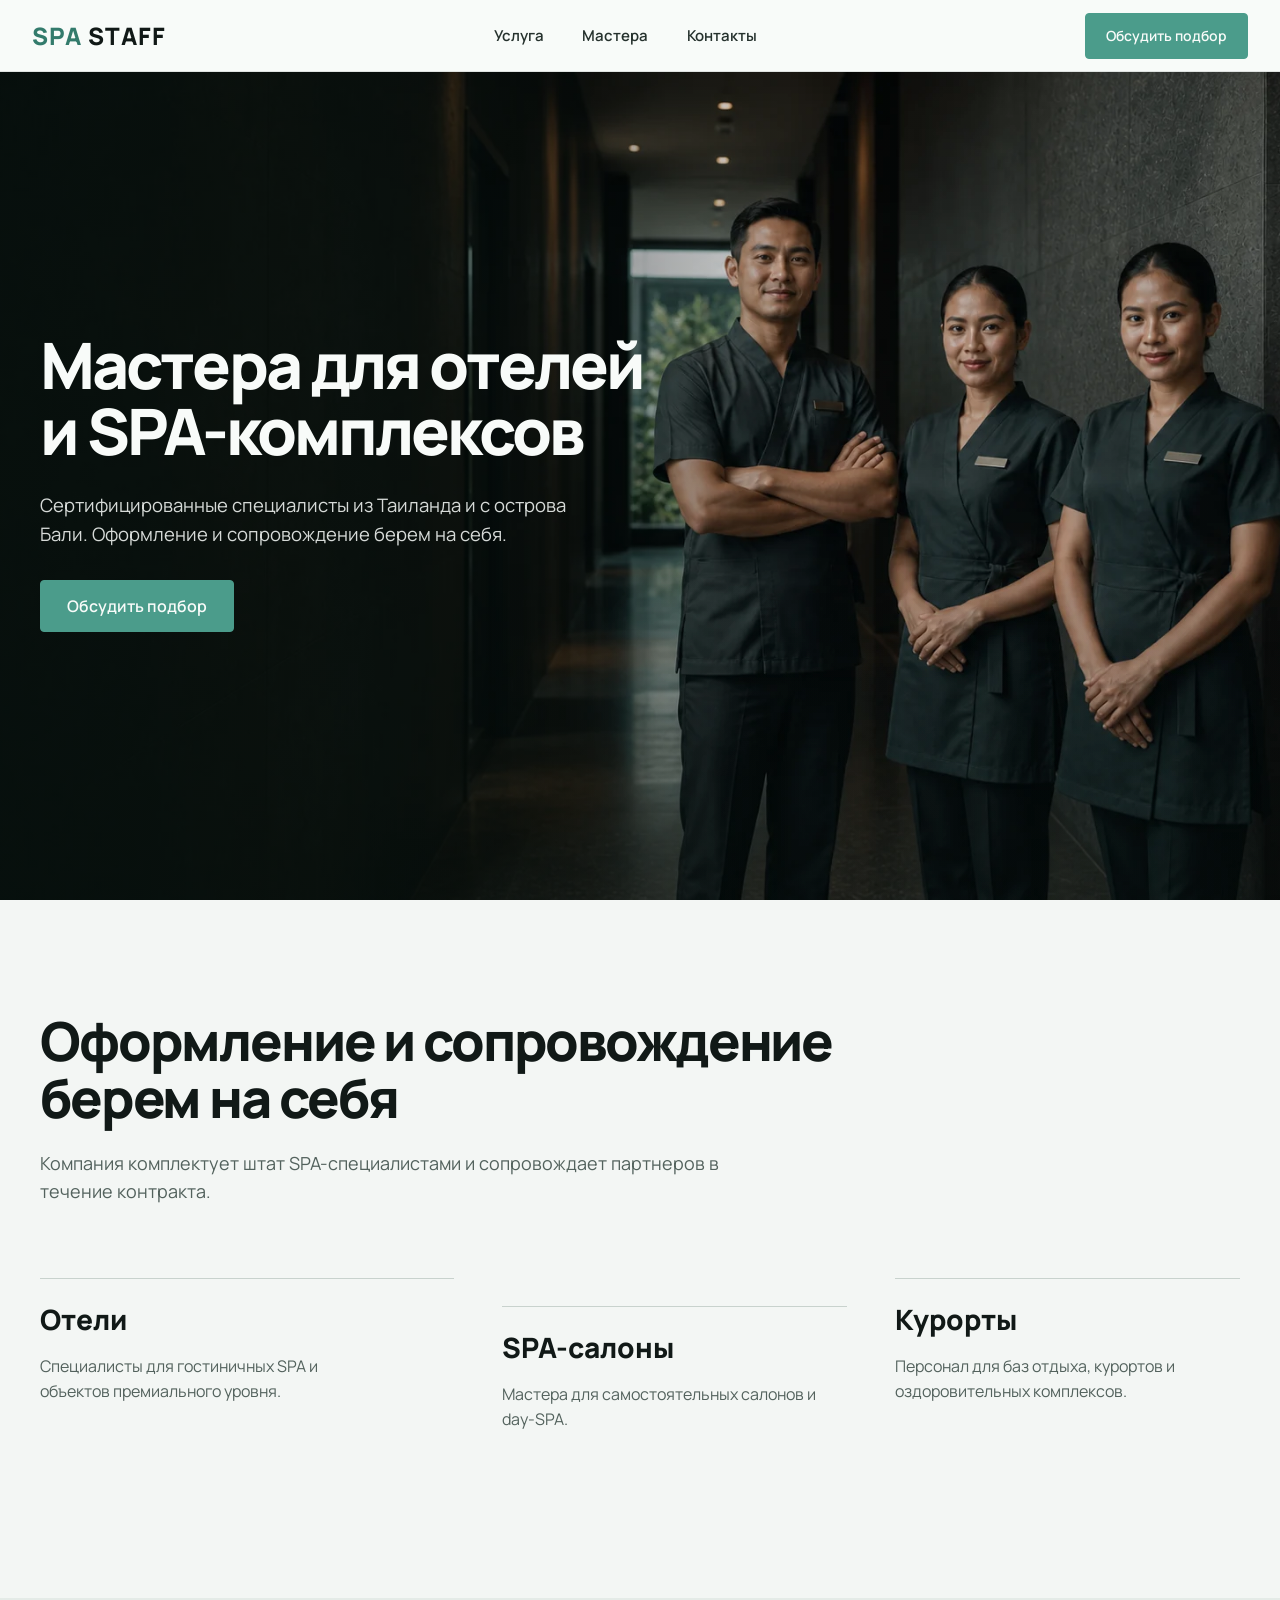
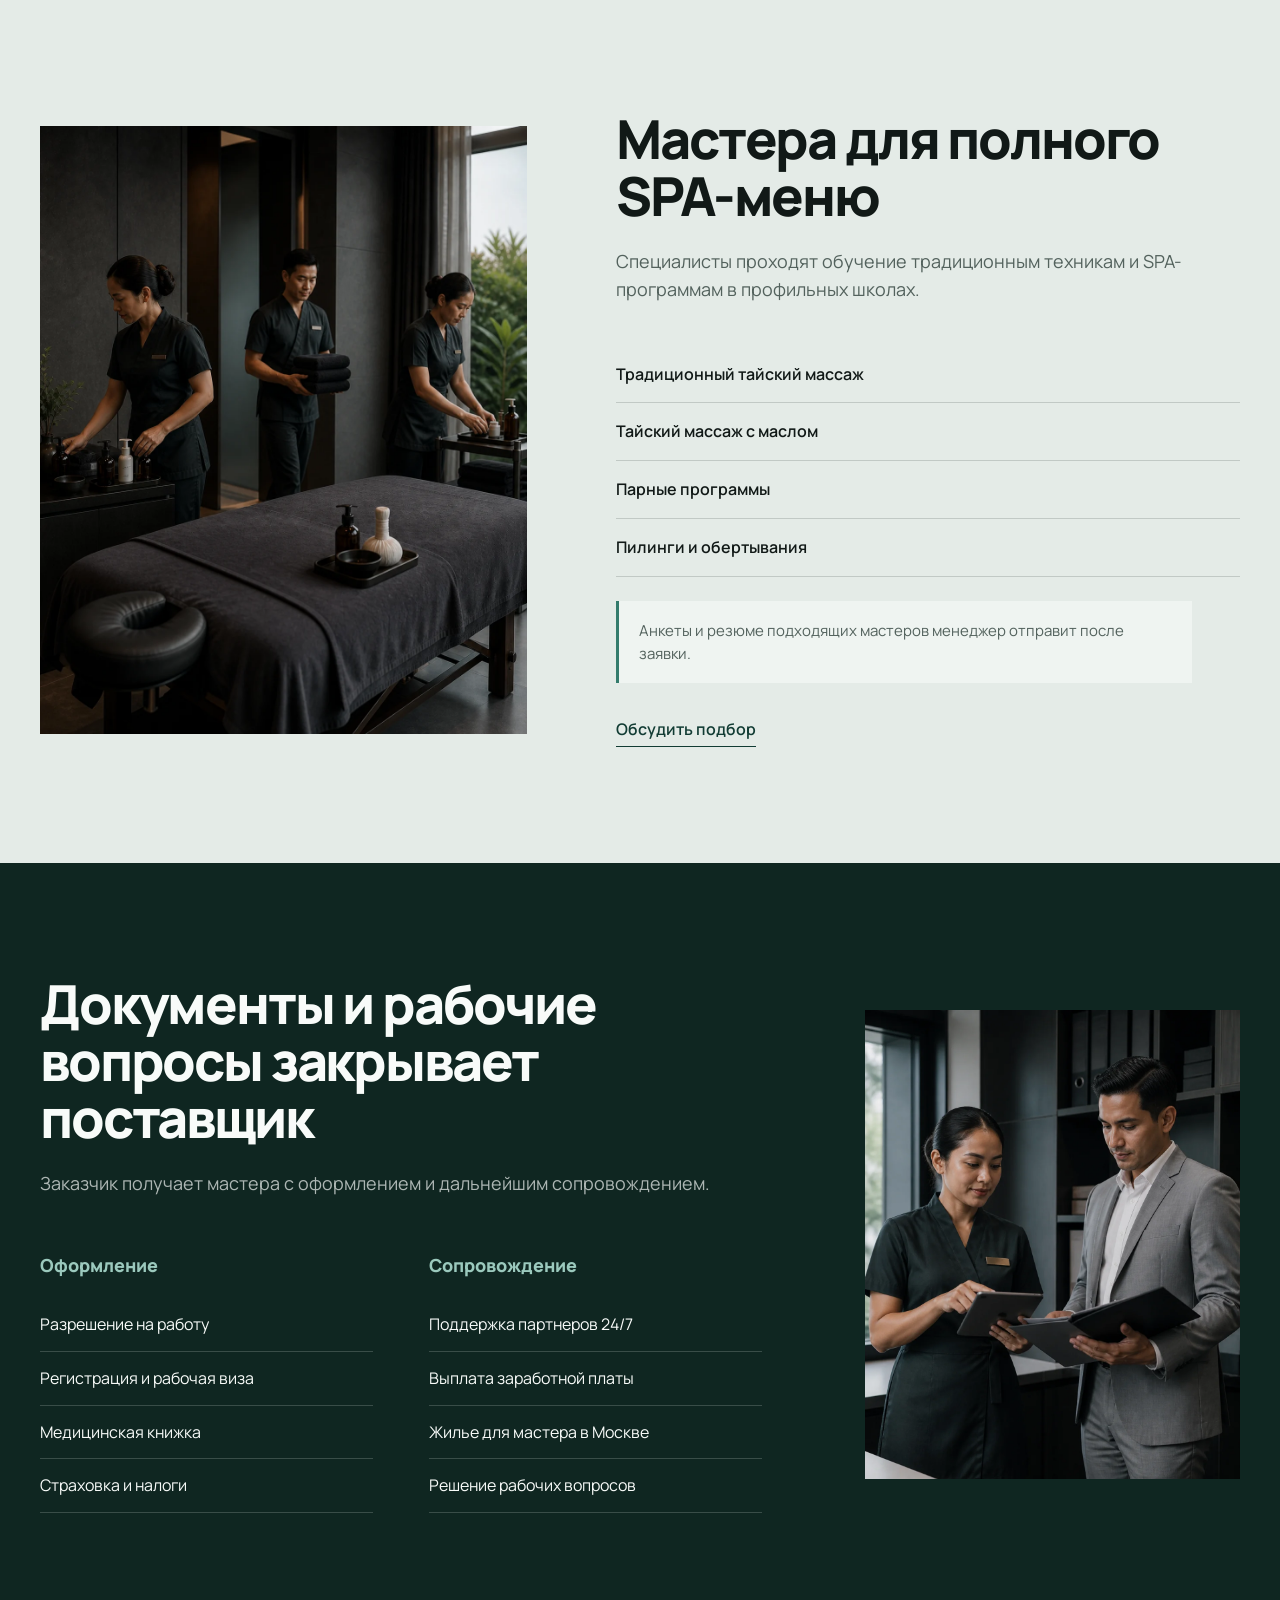
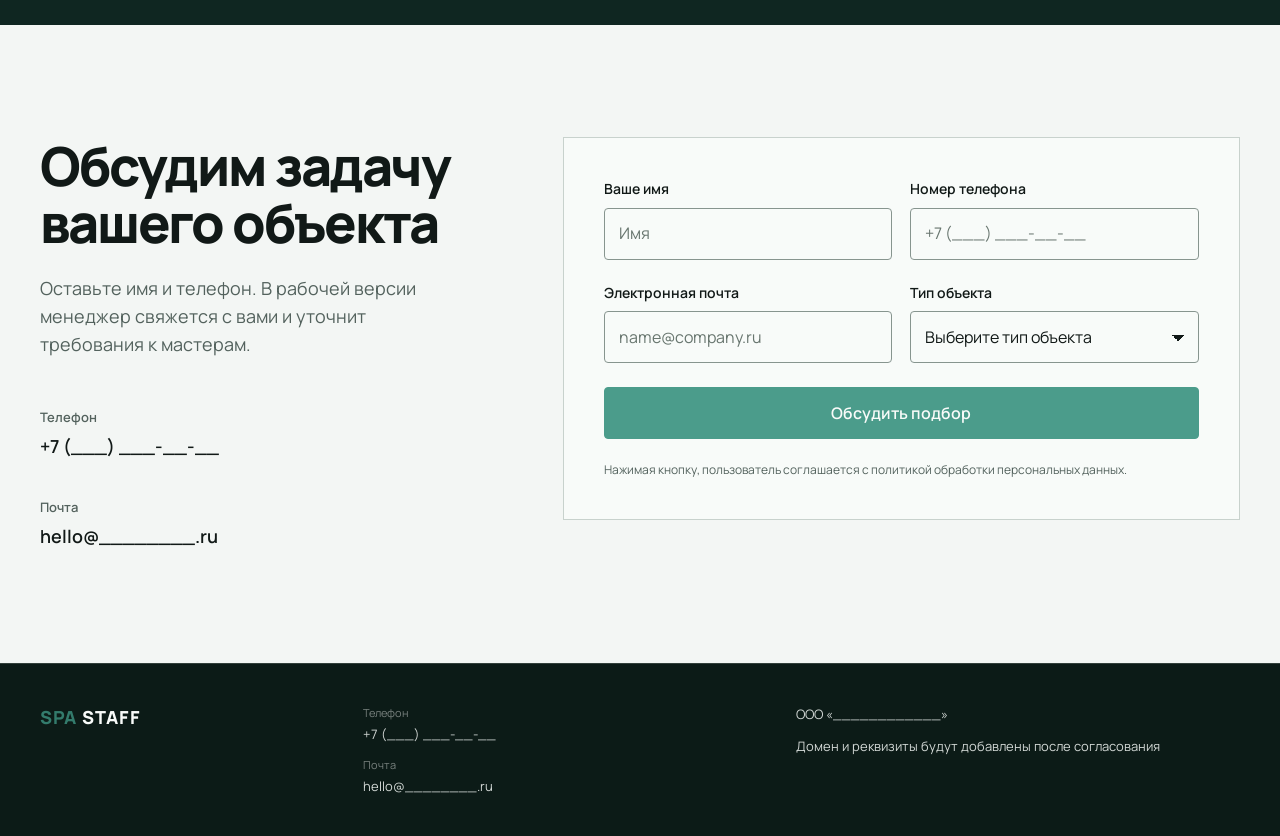
<file: index.html>
<!doctype html>
<html lang="ru">
  <head>
    <meta charset="utf-8">
    <meta name="viewport" content="width=device-width, initial-scale=1">
    <meta name="description" content="Демонстрационный макет сайта по подбору SPA-мастеров для отелей и SPA-комплексов.">
    <title>SPA STAFF | Демонстрационный макет</title>
    <link rel="preload" href="assets/fonts/manrope-cyrillic-400.woff2" as="font" type="font/woff2" crossorigin>
    <link rel="preload" href="assets/fonts/manrope-cyrillic-800.woff2" as="font" type="font/woff2" crossorigin>
    <link rel="preload" href="assets/hero-spa-staff.webp" as="image" type="image/webp" media="(min-width: 621px)" fetchpriority="high">
    <link rel="preload" href="assets/hero-spa-staff-mobile-v2.webp" as="image" type="image/webp" media="(max-width: 620px)" fetchpriority="high">
    <link rel="stylesheet" href="styles.css">
  </head>
  <body>
    <a class="skip-link" href="#main">К основному содержанию</a>

    <header class="site-header">
      <div class="header-inner">
        <a class="brand" href="#top" aria-label="SPA STAFF, к началу страницы">
          <span>SPA</span> STAFF
        </a>

        <button class="menu-toggle" type="button" aria-controls="primary-nav" aria-expanded="false" aria-label="Открыть меню">
          <span class="menu-toggle-label" aria-hidden="true">Меню</span>
          <span class="menu-toggle-icon" aria-hidden="true">
            <span></span>
            <span></span>
          </span>
        </button>

        <nav class="primary-nav" id="primary-nav" aria-label="Основная навигация">
          <a href="#service">Услуга</a>
          <a href="#masters">Мастера</a>
          <a href="#contact">Контакты</a>
        </nav>

        <a class="button button-small header-cta" href="#contact">Обсудить подбор</a>
      </div>
    </header>

    <main id="main">
      <section class="hero" id="top" aria-labelledby="hero-title">
        <picture class="hero-picture">
          <source media="(max-width: 620px)" srcset="assets/hero-spa-staff-mobile-v2.webp">
          <img
            class="hero-media"
            src="assets/hero-spa-staff.webp"
            alt="Три SPA-специалиста в коридоре современного отеля"
            width="1672"
            height="941"
            fetchpriority="high"
          >
        </picture>
        <div class="hero-scrim" aria-hidden="true"></div>
        <div class="container hero-inner">
          <div class="hero-copy">
            <h1 id="hero-title">Мастера для отелей и SPA-комплексов</h1>
            <p>Сертифицированные специалисты из Таиланда и с острова Бали. Оформление и сопровождение берем на себя.</p>
            <div class="hero-actions">
              <a class="button" href="#contact">Обсудить подбор</a>
            </div>
          </div>
        </div>
      </section>

      <section class="section scope" id="service" aria-labelledby="scope-title">
        <div class="container">
          <div class="section-heading" data-reveal>
            <h2 id="scope-title">Оформление и сопровождение берем на себя</h2>
            <p>Компания комплектует штат SPA-специалистами и сопровождает партнеров в течение контракта.</p>
          </div>

          <div class="audience-grid" data-reveal>
            <article class="audience-item">
              <h3>Отели</h3>
              <p>Специалисты для гостиничных SPA и объектов премиального уровня.</p>
            </article>
            <article class="audience-item">
              <h3>SPA-салоны</h3>
              <p>Мастера для самостоятельных салонов и day-SPA.</p>
            </article>
            <article class="audience-item">
              <h3>Курорты</h3>
              <p>Персонал для баз отдыха, курортов и оздоровительных комплексов.</p>
            </article>
          </div>
        </div>
      </section>

      <section class="section masters" id="masters" aria-labelledby="masters-title">
        <div class="container masters-layout">
          <figure class="masters-media" data-reveal>
            <img
              src="assets/masters-preparing-portrait-v3.webp"
              alt="SPA-специалисты готовят массажный кабинет и рабочие материалы"
              width="1122"
              height="1402"
              loading="lazy"
            >
          </figure>

          <div class="masters-copy" data-reveal>
            <h2 id="masters-title">Мастера для полного SPA-меню</h2>
            <p>Специалисты проходят обучение традиционным техникам и SPA-программам в профильных школах.</p>

            <ul class="technique-list">
              <li>Традиционный тайский массаж</li>
              <li>Тайский массаж с маслом</li>
              <li>Парные программы</li>
              <li>Пилинги и обертывания</li>
            </ul>

            <p class="note">Анкеты и резюме подходящих мастеров менеджер отправит после заявки.</p>
            <a class="text-link text-link-dark" href="#contact">Обсудить подбор</a>
          </div>
        </div>
      </section>

      <section class="section responsibilities" id="responsibilities" aria-labelledby="responsibilities-title">
        <div class="container responsibilities-layout">
          <div class="responsibilities-copy" data-reveal>
            <h2 id="responsibilities-title">Документы и рабочие вопросы закрывает поставщик</h2>
            <p>Заказчик получает мастера с оформлением и дальнейшим сопровождением.</p>

            <div class="responsibility-groups">
              <div>
                <h3>Оформление</h3>
                <ul>
                  <li>Разрешение на работу</li>
                  <li>Регистрация и рабочая виза</li>
                  <li>Медицинская книжка</li>
                  <li>Страховка и налоги</li>
                </ul>
              </div>
              <div>
                <h3>Сопровождение</h3>
                <ul>
                  <li>Поддержка партнеров 24/7</li>
                  <li>Выплата заработной платы</li>
                  <li>Жилье для мастера в Москве</li>
                  <li>Решение рабочих вопросов</li>
                </ul>
              </div>
            </div>
          </div>

          <figure class="responsibilities-media" data-reveal>
            <img
              src="assets/onboarding-documents.webp"
              alt="SPA-специалист и менеджер обсуждают рабочие документы"
              width="1120"
              height="1400"
              loading="lazy"
            >
          </figure>
        </div>
      </section>

      <section class="section contact" id="contact" aria-labelledby="contact-title">
        <div class="container contact-layout">
          <div class="contact-copy" data-reveal>
            <h2 id="contact-title">Обсудим задачу вашего объекта</h2>
            <p>Оставьте имя и телефон. В рабочей версии менеджер свяжется с вами и уточнит требования к мастерам.</p>

            <dl class="contact-placeholders">
              <div>
                <dt>Телефон</dt>
                <dd>+7 (___) ___-__-__</dd>
              </div>
              <div>
                <dt>Почта</dt>
                <dd>hello@________.ru</dd>
              </div>
            </dl>
          </div>

          <div class="mock-form" role="group" aria-label="Демонстрационная форма заявки" data-reveal>
            <div class="field">
              <label for="name">Ваше имя</label>
              <input id="name" name="name" type="text" autocomplete="name" placeholder="Имя">
            </div>
            <div class="field">
              <label for="phone">Номер телефона</label>
              <input id="phone" name="phone" type="tel" autocomplete="tel" placeholder="+7 (___) ___-__-__">
            </div>
            <div class="field">
              <label for="email">Электронная почта</label>
              <input id="email" name="email" type="email" autocomplete="email" placeholder="name@company.ru">
            </div>
            <div class="field">
              <label for="object-type">Тип объекта</label>
              <select id="object-type" name="object-type">
                <option value="" selected>Выберите тип объекта</option>
                <option value="hotel">Отель</option>
                <option value="spa">SPA-салон</option>
                <option value="resort">Курорт или комплекс</option>
              </select>
            </div>
            <button class="button form-button" id="mock-submit" type="button">Обсудить подбор</button>
            <p class="form-helper">Нажимая кнопку, пользователь соглашается с политикой обработки персональных данных.</p>
            <p class="form-status" id="form-status" role="status" aria-live="polite"></p>
          </div>
        </div>
      </section>
    </main>

    <footer class="site-footer">
      <div class="container footer-grid">
        <a class="brand brand-footer" href="#top"><span>SPA</span> STAFF</a>
        <div class="footer-contacts">
          <p><span>Телефон</span>+7 (___) ___-__-__</p>
          <p><span>Почта</span>hello@________.ru</p>
        </div>
        <div class="footer-meta">
          <p>ООО «____________»</p>
          <p>Домен и реквизиты будут добавлены после согласования</p>
        </div>
      </div>
    </footer>

    <script src="script.js"></script>
  </body>
</html>
</file>
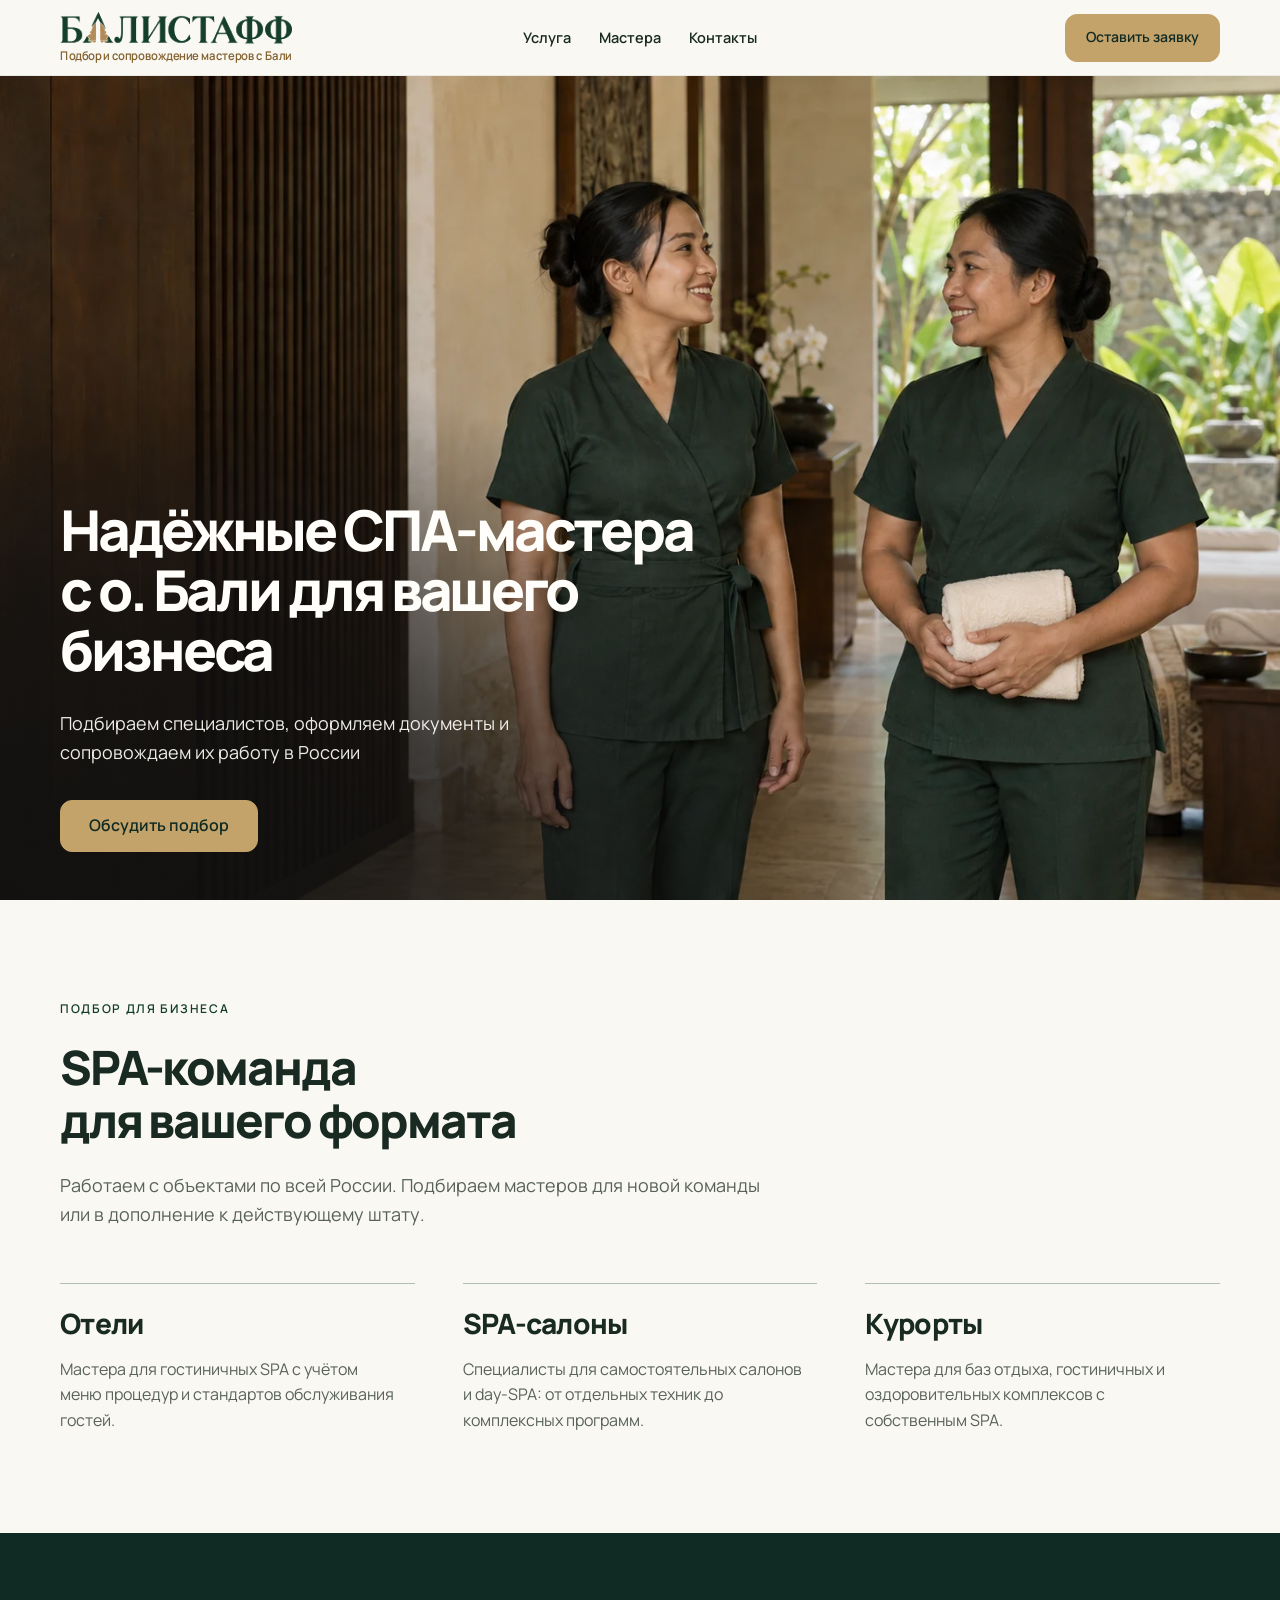
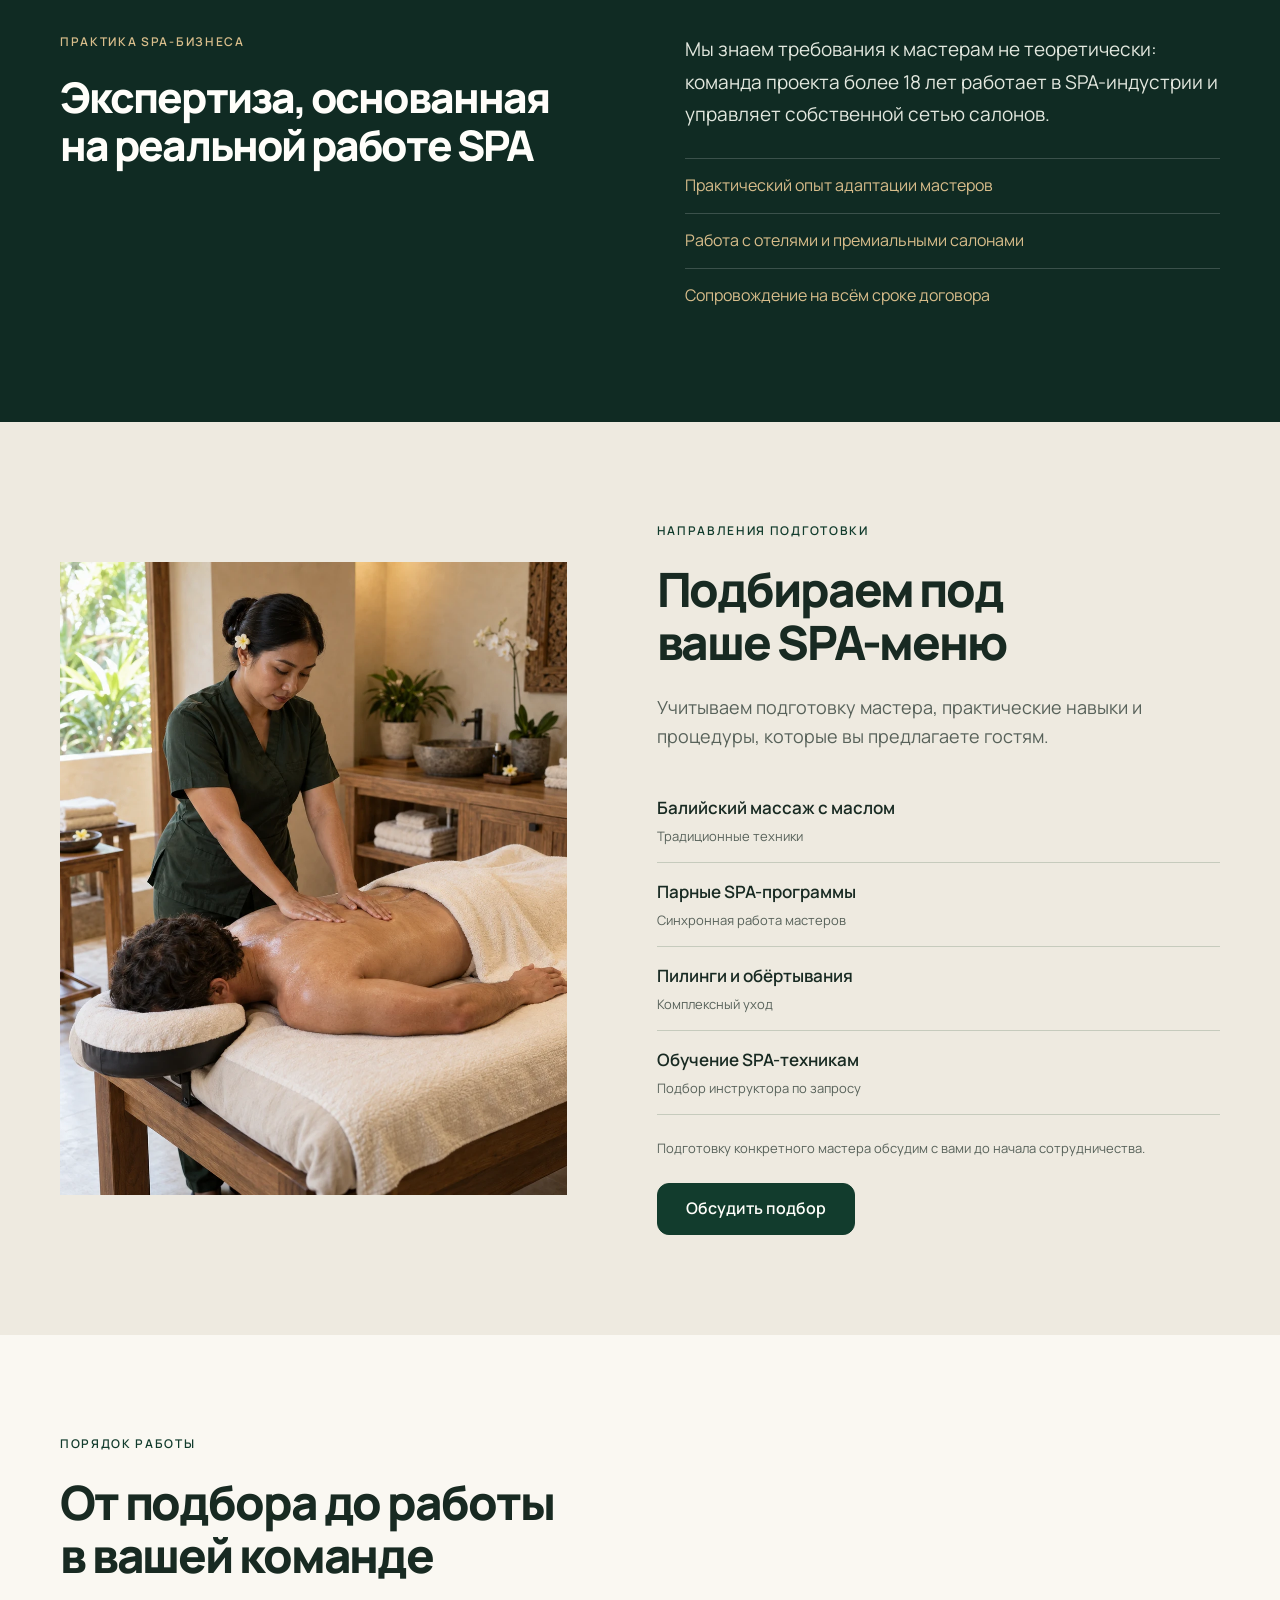
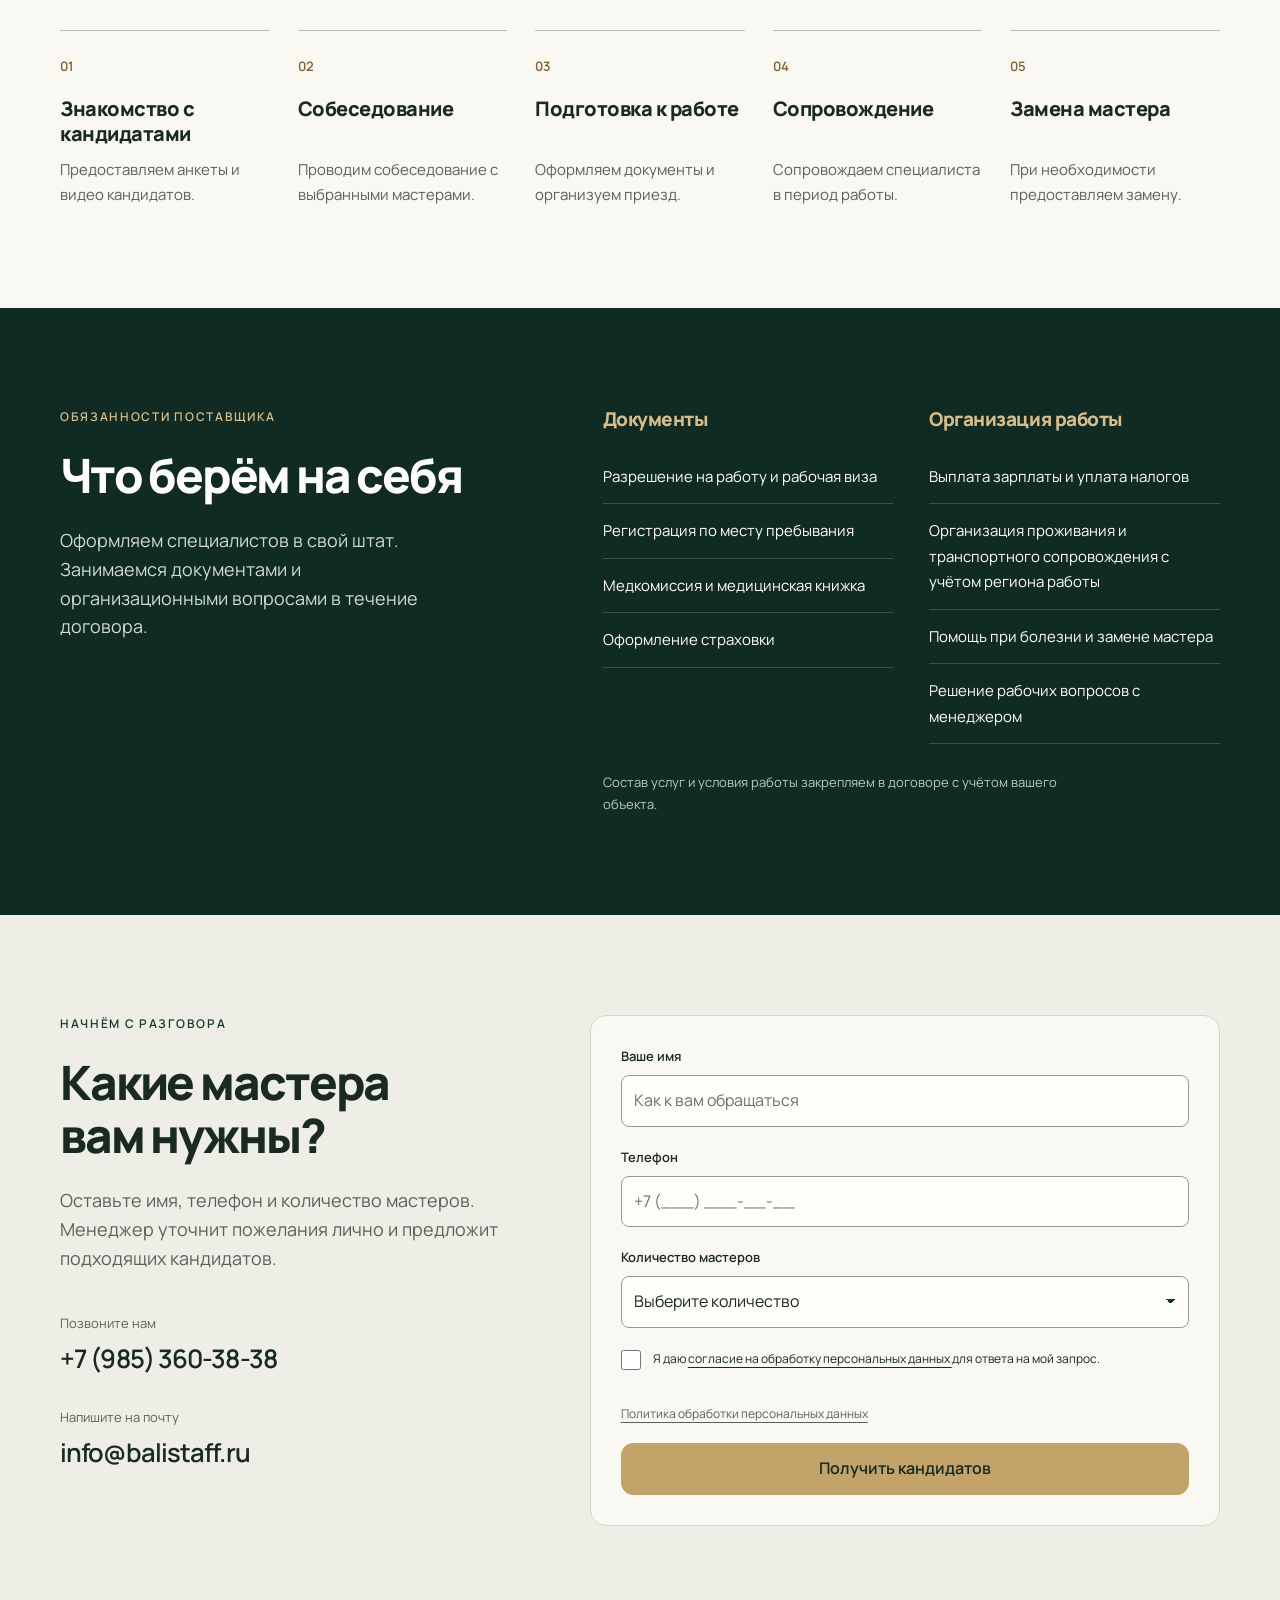
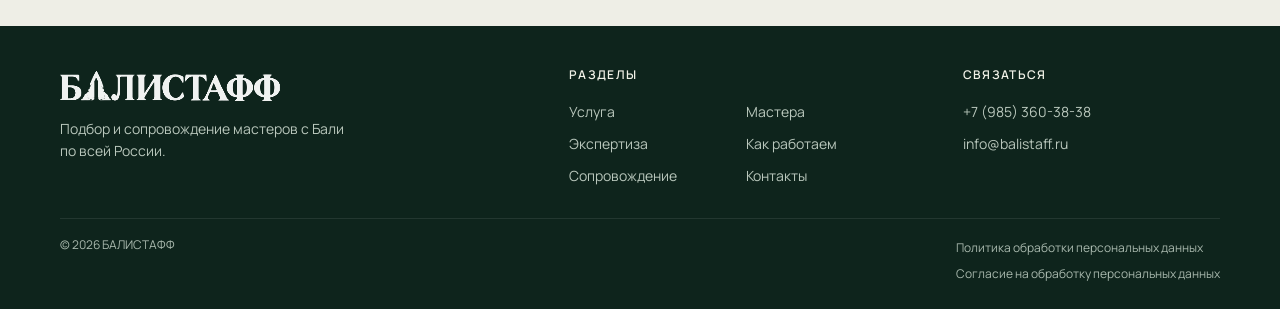
<file: balistaff/index.html>
<!doctype html>
<html lang="ru">
<head>
  <meta charset="utf-8">
  <meta name="viewport" content="width=device-width, initial-scale=1">
  <meta name="description" content="БАЛИСТАФФ — подбор и сопровождение мастеров с Бали для отелей, SPA-салонов и курортных комплексов. Обсудите требования к специалистам.">
  <meta name="robots" content="noindex, nofollow">
  <meta name="theme-color" content="#123c2d">
  <title>БАЛИСТАФФ — подбор и сопровождение мастеров с Бали</title>
  <link rel="preload" href="assets/fonts/manrope-cyrillic-400.woff2" as="font" type="font/woff2" crossorigin>
  <link rel="preload" href="assets/fonts/manrope-cyrillic-800.woff2" as="font" type="font/woff2" crossorigin>
  <link rel="preload" href="assets/hero-women-v1-desktop.webp" as="image" media="(min-width: 621px), (orientation: landscape)" fetchpriority="high">
  <link rel="preload" href="assets/hero-women-mobile-full-v1.webp" as="image" media="(max-width: 620px) and (orientation: portrait)" fetchpriority="high">
  <link rel="icon" href="assets/favicon-32.png?v=20260914-square" type="image/png" sizes="32x32">
  <link rel="icon" href="assets/favicon.svg?v=20260914-square" type="image/svg+xml" sizes="any">
  <link rel="apple-touch-icon" href="assets/apple-touch-icon.png?v=20260914-square" sizes="180x180">
  <link rel="stylesheet" href="styles.css?v=20260917-client-feedback-3">
  <script src="script.js?v=20260917-client-feedback" defer></script>
</head>
<body>
  <a class="skip-link" href="#main">К основному содержанию</a>
  <div class="menu-backdrop" aria-hidden="true"></div>
  <header class="site-header header-overlay">
    <div class="header-inner">
      <a class="brand" href="#top" aria-label="БАЛИСТАФФ, к началу страницы"><svg class="brand-wordmark" viewBox="0 0 1000 137" role="img" aria-label="БАЛИСТАФФ"><defs><filter id="brand-paper" color-interpolation-filters="sRGB"><feColorMatrix type="matrix" values="1 0 0 0 0  0 1 0 0 0  0 0 1 0 0  -1 -1 -1 0 2.8"/><feComposite in2="SourceAlpha" operator="in"/></filter></defs><image href="assets/logo.webp" width="1000" height="184" filter="url(#brand-paper)"/></svg><svg class="brand-tagline" viewBox="0 0 280 19" role="img" aria-label="Подбор и сопровождение мастеров с Бали"><text x="0" y="15" textLength="280" lengthAdjust="spacingAndGlyphs">Подбор и сопровождение мастеров с Бали</text></svg></a>
      <button class="menu-toggle" type="button" aria-controls="primary-nav" aria-expanded="false" aria-label="Открыть меню"><span class="menu-toggle-icon" aria-hidden="true"><span></span><span></span><span></span></span></button>
      <nav class="primary-nav" id="primary-nav" aria-label="Основная навигация">
        <a href="#service">Услуга</a><a href="#masters">Мастера</a><a href="#contact">Контакты</a>
        <div class="nav-contact"><a class="button" href="#contact">Оставить заявку</a></div>
      </nav>
      <a class="button header-cta" href="#contact">Оставить заявку</a>
    </div>
  </header>
  <main id="main" tabindex="-1">
    <section class="hero" id="top" aria-labelledby="hero-title">
      <picture class="hero-picture"><source media="(max-width: 620px) and (orientation: portrait)" srcset="assets/hero-women-mobile-full-v1.webp" width="842" height="1868"><img class="hero-media" src="assets/hero-women-v1-desktop.webp" width="1672" height="941" alt="Две балийские массажистки в SPA-кабинете — иллюстрация, созданная с помощью ИИ" fetchpriority="high"></picture>
      <div class="hero-scrim" aria-hidden="true"></div>
      <div class="container hero-inner"><div class="hero-copy">
        <h1 id="hero-title">Надёжные <span class="hero-title-unit">СПА-мастера</span> с&nbsp;о.&nbsp;Бали для&nbsp;вашего бизнеса</h1>
        <p>Подбираем специалистов, оформляем документы и сопровождаем их работу в России</p>
        <div class="hero-actions"><a class="button" href="#contact">Обсудить подбор</a></div>
      </div></div>
    </section>
    <section class="section scope" id="service" aria-labelledby="scope-title">
      <div class="container">
        <div class="section-heading"><p class="eyebrow">Подбор для бизнеса</p><h2 id="scope-title">SPA-команда<br>для вашего формата</h2><p>Работаем с объектами по всей России. Подбираем мастеров для новой команды или в дополнение к действующему штату.</p></div>
        <div class="audience-grid">
          <article class="audience-item"><h3>Отели</h3><p>Мастера для гостиничных SPA с учётом меню процедур и стандартов обслуживания гостей.</p></article>
          <article class="audience-item"><h3>SPA-салоны</h3><p>Специалисты для самостоятельных салонов и day-SPA: от отдельных техник до комплексных программ.</p></article>
          <article class="audience-item"><h3>Курорты</h3><p>Мастера для баз отдыха, гостиничных и оздоровительных комплексов с собственным SPA.</p></article>
        </div>
      </div>
    </section>
    <section class="section expertise" id="expertise" aria-labelledby="expertise-title">
      <div class="container expertise-layout">
        <div class="expertise-heading"><p class="eyebrow">Практика SPA-бизнеса</p><h2 id="expertise-title">Экспертиза, основанная на реальной работе SPA</h2></div>
        <div class="expertise-body"><p class="expertise-intro">Мы знаем требования к мастерам не теоретически: команда проекта более 18 лет работает в SPA-индустрии и управляет собственной сетью салонов.</p>
          <ul class="expertise-facts"><li>Практический опыт адаптации мастеров</li><li>Работа с отелями и премиальными салонами</li><li>Сопровождение на всём сроке договора</li></ul>
        </div>
      </div>
    </section>
    <section class="section masters" id="masters" aria-labelledby="masters-title">
      <div class="container masters-layout">
        <figure class="masters-media"><img src="assets/masters-male-client-v1.webp" width="1000" height="1250" alt="Балийская массажистка выполняет массаж спины клиенту, лежащему на массажном столе — иллюстрация, созданная с помощью ИИ" loading="lazy"></figure>
        <div class="masters-copy"><p class="eyebrow">Направления подготовки</p><h2 id="masters-title">Подбираем под<br> ваше SPA-меню</h2><p>Учитываем подготовку мастера, практические навыки и процедуры, которые вы предлагаете гостям.</p>
          <ul class="technique-list">
            <li><span>Балийский массаж с маслом</span><span class="technique-detail">Традиционные техники</span></li>
            <li><span>Парные SPA-программы</span><span class="technique-detail">Синхронная работа мастеров</span></li>
            <li><span>Пилинги и обёртывания</span><span class="technique-detail">Комплексный уход</span></li>
            <li><span>Обучение SPA-техникам</span><span class="technique-detail">Подбор инструктора по запросу</span></li>
          </ul>
          <p class="note">Подготовку конкретного мастера обсудим с вами до начала сотрудничества.</p>
          <a class="button button-secondary" href="#contact">Обсудить подбор</a>
        </div>
      </div>
    </section>
    <section class="section process" id="process" aria-labelledby="process-title">
      <div class="container">
        <div class="section-heading"><p class="eyebrow">Порядок работы</p><h2 id="process-title">От подбора до работы<br>в вашей команде</h2></div>
        <ol class="process-list">
          <li><span class="step-number" aria-hidden="true">01</span><h3>Знакомство с кандидатами</h3><p>Предоставляем анкеты и видео кандидатов.</p></li>
          <li><span class="step-number" aria-hidden="true">02</span><h3>Собеседование</h3><p>Проводим собеседование с выбранными мастерами.</p></li>
          <li><span class="step-number" aria-hidden="true">03</span><h3>Подготовка к работе</h3><p>Оформляем документы и организуем приезд.</p></li>
          <li><span class="step-number" aria-hidden="true">04</span><h3>Сопровождение</h3><p>Сопровождаем специалиста в период работы.</p></li>
          <li><span class="step-number" aria-hidden="true">05</span><h3>Замена мастера</h3><p>При необходимости предоставляем замену.</p></li>
        </ol>
      </div>
    </section>
    <section class="section responsibilities" id="support" aria-labelledby="support-title">
      <div class="container responsibilities-layout">
        <div class="responsibilities-copy"><p class="eyebrow">Обязанности поставщика</p><h2 id="support-title">Что берём на себя</h2><p>Оформляем специалистов в свой штат. Занимаемся документами и организационными вопросами в течение договора.</p>
          </div><div class="support-body"><div class="responsibility-groups">
            <div><h3>Документы</h3><ul><li>Разрешение на работу и рабочая виза</li><li>Регистрация по месту пребывания</li><li>Медкомиссия и медицинская книжка</li><li>Оформление страховки</li></ul></div>
            <div><h3>Организация работы</h3><ul><li>Выплата зарплаты и уплата налогов</li><li>Организация проживания и транспортного сопровождения с учётом региона работы</li><li>Помощь при болезни и замене мастера</li><li>Решение рабочих вопросов с менеджером</li></ul></div>
          </div>
          <p class="support-note">Состав услуг и условия работы закрепляем в договоре с учётом вашего объекта.</p>
        </div>
      </div>
    </section>
    <!-- Согласованные кейсы можно добавлять через этот шаблон. До получения материалов он не отображается. -->
    <template id="approved-case-template"><article class="approved-case"><h3></h3><p></p></article></template>
    <section class="section contact" id="contact" aria-labelledby="contact-title"><div class="container contact-layout">
      <div class="contact-copy"><p class="eyebrow">Начнём с разговора</p><h2 id="contact-title">Какие мастера<br>вам нужны?</h2><p>Оставьте имя, телефон и количество мастеров. Менеджер уточнит пожелания лично и предложит подходящих кандидатов.</p>
        <dl class="contact-details"><div><dt>Позвоните нам</dt><dd><a href="tel:+79853603838">+7 (985) 360-38-38</a></dd></div><div><dt>Напишите на почту</dt><dd><a href="mailto:info@balistaff.ru">info@balistaff.ru</a></dd></div></dl>
      </div>
      <form class="inquiry-form" id="inquiry-form" novalidate aria-label="Получить кандидатов">
        <div class="field field-name"><label for="name">Ваше имя</label><input id="name" type="text" autocomplete="name" placeholder="Как к вам обращаться" maxlength="80" required aria-describedby="name-error"><p class="field-error" id="name-error"></p></div>
        <div class="field"><label for="phone">Телефон</label><input id="phone" type="tel" inputmode="tel" autocomplete="tel" placeholder="+7 (___) ___-__-__" maxlength="24" required aria-describedby="phone-error"><p class="field-error" id="phone-error"></p></div>
        <div class="field"><label for="quantity">Количество мастеров</label><select id="quantity" required aria-describedby="quantity-error"><option value="">Выберите количество</option><option value="1">1</option><option value="2">2</option><option value="3">3</option><option value="4">4</option><option value="5">5</option><option value="6">6</option><option value="7">7</option><option value="8">8</option><option value="9">9</option><option value="10">10</option><option value="more">Больше 10</option></select><p class="field-error" id="quantity-error"></p></div>
        <div class="consent-field"><label class="consent-label" for="consent"><input id="consent" type="checkbox" required aria-describedby="consent-error"><span>Я даю <a href="consent.html" target="_blank" rel="noopener">согласие на обработку персональных данных <span class="sr-only">(в новой вкладке)</span></a> для ответа на мой запрос.</span></label><p class="field-error" id="consent-error"></p></div>
        <p class="form-helper"><a href="privacy.html" target="_blank" rel="noopener">Политика обработки персональных данных<span class="sr-only"> (в новой вкладке)</span></a></p>
        <button class="button form-button" id="inquiry-submit" type="submit" disabled>Получить кандидатов</button>
        <noscript><p class="form-helper">Для работы формы включите JavaScript или свяжитесь с нами: <a href="tel:+79853603838">+7 (985) 360-38-38</a>, <a href="mailto:info@balistaff.ru">info@balistaff.ru</a>.</p></noscript>
        <p class="form-status" id="form-status" role="status" aria-live="polite" tabindex="-1"></p>
      </form>
    </div></section>
  </main>
  <footer class="site-footer"><div class="container">
    <div class="footer-grid">
      <div class="footer-about"><a class="footer-brand" href="#top" aria-label="БАЛИСТАФФ, к началу страницы"><svg class="footer-wordmark" viewBox="0 0 1000 137" role="img" aria-label="БАЛИСТАФФ"><defs><filter id="footer-paper" color-interpolation-filters="sRGB"><feColorMatrix type="matrix" values="1 0 0 0 0  0 1 0 0 0  0 0 1 0 0  -1 -1 -1 0 2.8"/><feComposite in2="SourceAlpha" operator="in"/></filter></defs><image href="assets/logo.webp" width="1000" height="184" filter="url(#footer-paper)"/></svg></a><p>Подбор и сопровождение мастеров с Бали<br>по всей России.</p></div>
      <div class="footer-column"><p class="footer-title">Разделы</p><nav class="footer-nav" aria-label="Навигация в подвале"><a href="#service">Услуга</a><a href="#masters">Мастера</a><a href="#expertise">Экспертиза</a><a href="#process">Как работаем</a><a href="#support">Сопровождение</a><a href="#contact">Контакты</a></nav></div>
      <div class="footer-column"><p class="footer-title">Связаться</p><div class="footer-contacts"><a href="tel:+79853603838">+7 (985) 360-38-38</a><a href="mailto:info@balistaff.ru">info@balistaff.ru</a></div></div>
    </div>
    <div class="footer-bottom">
      <div class="footer-company"><p>© 2026 БАЛИСТАФФ</p></div>
      <div class="footer-meta"><a href="privacy.html">Политика обработки персональных данных</a><a href="consent.html">Согласие на обработку персональных данных</a></div>
    </div>
  </div></footer>
</body>
</html>
</file>
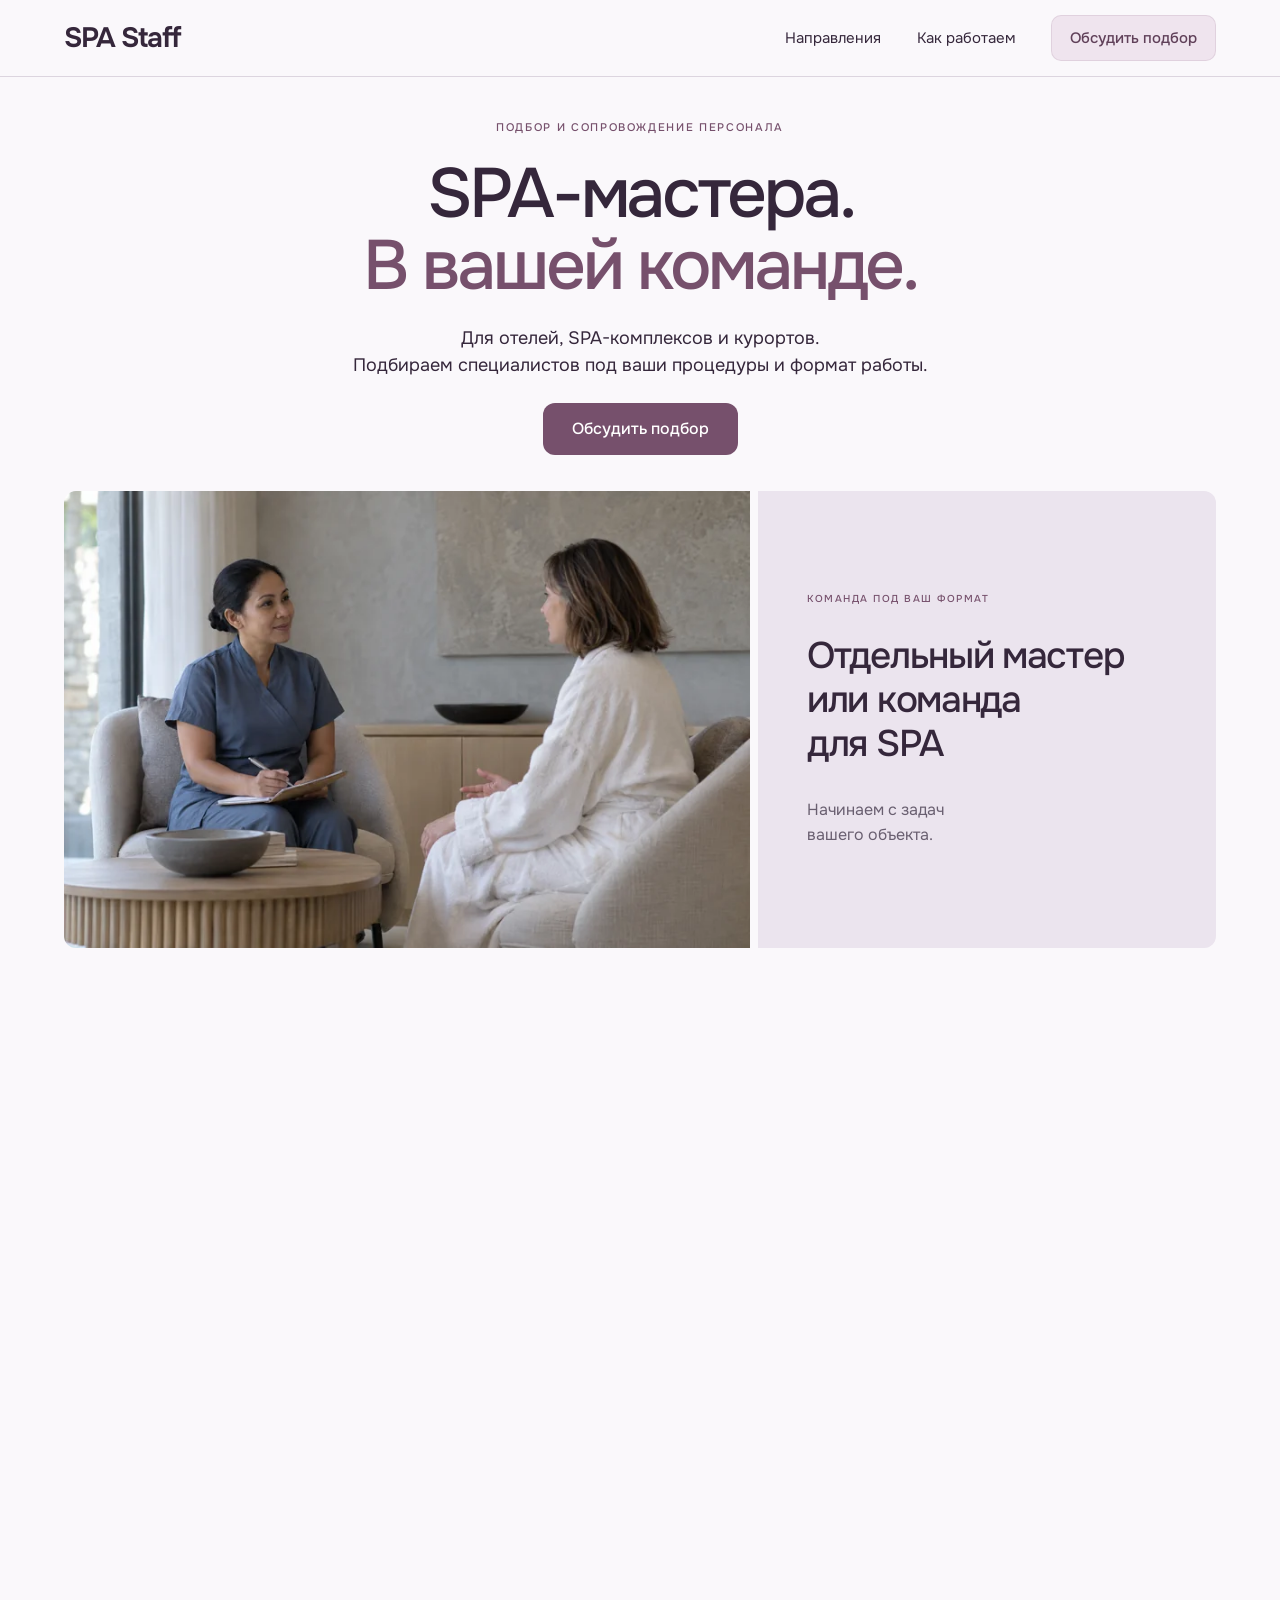
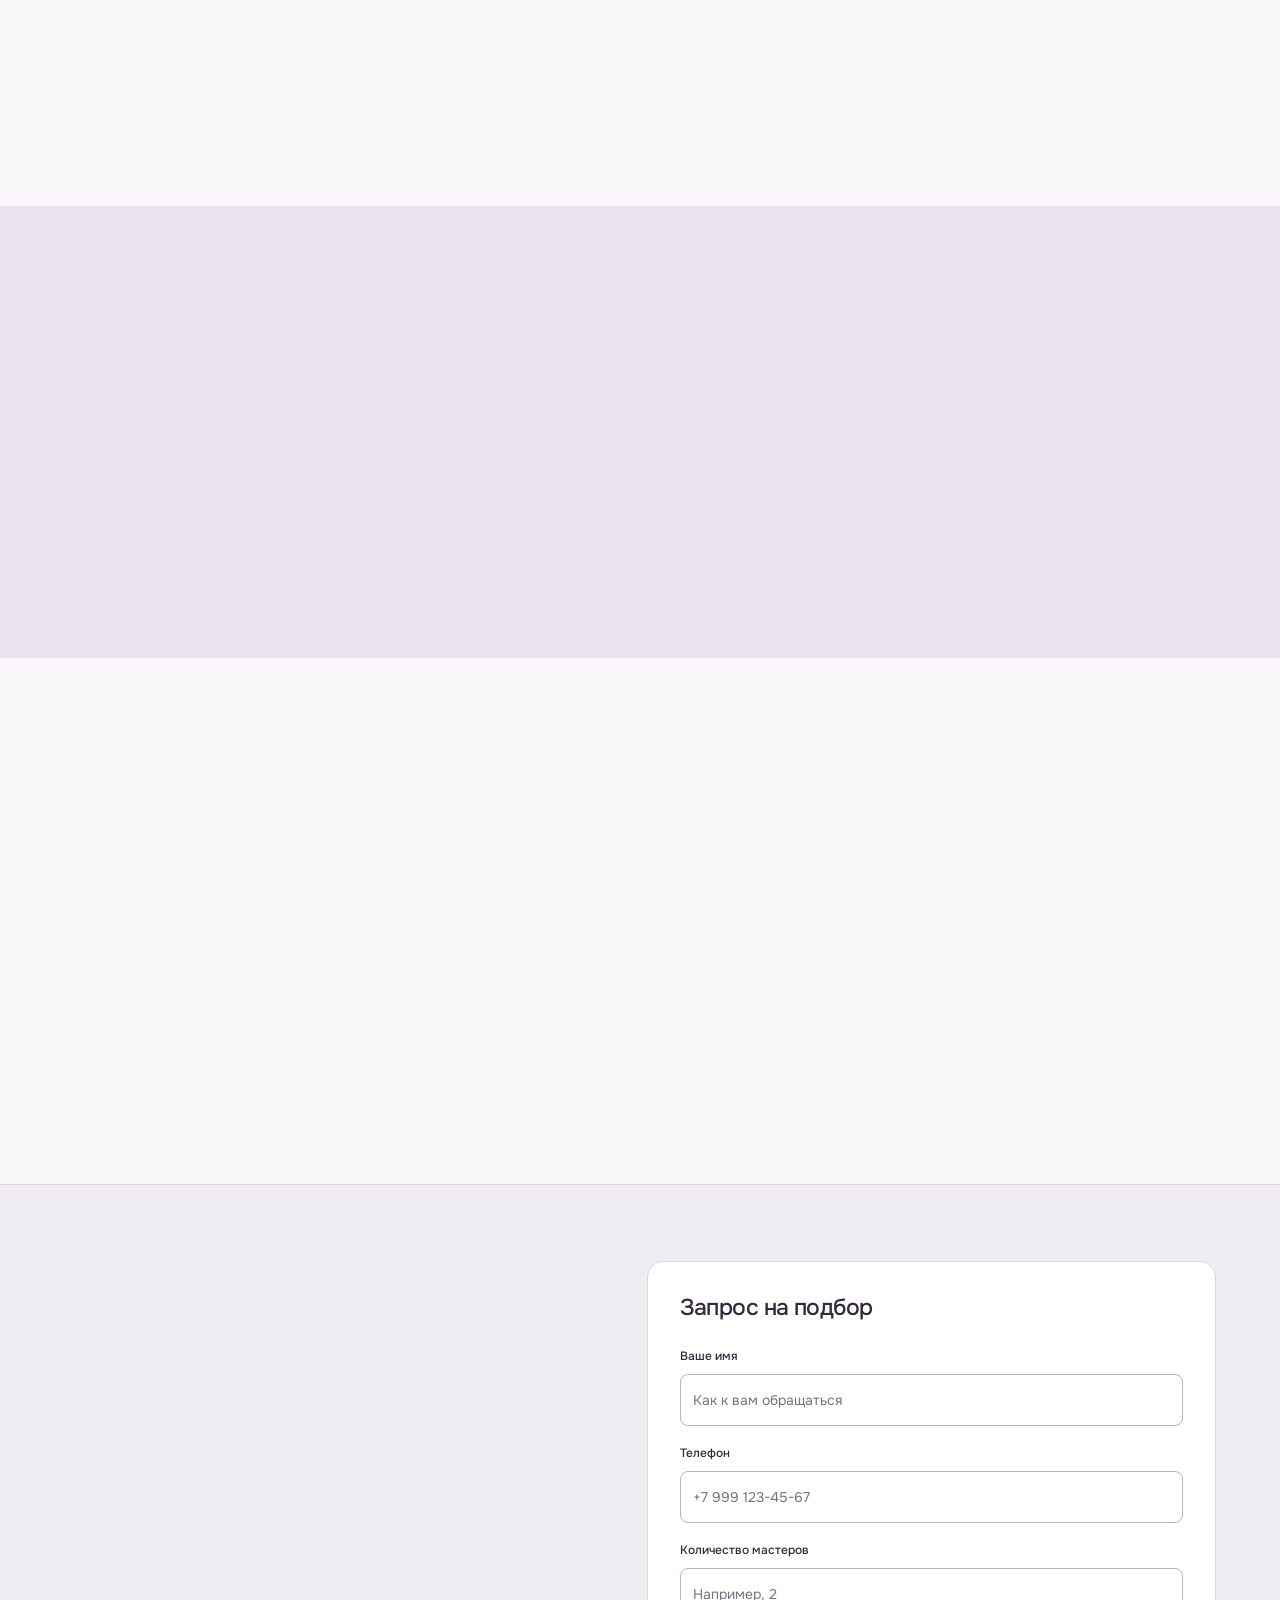
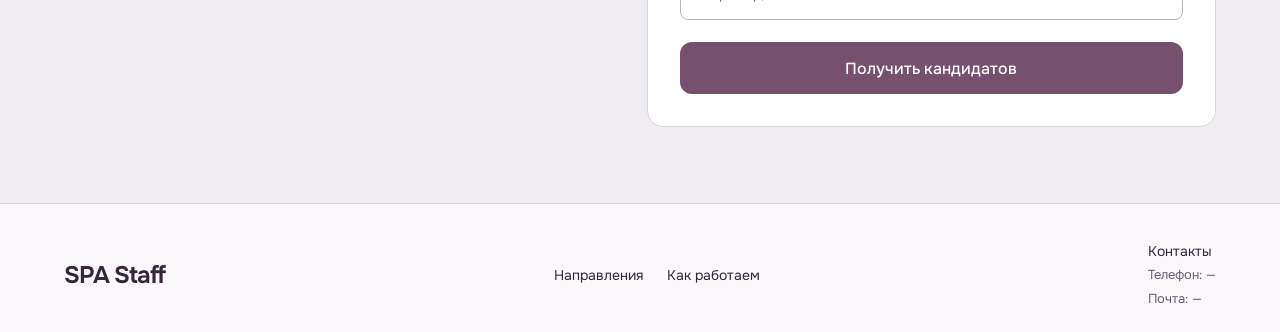
<file: spa-new-site-01/index.html>
<!doctype html>
<html lang="ru">
<head>
  <meta charset="utf-8">
  <meta name="viewport" content="width=device-width,initial-scale=1">
  <meta name="theme-color" content="#FAF8FB">
  <meta name="robots" content="noindex,nofollow">
  <meta name="description" content="Подбор и сопровождение SPA-мастеров для отелей, SPA-комплексов и курортов.">
  <meta http-equiv="Content-Security-Policy" content="default-src 'self'; img-src 'self'; style-src 'self'; script-src 'self'; font-src 'self'; connect-src 'none'; form-action 'none'; base-uri 'self'; object-src 'none'">
  <title>SPA Staff — SPA-мастера для бизнеса</title>
  <link rel="icon" href="assets/favicon.svg" type="image/svg+xml">
  <link rel="preload" href="assets/fonts/onest-cyrillic-wght-normal.woff2" as="font" type="font/woff2" crossorigin>
  <link rel="stylesheet" href="styles.css?v=20260915-controls">
  <link rel="stylesheet" href="controls.css?v=20260918-narrow-layout">
  <script src="script.js?v=20260918-short-form" defer></script>
</head>
<body id="top">
  <a class="skip-link" href="#main">Перейти к содержанию</a>
  <header class="site-header">
    <div class="container header-inner">
      <a class="brand" href="#top" aria-label="SPA Staff — в начало"><span>SPA Staff</span></a>
      <nav class="desktop-nav" aria-label="Главная навигация"><a href="#expertise">Направления</a><a href="#process">Как работаем</a><a class="header-cta" href="#request">Обсудить подбор</a></nav>
      <details class="mobile-menu"><summary aria-label="Меню сайта"><span class="menu-icon" aria-hidden="true"><span></span><span></span><span></span></span><span class="menu-label">Меню</span></summary><div class="menu-panel" id="mobile-navigation"><nav aria-label="Мобильная навигация"><a href="#expertise">Направления</a><a href="#formats">Для вашего объекта</a><a href="#process">Как работаем</a><a class="header-cta" href="#request">Обсудить подбор</a></nav></div></details>
    </div>
  </header>
  <main id="main">
    <section class="hero container" aria-labelledby="hero-title">
      <div class="hero-copy">
        <p class="eyebrow">Подбор и сопровождение персонала</p>
        <h1 id="hero-title">SPA-мастера.<br><span>В вашей команде.</span></h1>
        <p class="hero-lead">Для отелей, SPA-комплексов и курортов.<br class="desktop-break"> Подбираем специалистов под ваши процедуры и формат работы.</p>
        <a class="button" href="#request">Обсудить подбор</a>
      </div>
      <div class="hero-band">
        <picture><source media="(max-width: 640px)" srcset="assets/hero-consultation-v2-small.webp"><img src="assets/hero-consultation-v2.webp" alt="SPA-мастер беседует с гостьей перед процедурой в зоне консультации." width="1400" height="933" fetchpriority="high"></picture>
        <div class="hero-note"><p class="eyebrow">Команда под ваш формат</p><p class="hero-note-title">Отдельный мастер <br>или команда <br>для SPA</p><p>Начинаем с задач<br class="wide-only"> вашего объекта.</p></div>
      </div>
    </section>

    <section class="section container expertise" id="expertise" aria-labelledby="expertise-title">
      <div class="expertise-copy" data-reveal>
        <p class="eyebrow">Направления подготовки</p>
        <h2 id="expertise-title">Ваши процедуры.<br><span>Нужные навыки.</span></h2>
        <p class="section-intro">Отталкиваемся от SPA-меню. В подборе учитываем техники, практический опыт и формат общения с гостями.</p>
        <div class="service-list">
          <article><h3>Массаж</h3><p>Балийские техники с маслом, расслабляющие программы, массаж отдельных зон.</p></article>
          <article><h3>SPA-ритуалы</h3><p>Сочетание процедур в одной программе и работа двух мастеров в парных сеансах.</p></article>
          <article><h3>Уход за телом</h3><p>Пилинги, обёртывания и уходовые процедуры в соответствии с меню вашего объекта.</p></article>
        </div>
        <p class="qualification-note">Навыки и подготовку конкретного специалиста обсуждаем по резюме. Менеджер отправляет кандидатов после обращения.</p>
      </div>
      <figure class="expertise-photo" data-reveal><picture><source media="(max-width: 640px)" srcset="assets/treatment-scalp-v2-small.webp"><img src="assets/treatment-scalp-v2.webp" alt="Массажистка сидит у изголовья стола и выполняет массаж головы. Голова гостьи лежит на полотенце." width="900" height="1125" loading="lazy"></picture></figure>
    </section>

    <section class="formats-section" id="formats" aria-labelledby="formats-title">
      <div class="container formats-layout" data-reveal>
        <div><p class="eyebrow">Подбор под задачу</p><h2 id="formats-title">У каждого SPA<br>свой ритм.</h2><p class="section-intro">Для начала важно понять, как устроен ваш объект и где нужна помощь команде.</p></div>
        <div class="format-selector">
          <div class="format-tabs" aria-label="Тип объекта"><button type="button" id="tab-hotel" data-format="hotel">Отель</button><button type="button" id="tab-spa" data-format="spa">SPA-комплекс</button><button type="button" id="tab-resort" data-format="resort">Курорт</button></div>
          <div class="format-panel" id="panel-hotel" data-panel="hotel"><h3>Часть гостиничного сервиса</h3><p>Подбираем специалистов с учётом меню процедур, стандартов обслуживания и взаимодействия с командой отеля.</p><ul class="tag-list" aria-label="Что обсудим"><li>График работы</li><li>Язык общения</li><li>Меню процедур</li></ul><a class="text-link" href="#request">Обсудить подбор для отеля</a></div>
          <div class="format-panel" id="panel-spa" data-panel="spa"><h3>Под ваши SPA-программы</h3><p>Уточняем основные техники, длительность сеансов и необходимость совместной работы мастеров.</p><ul class="tag-list" aria-label="Что обсудим"><li>Специализация</li><li>Парные программы</li><li>Загрузка кабинетов</li></ul><a class="text-link" href="#request">Обсудить подбор для SPA</a></div>
          <div class="format-panel" id="panel-resort" data-panel="resort"><h3>С учётом сезона и локации</h3><p>Обсуждаем период работы, ожидаемую загрузку SPA и организационные условия на территории объекта.</p><ul class="tag-list" aria-label="Что обсудим"><li>Период работы</li><li>Размер команды</li><li>Условия на объекте</li></ul><a class="text-link" href="#request">Обсудить подбор для курорта</a></div>
        </div>
      </div>
    </section>

    <section class="section container process" id="process" aria-labelledby="process-title">
      <div class="section-heading" data-reveal><div><p class="eyebrow">Как строится сотрудничество</p><h2 id="process-title">От первого разговора<br>до работы на объекте.</h2></div></div>
      <ol class="process-list" data-reveal>
        <li><h3>Обсуждаем задачу</h3><p>Формат объекта, процедуры, количество мастеров и желаемый период работы.</p></li>
        <li><h3>Знакомим с кандидатами</h3><p>Менеджер направляет резюме. Вы обсуждаете подготовку и опыт специалистов.</p></li>
        <li><h3>Согласуем условия</h3><p>Стоимость, сроки, документы и организационные вопросы — в рамках договора.</p></li>
        <li><h3>Остаёмся на связи</h3><p>Сопровождение во время работы: взаимодействие с мастерами и текущие вопросы.</p></li>
      </ol>
    </section>

    <!-- Reserved future section: approved cases/testimonials only after client materials and permission. -->
    <section class="request-section" id="request" aria-labelledby="request-title">
      <div class="container request-layout">
        <div class="request-copy" data-reveal><p class="eyebrow">Начнём с вашего запроса</p><h2 id="request-title">Кого вы ищете<br>в команду?</h2><p class="section-intro">Оставьте имя, телефон и количество мастеров. Менеджер уточнит детали и предложит подходящих кандидатов.</p>
          <div class="faq"><details><summary>Можно подобрать одного мастера?<span class="faq-icon" aria-hidden="true"></span></summary><div class="faq-answer"><p>В запросе можно указать одного специалиста или несколько. Доступность кандидатов и условия менеджер уточняет индивидуально.</p></div></details><details><summary>Где посмотреть резюме?<span class="faq-icon" aria-hidden="true"></span></summary><div class="faq-answer"><p>Резюме направляет менеджер после обращения. Так можно сразу обсудить кандидатов, подходящих под ваши процедуры и условия работы.</p></div></details><details><summary>Что ещё уточнит менеджер?<span class="faq-icon" aria-hidden="true"></span></summary><div class="faq-answer"><p>Тип и расположение объекта, специализацию и желаемый период работы. Эти детали обсудим лично.</p></div></details></div>
        </div>
        <form class="request-form" id="request-form" novalidate aria-labelledby="form-title">
          <div class="form-heading"><h3 id="form-title">Запрос на подбор</h3></div>
          <div class="form-grid">
            <div class="field field-wide"><label for="name">Ваше имя</label><input id="name" name="name" type="text" autocomplete="name" maxlength="80" placeholder="Как к вам обращаться" aria-describedby="name-error" required><span class="field-error" id="name-error"></span></div>
            <div class="field field-wide"><label for="phone">Телефон</label><input id="phone" name="phone" type="tel" inputmode="tel" autocomplete="tel" maxlength="30" placeholder="+7 999 123-45-67" aria-describedby="phone-error" required><span class="field-error" id="phone-error"></span></div>
            <div class="field field-wide"><label for="count">Количество мастеров</label><input id="count" name="count" type="number" min="1" max="100" step="1" inputmode="numeric" placeholder="Например, 2" aria-describedby="count-error" required><span class="field-error" id="count-error"></span></div>
          </div>
          <button class="button form-button" id="check-request" type="submit" disabled>Получить кандидатов</button>
          <p class="form-status" id="form-status" role="status" aria-live="polite" hidden></p>
          <noscript><p class="form-demo">Онлайн-отправка пока недоступна.</p></noscript>
        </form>
      </div>
    </section>
  </main>
  <footer class="site-footer"><div class="container footer-inner"><a class="brand" href="#top"><span>SPA Staff</span></a><nav aria-label="Навигация в подвале"><a href="#expertise">Направления</a><a href="#process">Как работаем</a></nav><div class="footer-contact"><p>Контакты</p><span>Телефон: —</span><span>Почта: —</span></div></div></footer>
</body>
</html>
</file>
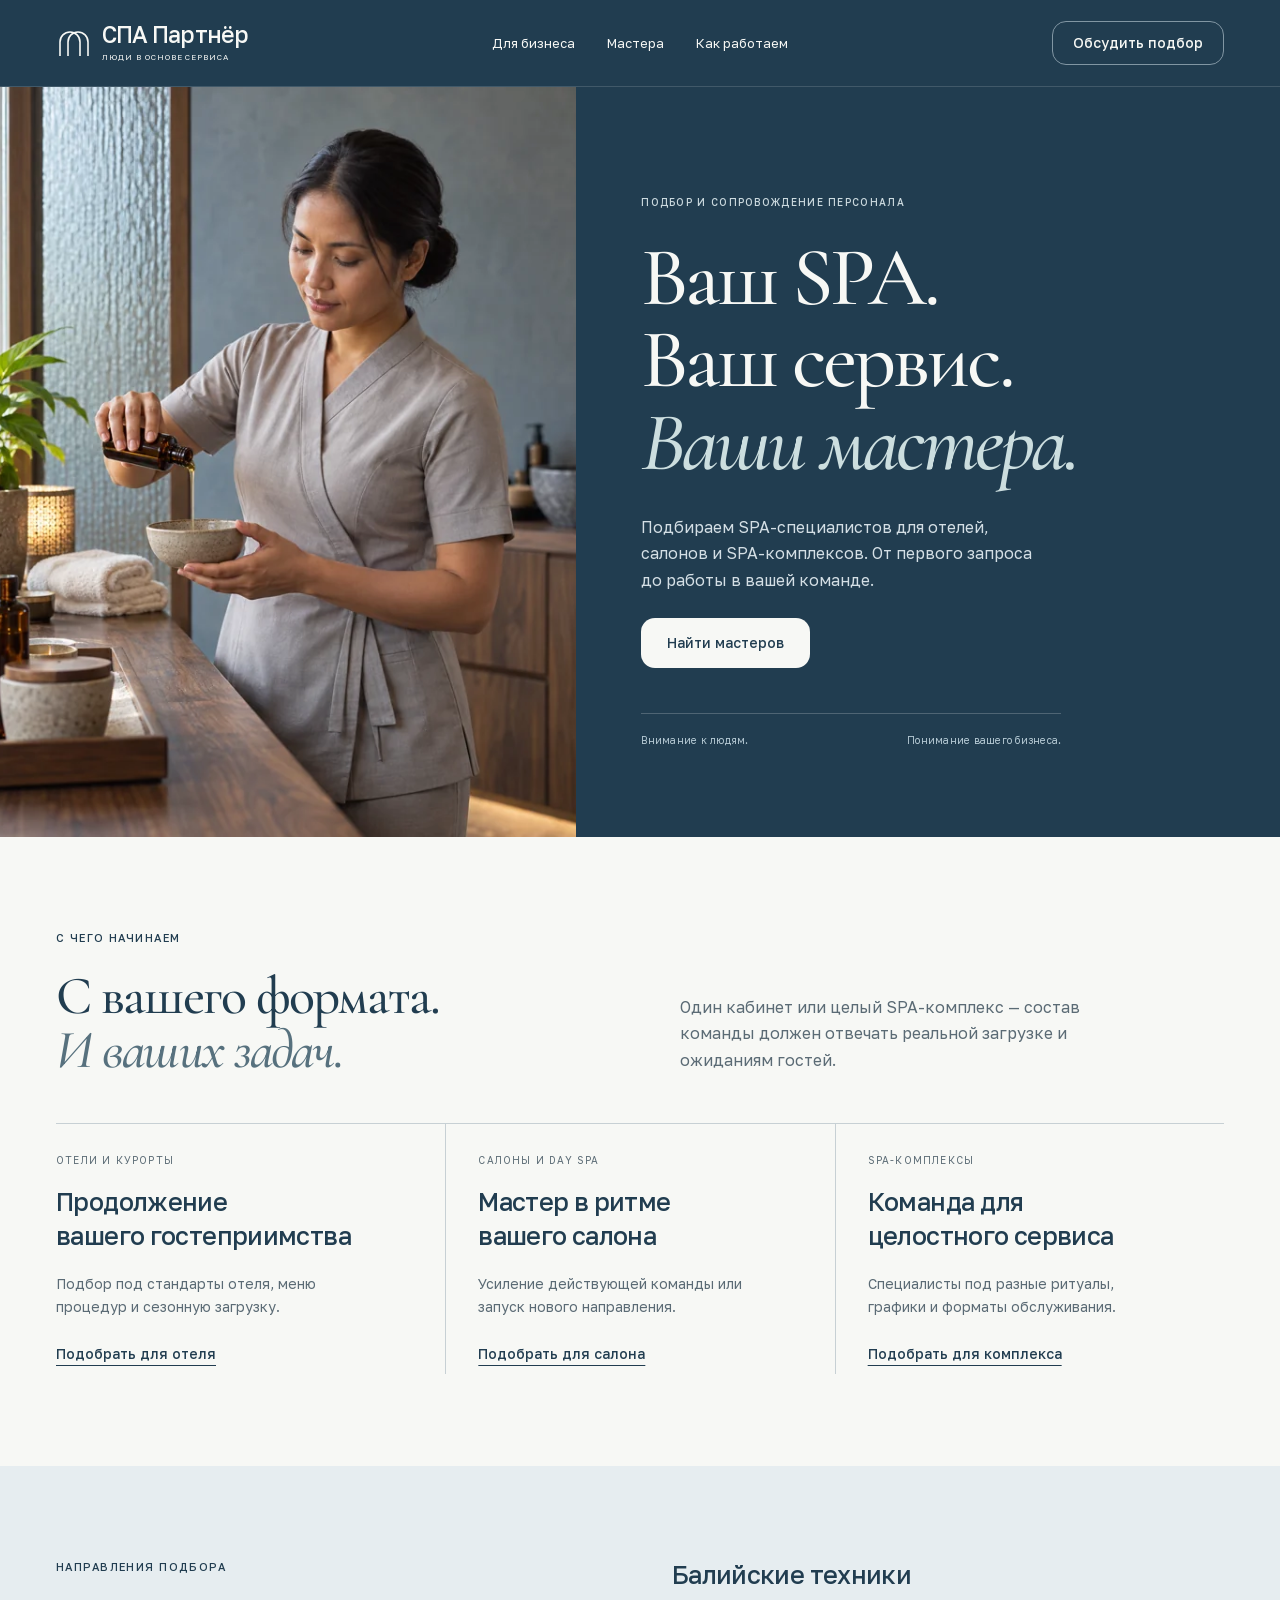
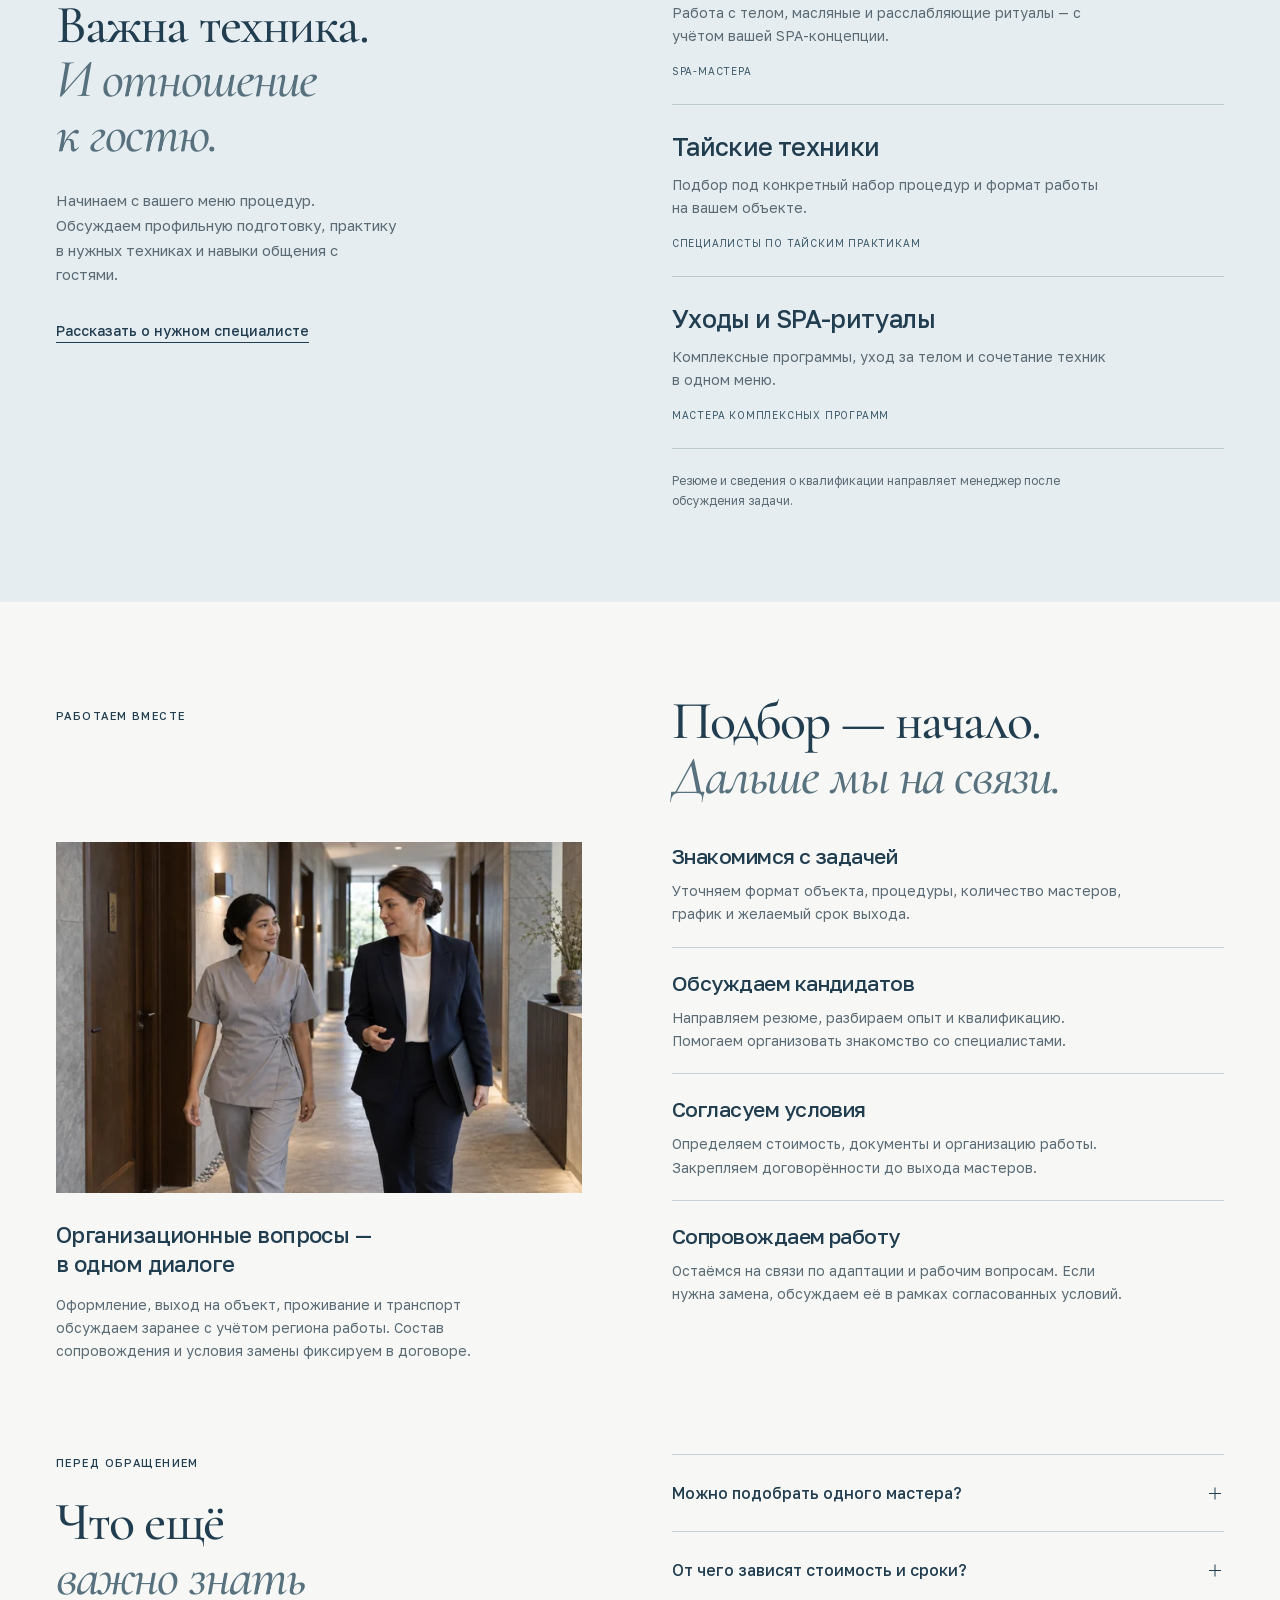
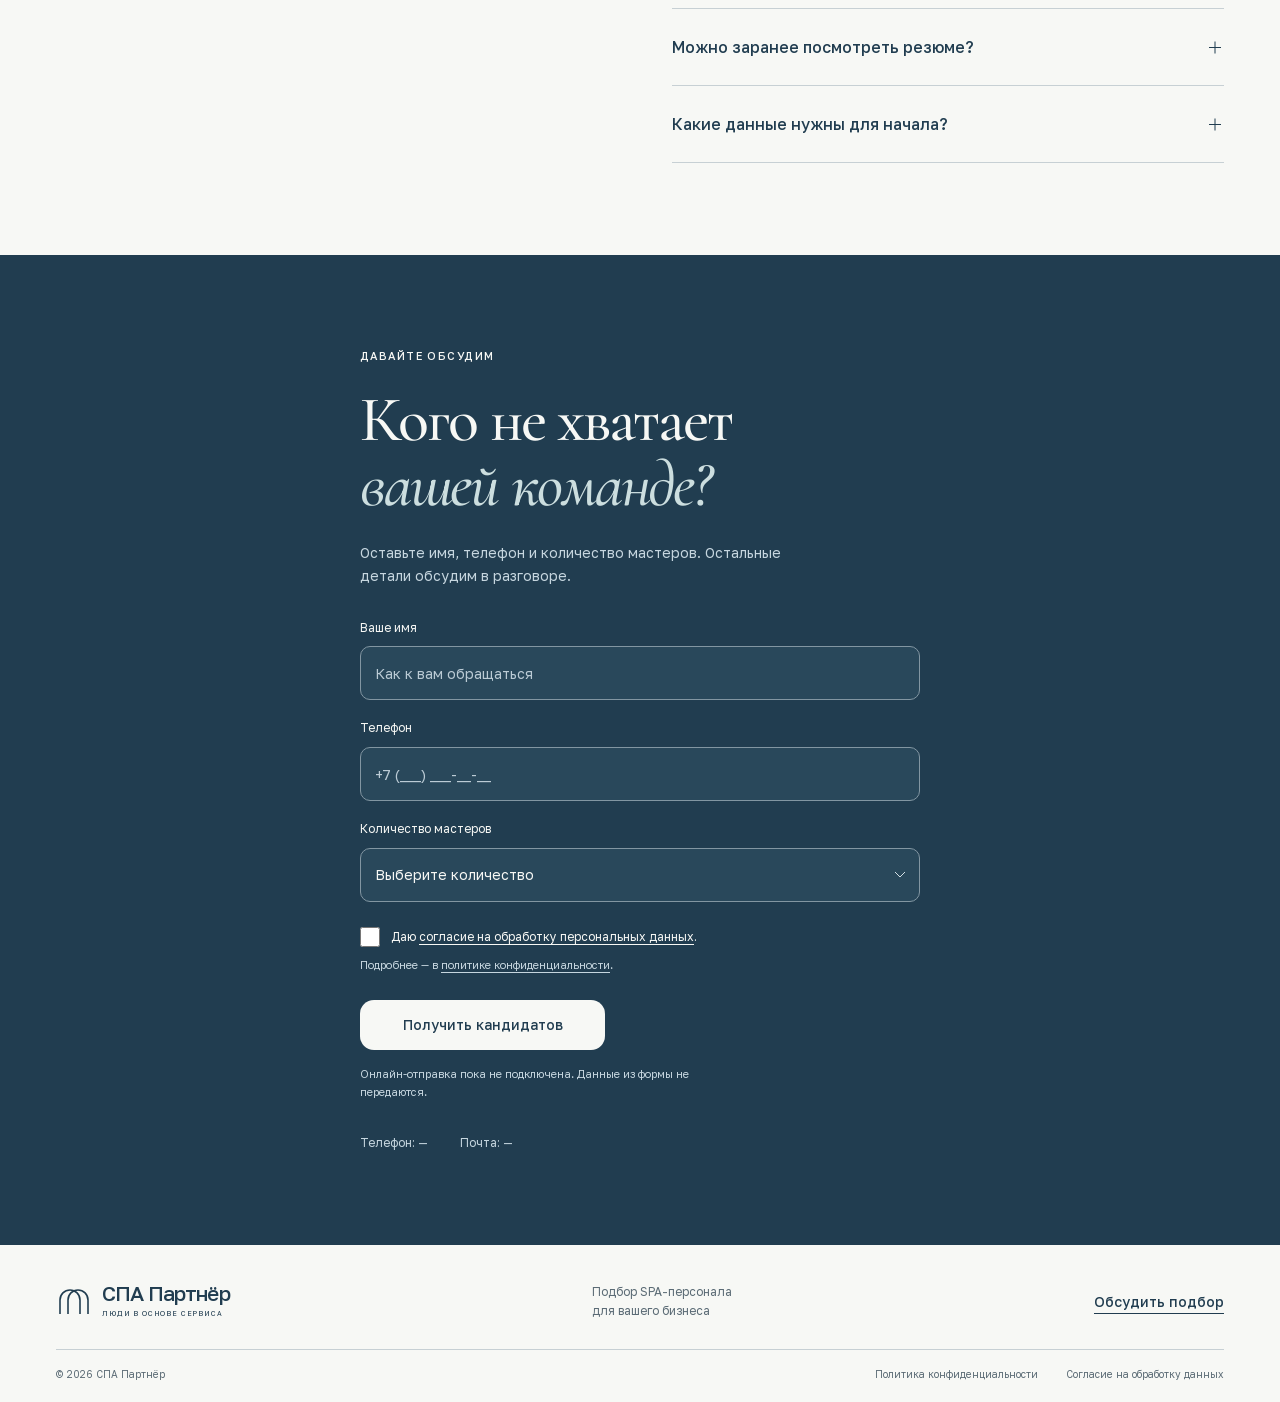
<file: spa-new-site-02/index.html>
<!doctype html>
<html lang="ru">
<head>
<meta charset="utf-8"><meta name="viewport" content="width=device-width,initial-scale=1">
<meta name="robots" content="noindex,nofollow"><meta name="referrer" content="no-referrer">
<meta http-equiv="Content-Security-Policy" content="default-src 'self'; script-src 'self'; style-src 'self'; img-src 'self' data:; font-src 'self'; connect-src 'none'; form-action 'none'; base-uri 'self'; object-src 'none'">
<title>СПА Партнёр — подбор мастеров для отелей и SPA</title>
<meta name="description" content="Подбор SPA-мастеров для отелей, салонов и SPA-комплексов. Специалисты под ваши процедуры, формат объекта и задачи команды.">
<link rel="icon" href="assets/favicon.svg" type="image/svg+xml"><link rel="stylesheet" href="styles.css?v=20260918-narrow-screen-2"><script src="script.js?v=20260918-faq-height" defer></script>
<link rel="preload" href="assets/fonts/cormorant-garamond-cyrillic-500-normal.woff2" as="font" type="font/woff2" crossorigin>
</head>
<body id="top">
<a class="skip" href="#main">К содержанию</a>
<header class="header">
<div class="header-inner wrap">
<a href="#top" class="brand" aria-label="СПА Партнёр — наверх"><svg viewBox="0 0 36 36" aria-hidden="true"><path d="M4 31V17a10 10 0 0 1 20 0v14M12 31V17a10 10 0 0 1 20 0v14"/></svg><span>СПА Партнёр<small>ЛЮДИ В ОСНОВЕ СЕРВИСА</small></span></a>
<button class="menu-toggle" type="button" aria-expanded="false" aria-controls="navigation" hidden><span class="menu-label">Меню</span><span class="menu-icon" aria-hidden="true"><span></span></span></button>
<nav id="navigation" aria-label="Основная навигация"><div class="nav-links"><a href="#for-business">Для бизнеса</a><a href="#expertise">Мастера</a><a href="#approach">Как работаем</a></div><a href="#request" class="button button-outline">Обсудить подбор</a></nav>
</div>
</header>
<main id="main">
<section class="hero" aria-labelledby="hero-title">
<div class="hero-photo"><img src="assets/hero-preparation.webp" srcset="assets/hero-preparation-small.webp 640w, assets/hero-preparation.webp 1122w" sizes="(max-width: 700px) 100vw, 45vw" width="1122" height="1402" alt="SPA-мастер готовит масло для процедуры" fetchpriority="high"></div>
<div class="hero-copy"><p class="eyebrow">ПОДБОР И СОПРОВОЖДЕНИЕ ПЕРСОНАЛА</p><h1 id="hero-title">Ваш SPA.<br> Ваш сервис.<br> <em>Ваши мастера.</em></h1><p class="hero-description">Подбираем SPA-специалистов для отелей, салонов и SPA-комплексов. От первого запроса до работы в вашей команде.</p><a class="button button-light" href="#request">Найти мастеров</a><div class="hero-note"><span>Внимание к людям.</span><span>Понимание вашего бизнеса.</span></div></div>
</section>
<section class="business section wrap" id="for-business" aria-labelledby="business-title">
<div class="section-heading"><p class="eyebrow">С ЧЕГО НАЧИНАЕМ</p><h2 id="business-title">С вашего формата.<br> <em>И ваших задач.</em></h2><p>Один кабинет или целый SPA-комплекс — состав команды должен отвечать реальной загрузке и ожиданиям гостей.</p></div>
<div class="object-list">
<article><div><span class="object-kind">ОТЕЛИ И КУРОРТЫ</span><h3>Продолжение<br> вашего гостеприимства</h3></div><p>Подбор под стандарты отеля, меню процедур и сезонную загрузку.</p><a href="#request" class="text-link">Подобрать для отеля</a></article>
<article><div><span class="object-kind">САЛОНЫ И DAY SPA</span><h3>Мастер в ритме<br> вашего салона</h3></div><p>Усиление действующей команды или запуск нового направления.</p><a href="#request" class="text-link">Подобрать для салона</a></article>
<article><div><span class="object-kind">SPA-КОМПЛЕКСЫ</span><h3>Команда для<br> целостного сервиса</h3></div><p>Специалисты под разные ритуалы, графики и форматы обслуживания.</p><a href="#request" class="text-link">Подобрать для комплекса</a></article>
</div>
</section>
<section class="expertise section" id="expertise" aria-labelledby="expertise-title"><div class="wrap expertise-grid">
<div class="expertise-intro"><p class="eyebrow">НАПРАВЛЕНИЯ ПОДБОРА</p><h2 id="expertise-title">Важна техника.<br> <em>И отношение<br> к гостю.</em></h2><p>Начинаем с вашего меню процедур. Обсуждаем профильную подготовку, практику в нужных техниках и навыки общения с гостями.</p><a class="text-link" href="#request">Рассказать о нужном специалисте</a></div>
<div class="skills-list">
<article><h3>Балийские техники</h3><p>Работа с телом, масляные и расслабляющие ритуалы — с учётом вашей SPA-концепции.</p><span class="skill-tag">SPA-мастера</span></article>
<article><h3>Тайские техники</h3><p>Подбор под конкретный набор процедур и формат работы на вашем объекте.</p><span class="skill-tag">Специалисты по тайским практикам</span></article>
<article><h3>Уходы и SPA-ритуалы</h3><p>Комплексные программы, уход за телом и сочетание техник в одном меню.</p><span class="skill-tag">Мастера комплексных программ</span></article>
<p class="skills-footnote">Резюме и сведения о квалификации направляет менеджер после обсуждения задачи.</p>
</div></div></section>
<section class="approach section wrap" id="approach" aria-labelledby="approach-title">
<div class="approach-heading"><p class="eyebrow">РАБОТАЕМ ВМЕСТЕ</p><h2 id="approach-title">Подбор — начало.<br> <em>Дальше мы на связи.</em></h2></div>
<div class="approach-grid"><div class="approach-visual"><img src="assets/support-walk.webp" srcset="assets/support-walk-small.webp 640w, assets/support-walk.webp 1200w" sizes="(max-width: 800px) 100vw, 50vw" width="1536" height="1024" alt="Управляющая знакомит SPA-мастера с объектом" loading="lazy"><div class="support-note"><h3>Организационные вопросы —<br> в одном диалоге</h3><p>Оформление, выход на объект, проживание и транспорт обсуждаем заранее с учётом региона работы. Состав сопровождения и условия замены фиксируем в договоре.</p></div></div>
<ol class="steps"><li><h3>Знакомимся с задачей</h3><p>Уточняем формат объекта, процедуры, количество мастеров, график и желаемый срок выхода.</p></li><li><h3>Обсуждаем кандидатов</h3><p>Направляем резюме, разбираем опыт и квалификацию. Помогаем организовать знакомство со специалистами.</p></li><li><h3>Согласуем условия</h3><p>Определяем стоимость, документы и организацию работы. Закрепляем договорённости до выхода мастеров.</p></li><li><h3>Сопровождаем работу</h3><p>Остаёмся на связи по адаптации и рабочим вопросам. Если нужна замена, обсуждаем её в рамках согласованных условий.</p></li></ol></div>
</section>
<section class="faq section wrap" aria-labelledby="faq-title"><div><p class="eyebrow">ПЕРЕД ОБРАЩЕНИЕМ</p><h2 id="faq-title">Что ещё <br><em>важно знать</em></h2></div><div class="faq-list">
<details><summary>Можно подобрать одного мастера?</summary><p>Да, запрос может быть на одного специалиста или на команду. На первом разговоре уточним процедуры, график и условия на объекте.</p></details>
<details><summary>От чего зависят стоимость и сроки?</summary><p>От специализации, количества мастеров, региона, графика и готовности кандидатов. Стоимость и возможный срок выхода обсуждаем после уточнения задачи.</p></details>
<details><summary>Можно заранее посмотреть резюме?</summary><p>Менеджер направит подходящие резюме после обращения. В открытом доступе персональных анкет нет: сначала важно понять требования вашего объекта.</p></details>
<details><summary>Какие данные нужны для начала?</summary><p>Укажите имя, телефон и нужное количество мастеров. Формат объекта, специализацию и условия работы обсудим с вами в разговоре.</p></details>
</div></section>
<section class="request section" id="request" aria-labelledby="request-title"><div class="wrap request-grid">
<div class="request-intro"><p class="eyebrow">ДАВАЙТЕ ОБСУДИМ</p><h2 id="request-title">Кого не хватает<br> <em>вашей команде?</em></h2><p>Оставьте имя, телефон и количество мастеров. Остальные детали обсудим в разговоре.</p></div>
<form id="request-form" novalidate autocomplete="off" aria-labelledby="request-title" aria-describedby="form-note">
<div class="form-row">
<div class="field"><label for="name">Ваше имя</label><input id="name" type="text" maxlength="80" autocomplete="off" placeholder="Как к вам обращаться" required aria-describedby="name-error"><span class="field-error" id="name-error"></span></div>
<div class="field"><label for="contact">Телефон</label><input id="contact" type="tel" inputmode="tel" autocomplete="off" maxlength="24" placeholder="+7 (___) ___-__-__" required aria-describedby="contact-error"><span class="field-error" id="contact-error"></span></div>
<div class="field"><label for="count">Количество мастеров</label><select id="count" required aria-describedby="count-error"><option value="">Выберите количество</option><option value="1">1</option><option value="2">2</option><option value="3">3</option><option value="4">4</option><option value="5">5</option><option value="6">6</option><option value="7">7</option><option value="8">8</option><option value="9">9</option><option value="10">10</option><option value="more">Больше 10</option></select><span class="field-error" id="count-error"></span></div>
</div>
<div class="form-bottom"><div class="consent-block"><div class="consent-row"><input type="checkbox" id="consent" required aria-describedby="consent-error"><label for="consent">Даю <a href="consent.html" target="_blank" rel="noopener">согласие на обработку персональных данных</a>.</label></div><span class="field-error" id="consent-error"></span></div><p class="privacy-note">Подробнее — в <a href="privacy.html" target="_blank" rel="noopener">политике конфиденциальности</a>.</p>
<button type="submit" class="button button-light" id="submit" disabled>Получить кандидатов</button><p id="form-note" class="form-note">Онлайн-отправка пока не подключена. Данные из формы не передаются.</p><p class="form-status" id="form-status" role="status" tabindex="-1"></p><noscript><p>Для проверки полей включите JavaScript. Онлайн-отправка недоступна.</p></noscript></div>
</form><div class="contacts"><span>Телефон: —</span><span>Почта: —</span></div>
</div></section>
</main>
<footer class="footer wrap"><div class="footer-top"><a href="#top" class="brand" aria-label="СПА Партнёр — наверх"><svg viewBox="0 0 36 36" aria-hidden="true"><path d="M4 31V17a10 10 0 0 1 20 0v14M12 31V17a10 10 0 0 1 20 0v14"/></svg><span>СПА Партнёр<small>ЛЮДИ В ОСНОВЕ СЕРВИСА</small></span></a><p>Подбор SPA-персонала<br> для вашего бизнеса</p><a href="#request" class="text-link">Обсудить подбор</a></div><div class="footer-bottom"><span>© 2026 СПА Партнёр</span><a href="privacy.html">Политика конфиденциальности</a><a href="consent.html">Согласие на обработку данных</a></div></footer>
</body></html>
</file>
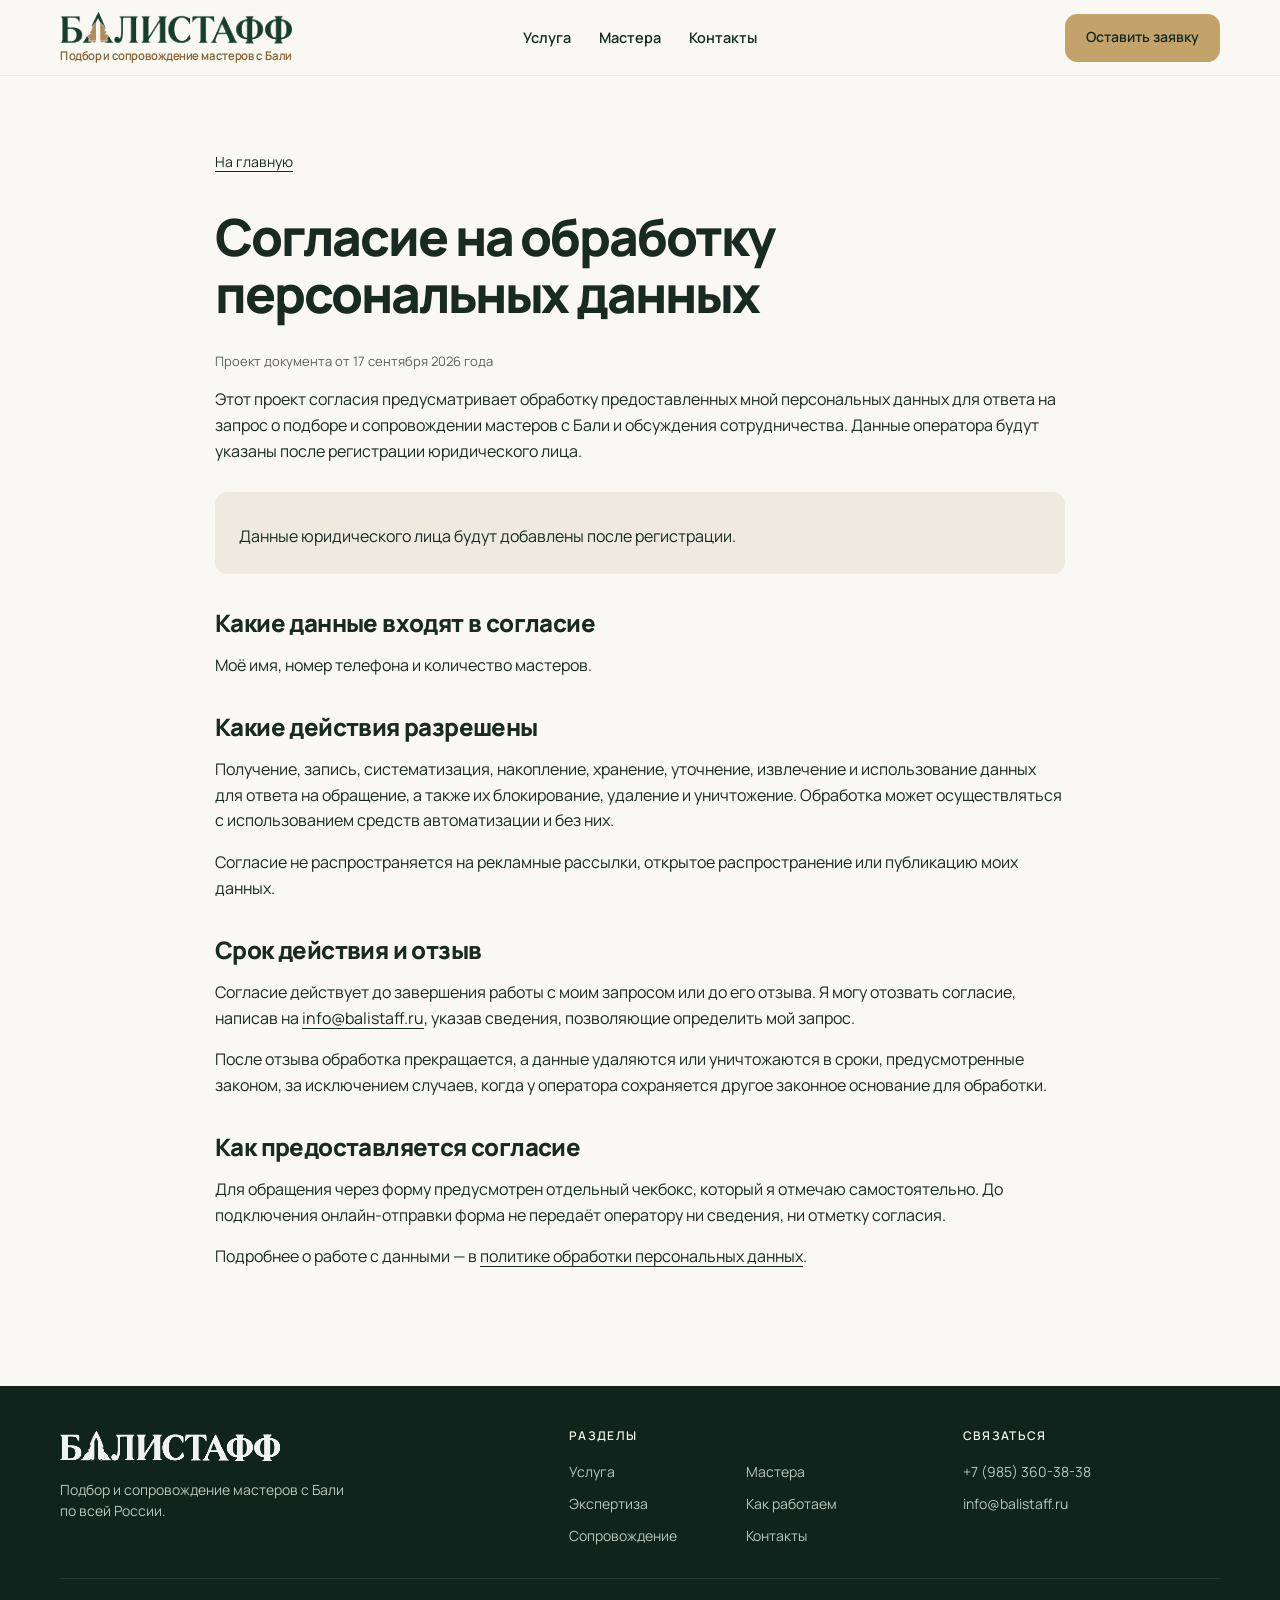
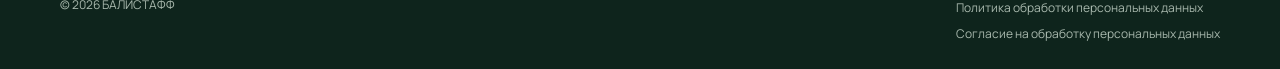
<file: balistaff/consent.html>
<!doctype html>
<html lang="ru">
<head><meta charset="utf-8"><meta name="viewport" content="width=device-width,initial-scale=1"><meta name="robots" content="noindex,nofollow"><meta name="theme-color" content="#123c2d"><title>Согласие на обработку персональных данных — БАЛИСТАФФ</title><meta name="description" content="Согласие на обработку персональных данных на сайте БАЛИСТАФФ."><link rel="icon" href="assets/favicon-32.png?v=20260914-square" type="image/png" sizes="32x32">
  <link rel="icon" href="assets/favicon.svg?v=20260914-square" type="image/svg+xml" sizes="any">
  <link rel="apple-touch-icon" href="assets/apple-touch-icon.png?v=20260914-square" sizes="180x180"><link rel="stylesheet" href="styles.css?v=20260917-client-feedback-3"><script src="script.js?v=20260917-client-feedback" defer></script></head>
<body><a class="skip-link" href="#main">К основному содержанию</a><div class="menu-backdrop" aria-hidden="true"></div><header class="site-header">
    <div class="header-inner">
      <a class="brand" href="index.html#top" aria-label="БАЛИСТАФФ, к началу страницы"><svg class="brand-wordmark" viewBox="0 0 1000 137" role="img" aria-label="БАЛИСТАФФ"><defs><filter id="brand-paper" color-interpolation-filters="sRGB"><feColorMatrix type="matrix" values="1 0 0 0 0  0 1 0 0 0  0 0 1 0 0  -1 -1 -1 0 2.8"/><feComposite in2="SourceAlpha" operator="in"/></filter></defs><image href="assets/logo.webp" width="1000" height="184" filter="url(#brand-paper)"/></svg><svg class="brand-tagline" viewBox="0 0 280 19" role="img" aria-label="Подбор и сопровождение мастеров с Бали"><text x="0" y="15" textLength="280" lengthAdjust="spacingAndGlyphs">Подбор и сопровождение мастеров с Бали</text></svg></a>
      <button class="menu-toggle" type="button" aria-controls="primary-nav" aria-expanded="false" aria-label="Открыть меню"><span class="menu-toggle-icon" aria-hidden="true"><span></span><span></span><span></span></span></button>
      <nav class="primary-nav" id="primary-nav" aria-label="Основная навигация">
        <a href="index.html#service">Услуга</a><a href="index.html#masters">Мастера</a><a href="index.html#contact">Контакты</a>
        <div class="nav-contact"><a class="button" href="index.html#contact">Оставить заявку</a></div>
      </nav>
      <a class="button header-cta" href="index.html#contact">Оставить заявку</a>
    </div>
  </header>
<main class="legal-main" id="main" tabindex="-1"><div class="container legal-container"><a class="breadcrumb" href="index.html">На главную</a><h1>Согласие на обработку персональных данных</h1><p class="legal-meta">Проект документа от 17 сентября 2026 года</p>
<p>Этот проект согласия предусматривает обработку предоставленных мной персональных данных для ответа на запрос о подборе и сопровождении мастеров с Бали и обсуждения сотрудничества. Данные оператора будут указаны после регистрации юридического лица.</p>
<div class="legal-operator"><p>Данные юридического лица будут добавлены после регистрации.</p></div>
<h2>Какие данные входят в согласие</h2>
<p>Моё имя, номер телефона и количество мастеров.</p>
<h2>Какие действия разрешены</h2>
<p>Получение, запись, систематизация, накопление, хранение, уточнение, извлечение и использование данных для ответа на обращение, а также их блокирование, удаление и уничтожение. Обработка может осуществляться с использованием средств автоматизации и без них.</p>
<p>Согласие не распространяется на рекламные рассылки, открытое распространение или публикацию моих данных.</p>
<h2>Срок действия и отзыв</h2>
<p>Согласие действует до завершения работы с моим запросом или до его отзыва. Я могу отозвать согласие, написав на <a href="mailto:info@balistaff.ru">info@balistaff.ru</a>, указав сведения, позволяющие определить мой запрос.</p>
<p>После отзыва обработка прекращается, а данные удаляются или уничтожаются в сроки, предусмотренные законом, за исключением случаев, когда у оператора сохраняется другое законное основание для обработки.</p>
<h2>Как предоставляется согласие</h2>
<p>Для обращения через форму предусмотрен отдельный чекбокс, который я отмечаю самостоятельно. До подключения онлайн-отправки форма не передаёт оператору ни сведения, ни отметку согласия.</p>
<p>Подробнее о работе с данными — в <a href="privacy.html">политике обработки персональных данных</a>.</p>
</div></main>
<footer class="site-footer"><div class="container">
    <div class="footer-grid">
      <div class="footer-about"><a class="footer-brand" href="index.html#top" aria-label="БАЛИСТАФФ, к началу страницы"><svg class="footer-wordmark" viewBox="0 0 1000 137" role="img" aria-label="БАЛИСТАФФ"><defs><filter id="footer-paper" color-interpolation-filters="sRGB"><feColorMatrix type="matrix" values="1 0 0 0 0  0 1 0 0 0  0 0 1 0 0  -1 -1 -1 0 2.8"/><feComposite in2="SourceAlpha" operator="in"/></filter></defs><image href="assets/logo.webp" width="1000" height="184" filter="url(#footer-paper)"/></svg></a><p>Подбор и сопровождение мастеров с Бали<br>по всей России.</p></div>
      <div class="footer-column"><p class="footer-title">Разделы</p><nav class="footer-nav" aria-label="Навигация в подвале"><a href="index.html#service">Услуга</a><a href="index.html#masters">Мастера</a><a href="index.html#expertise">Экспертиза</a><a href="index.html#process">Как работаем</a><a href="index.html#support">Сопровождение</a><a href="index.html#contact">Контакты</a></nav></div>
      <div class="footer-column"><p class="footer-title">Связаться</p><div class="footer-contacts"><a href="tel:+79853603838">+7 (985) 360-38-38</a><a href="mailto:info@balistaff.ru">info@balistaff.ru</a></div></div>
    </div>
    <div class="footer-bottom">
      <div class="footer-company"><p>© 2026 БАЛИСТАФФ</p></div>
      <div class="footer-meta"><a href="privacy.html">Политика обработки персональных данных</a><a href="consent.html">Согласие на обработку персональных данных</a></div>
    </div>
  </div></footer></body></html>
</file>
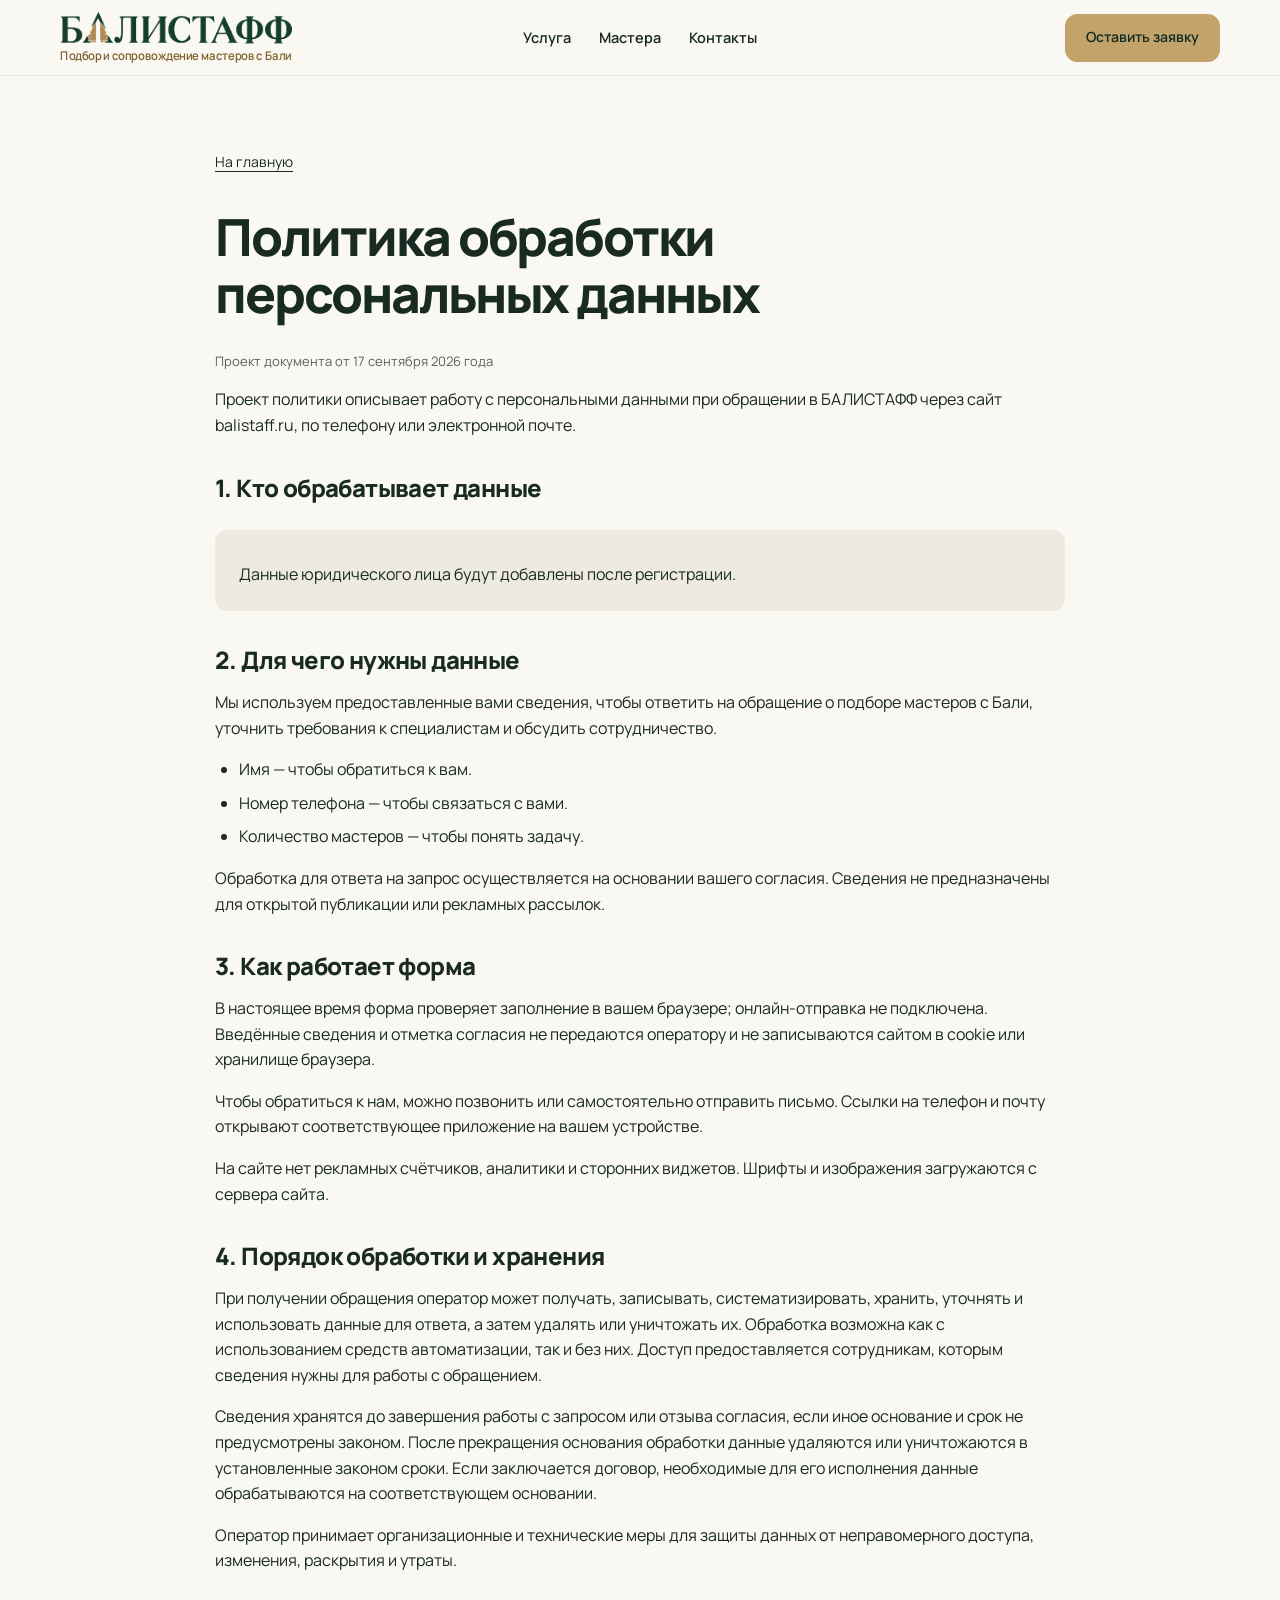
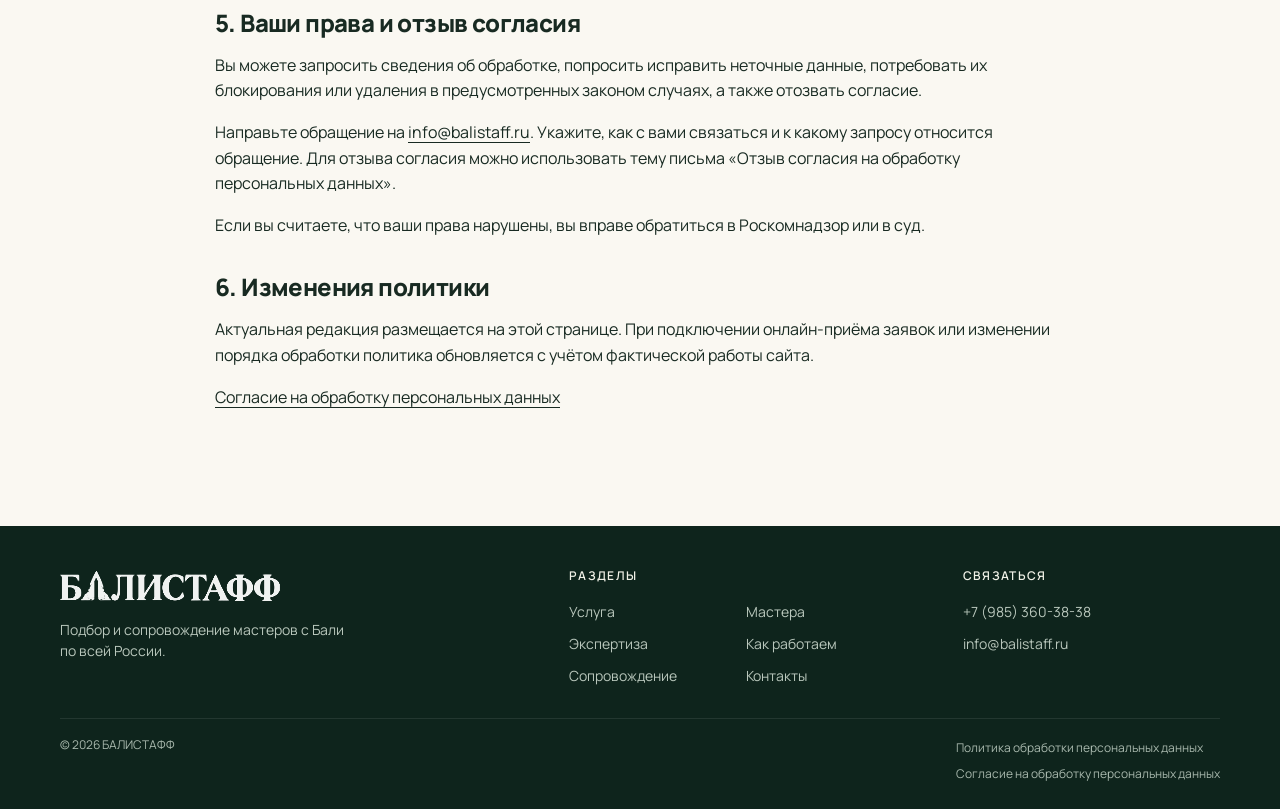
<file: balistaff/privacy.html>
<!doctype html>
<html lang="ru">
<head><meta charset="utf-8"><meta name="viewport" content="width=device-width,initial-scale=1"><meta name="robots" content="noindex,nofollow"><meta name="theme-color" content="#123c2d"><title>Политика обработки персональных данных — БАЛИСТАФФ</title><meta name="description" content="Политика обработки персональных данных на сайте БАЛИСТАФФ."><link rel="icon" href="assets/favicon-32.png?v=20260914-square" type="image/png" sizes="32x32">
  <link rel="icon" href="assets/favicon.svg?v=20260914-square" type="image/svg+xml" sizes="any">
  <link rel="apple-touch-icon" href="assets/apple-touch-icon.png?v=20260914-square" sizes="180x180"><link rel="stylesheet" href="styles.css?v=20260917-client-feedback-3"><script src="script.js?v=20260917-client-feedback" defer></script></head>
<body><a class="skip-link" href="#main">К основному содержанию</a><div class="menu-backdrop" aria-hidden="true"></div><header class="site-header">
    <div class="header-inner">
      <a class="brand" href="index.html#top" aria-label="БАЛИСТАФФ, к началу страницы"><svg class="brand-wordmark" viewBox="0 0 1000 137" role="img" aria-label="БАЛИСТАФФ"><defs><filter id="brand-paper" color-interpolation-filters="sRGB"><feColorMatrix type="matrix" values="1 0 0 0 0  0 1 0 0 0  0 0 1 0 0  -1 -1 -1 0 2.8"/><feComposite in2="SourceAlpha" operator="in"/></filter></defs><image href="assets/logo.webp" width="1000" height="184" filter="url(#brand-paper)"/></svg><svg class="brand-tagline" viewBox="0 0 280 19" role="img" aria-label="Подбор и сопровождение мастеров с Бали"><text x="0" y="15" textLength="280" lengthAdjust="spacingAndGlyphs">Подбор и сопровождение мастеров с Бали</text></svg></a>
      <button class="menu-toggle" type="button" aria-controls="primary-nav" aria-expanded="false" aria-label="Открыть меню"><span class="menu-toggle-icon" aria-hidden="true"><span></span><span></span><span></span></span></button>
      <nav class="primary-nav" id="primary-nav" aria-label="Основная навигация">
        <a href="index.html#service">Услуга</a><a href="index.html#masters">Мастера</a><a href="index.html#contact">Контакты</a>
        <div class="nav-contact"><a class="button" href="index.html#contact">Оставить заявку</a></div>
      </nav>
      <a class="button header-cta" href="index.html#contact">Оставить заявку</a>
    </div>
  </header>
<main class="legal-main" id="main" tabindex="-1"><div class="container legal-container"><a class="breadcrumb" href="index.html">На главную</a><h1>Политика обработки персональных данных</h1><p class="legal-meta">Проект документа от 17 сентября 2026 года</p>
<p>Проект политики описывает работу с персональными данными при обращении в БАЛИСТАФФ через сайт balistaff.ru, по телефону или электронной почте.</p>
<h2>1. Кто обрабатывает данные</h2>
<div class="legal-operator"><p>Данные юридического лица будут добавлены после регистрации.</p></div>
<h2>2. Для чего нужны данные</h2>
<p>Мы используем предоставленные вами сведения, чтобы ответить на обращение о подборе мастеров с Бали, уточнить требования к специалистам и обсудить сотрудничество.</p>
<ul><li>Имя — чтобы обратиться к вам.</li><li>Номер телефона — чтобы связаться с вами.</li><li>Количество мастеров — чтобы понять задачу.</li></ul>
<p>Обработка для ответа на запрос осуществляется на основании вашего согласия. Сведения не предназначены для открытой публикации или рекламных рассылок.</p>
<h2>3. Как работает форма</h2>
<p>В настоящее время форма проверяет заполнение в вашем браузере; онлайн-отправка не подключена. Введённые сведения и отметка согласия не передаются оператору и не записываются сайтом в cookie или хранилище браузера.</p>
<p>Чтобы обратиться к нам, можно позвонить или самостоятельно отправить письмо. Ссылки на телефон и почту открывают соответствующее приложение на вашем устройстве.</p>
<p>На сайте нет рекламных счётчиков, аналитики и сторонних виджетов. Шрифты и изображения загружаются с сервера сайта.</p>
<h2>4. Порядок обработки и хранения</h2>
<p>При получении обращения оператор может получать, записывать, систематизировать, хранить, уточнять и использовать данные для ответа, а затем удалять или уничтожать их. Обработка возможна как с использованием средств автоматизации, так и без них. Доступ предоставляется сотрудникам, которым сведения нужны для работы с обращением.</p>
<p>Сведения хранятся до завершения работы с запросом или отзыва согласия, если иное основание и срок не предусмотрены законом. После прекращения основания обработки данные удаляются или уничтожаются в установленные законом сроки. Если заключается договор, необходимые для его исполнения данные обрабатываются на соответствующем основании.</p>
<p>Оператор принимает организационные и технические меры для защиты данных от неправомерного доступа, изменения, раскрытия и утраты.</p>
<h2>5. Ваши права и отзыв согласия</h2>
<p>Вы можете запросить сведения об обработке, попросить исправить неточные данные, потребовать их блокирования или удаления в предусмотренных законом случаях, а также отозвать согласие.</p>
<p>Направьте обращение на <a href="mailto:info@balistaff.ru">info@balistaff.ru</a>. Укажите, как с вами связаться и к какому запросу относится обращение. Для отзыва согласия можно использовать тему письма «Отзыв согласия на обработку персональных данных».</p>
<p>Если вы считаете, что ваши права нарушены, вы вправе обратиться в Роскомнадзор или в суд.</p>
<h2>6. Изменения политики</h2>
<p>Актуальная редакция размещается на этой странице. При подключении онлайн-приёма заявок или изменении порядка обработки политика обновляется с учётом фактической работы сайта.</p>
<p><a href="consent.html">Согласие на обработку персональных данных</a></p>
</div></main>
<footer class="site-footer"><div class="container">
    <div class="footer-grid">
      <div class="footer-about"><a class="footer-brand" href="index.html#top" aria-label="БАЛИСТАФФ, к началу страницы"><svg class="footer-wordmark" viewBox="0 0 1000 137" role="img" aria-label="БАЛИСТАФФ"><defs><filter id="footer-paper" color-interpolation-filters="sRGB"><feColorMatrix type="matrix" values="1 0 0 0 0  0 1 0 0 0  0 0 1 0 0  -1 -1 -1 0 2.8"/><feComposite in2="SourceAlpha" operator="in"/></filter></defs><image href="assets/logo.webp" width="1000" height="184" filter="url(#footer-paper)"/></svg></a><p>Подбор и сопровождение мастеров с Бали<br>по всей России.</p></div>
      <div class="footer-column"><p class="footer-title">Разделы</p><nav class="footer-nav" aria-label="Навигация в подвале"><a href="index.html#service">Услуга</a><a href="index.html#masters">Мастера</a><a href="index.html#expertise">Экспертиза</a><a href="index.html#process">Как работаем</a><a href="index.html#support">Сопровождение</a><a href="index.html#contact">Контакты</a></nav></div>
      <div class="footer-column"><p class="footer-title">Связаться</p><div class="footer-contacts"><a href="tel:+79853603838">+7 (985) 360-38-38</a><a href="mailto:info@balistaff.ru">info@balistaff.ru</a></div></div>
    </div>
    <div class="footer-bottom">
      <div class="footer-company"><p>© 2026 БАЛИСТАФФ</p></div>
      <div class="footer-meta"><a href="privacy.html">Политика обработки персональных данных</a><a href="consent.html">Согласие на обработку персональных данных</a></div>
    </div>
  </div></footer></body></html>
</file>
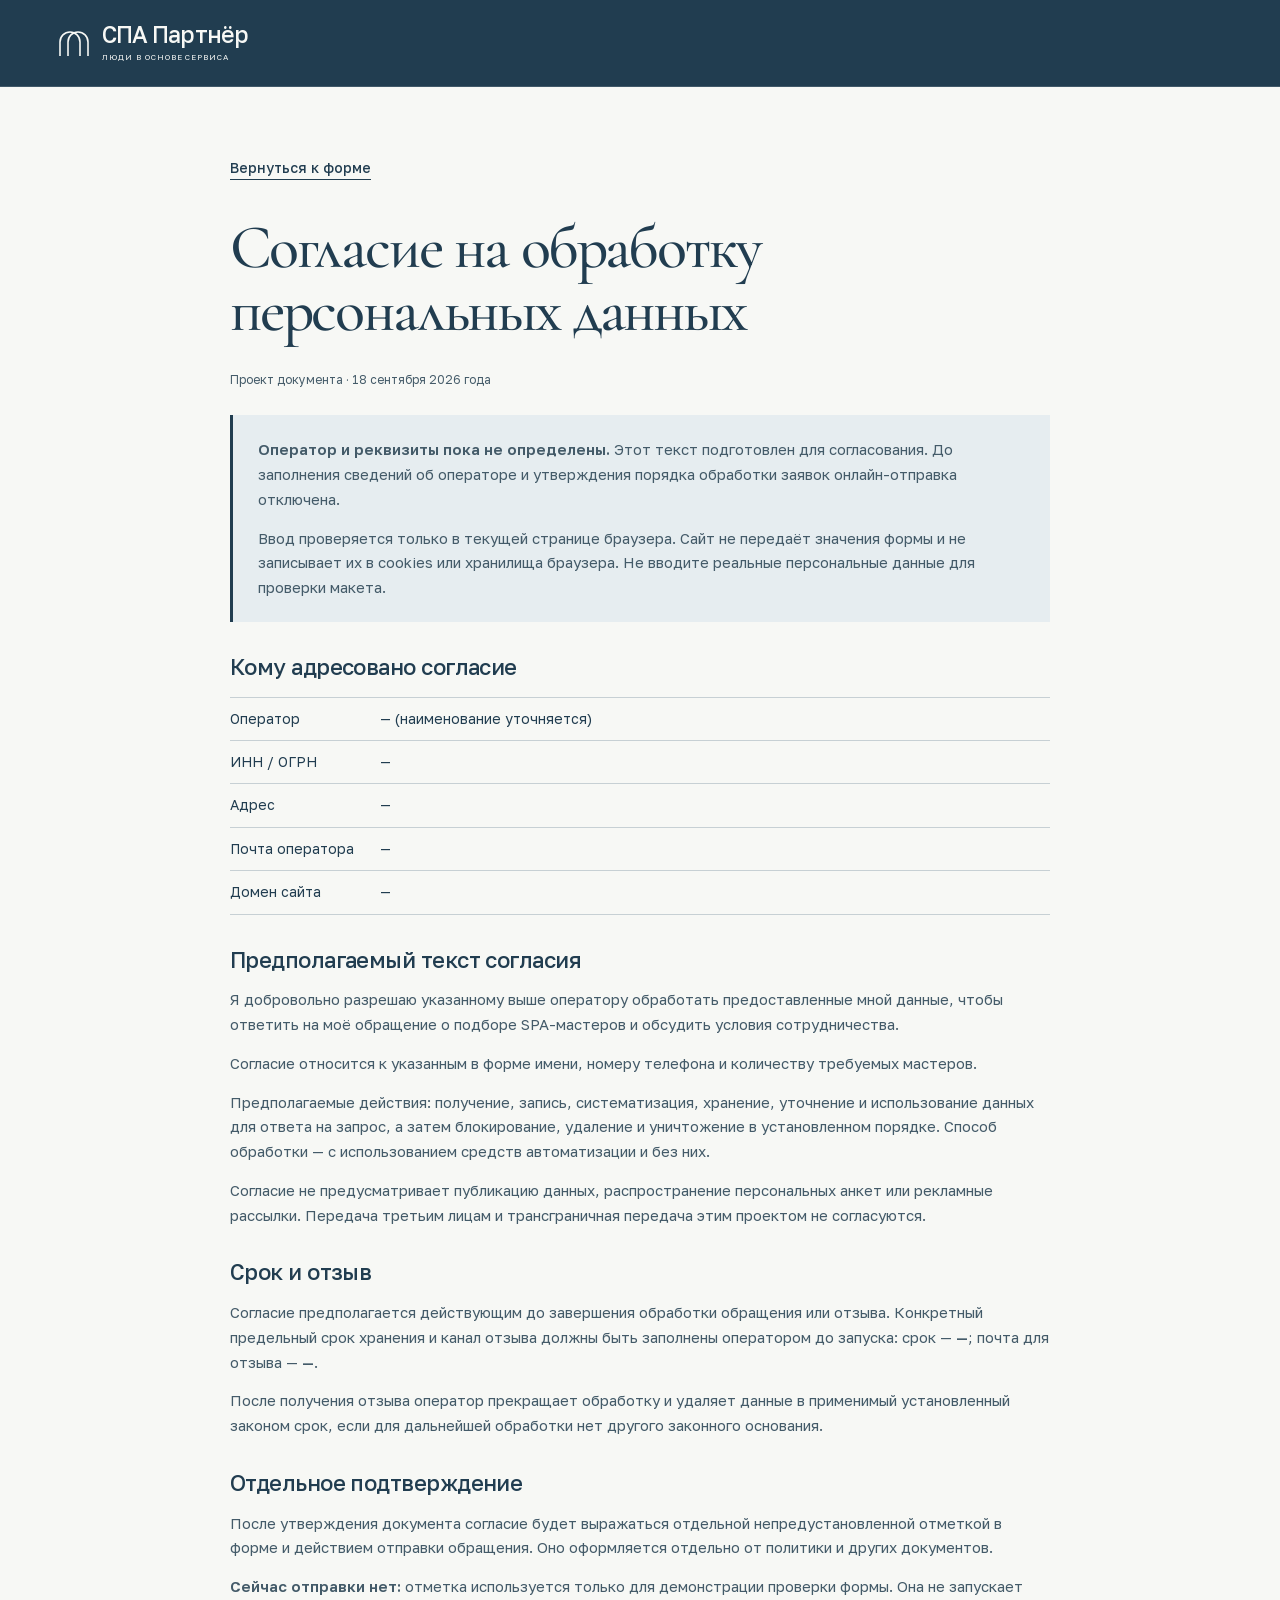
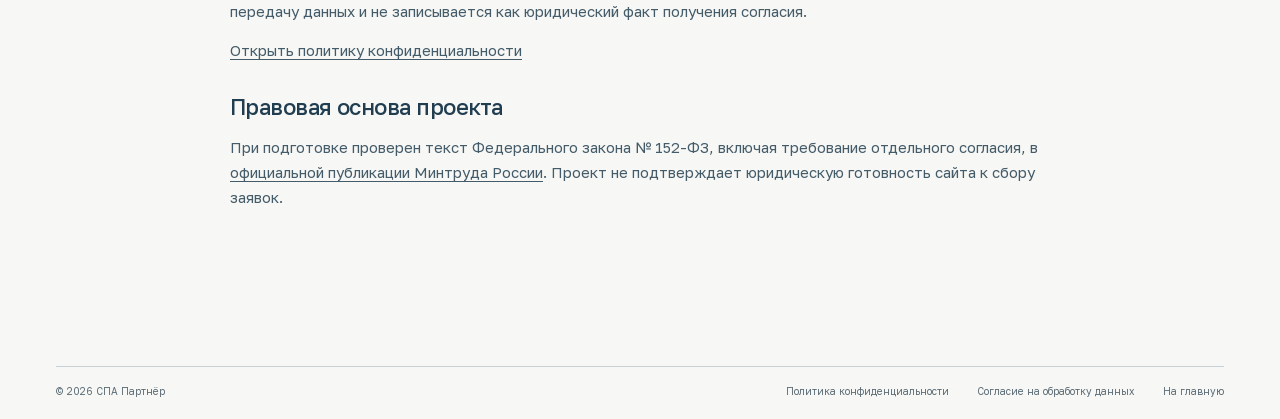
<file: spa-new-site-02/consent.html>
<!doctype html><html lang="ru"><head><meta charset="utf-8"><meta name="viewport" content="width=device-width,initial-scale=1"><meta name="robots" content="noindex,nofollow"><meta name="referrer" content="no-referrer"><meta http-equiv="Content-Security-Policy" content="default-src 'self'; script-src 'self'; style-src 'self'; img-src 'self' data:; font-src 'self'; connect-src 'none'; form-action 'none'; base-uri 'self'; object-src 'none'"><title>Согласие на обработку персональных данных — СПА Партнёр</title><link rel="icon" href="assets/favicon.svg"><link rel="stylesheet" href="styles.css"></head><body id="top"><header class="header"><div class="header-inner wrap"><a href="./#top" class="brand" aria-label="СПА Партнёр — главная"><svg viewBox="0 0 36 36" aria-hidden="true"><path d="M4 31V17a10 10 0 0 1 20 0v14M12 31V17a10 10 0 0 1 20 0v14"/></svg><span>СПА Партнёр<small>ЛЮДИ В ОСНОВЕ СЕРВИСА</small></span></a></div></header><main class="legal-main wrap"><a class="text-link" href="./#request">Вернуться к форме</a><h1>Согласие на обработку персональных данных</h1><p class="legal-meta">Проект документа · 18 сентября 2026 года</p><div class="legal-notice"><p><strong>Оператор и реквизиты пока не определены.</strong> Этот текст подготовлен для согласования. До заполнения сведений об операторе и утверждения порядка обработки заявок онлайн-отправка отключена.</p><p>Ввод проверяется только в текущей странице браузера. Сайт не передаёт значения формы и не записывает их в cookies или хранилища браузера. Не вводите реальные персональные данные для проверки макета.</p></div><h2>Кому адресовано согласие</h2><dl><dt>Оператор</dt><dd>— (наименование уточняется)</dd><dt>ИНН / ОГРН</dt><dd>—</dd><dt>Адрес</dt><dd>—</dd><dt>Почта оператора</dt><dd>—</dd><dt>Домен сайта</dt><dd>—</dd></dl><h2>Предполагаемый текст согласия</h2><p>Я добровольно разрешаю указанному выше оператору обработать предоставленные мной данные, чтобы ответить на моё обращение о подборе SPA-мастеров и обсудить условия сотрудничества.</p><p>Согласие относится к указанным в форме имени, номеру телефона и количеству требуемых мастеров.</p><p>Предполагаемые действия: получение, запись, систематизация, хранение, уточнение и использование данных для ответа на запрос, а затем блокирование, удаление и уничтожение в установленном порядке. Способ обработки — с использованием средств автоматизации и без них.</p><p>Согласие не предусматривает публикацию данных, распространение персональных анкет или рекламные рассылки. Передача третьим лицам и трансграничная передача этим проектом не согласуются.</p><h2>Срок и отзыв</h2><p>Согласие предполагается действующим до завершения обработки обращения или отзыва. Конкретный предельный срок хранения и канал отзыва должны быть заполнены оператором до запуска: срок — <strong>—</strong>; почта для отзыва — <strong>—</strong>.</p><p>После получения отзыва оператор прекращает обработку и удаляет данные в применимый установленный законом срок, если для дальнейшей обработки нет другого законного основания.</p><h2>Отдельное подтверждение</h2><p>После утверждения документа согласие будет выражаться отдельной непредустановленной отметкой в форме и действием отправки обращения. Оно оформляется отдельно от политики и других документов.</p><p><strong>Сейчас отправки нет:</strong> отметка используется только для демонстрации проверки формы. Она не запускает передачу данных и не записывается как юридический факт получения согласия.</p><p><a href="privacy.html">Открыть политику конфиденциальности</a></p><h2>Правовая основа проекта</h2><p>При подготовке проверен текст Федерального закона № 152-ФЗ, включая требование отдельного согласия, в <a href="https://mintrud.gov.ru/docs/laws/130" rel="noreferrer noopener" target="_blank">официальной публикации Минтруда России</a>. Проект не подтверждает юридическую готовность сайта к сбору заявок.</p></main><footer class="footer wrap"><div class="footer-bottom"><span>© 2026 СПА Партнёр</span><a href="privacy.html">Политика конфиденциальности</a><a href="consent.html">Согласие на обработку данных</a><a href="./#top">На главную</a></div></footer></body></html>
</file>
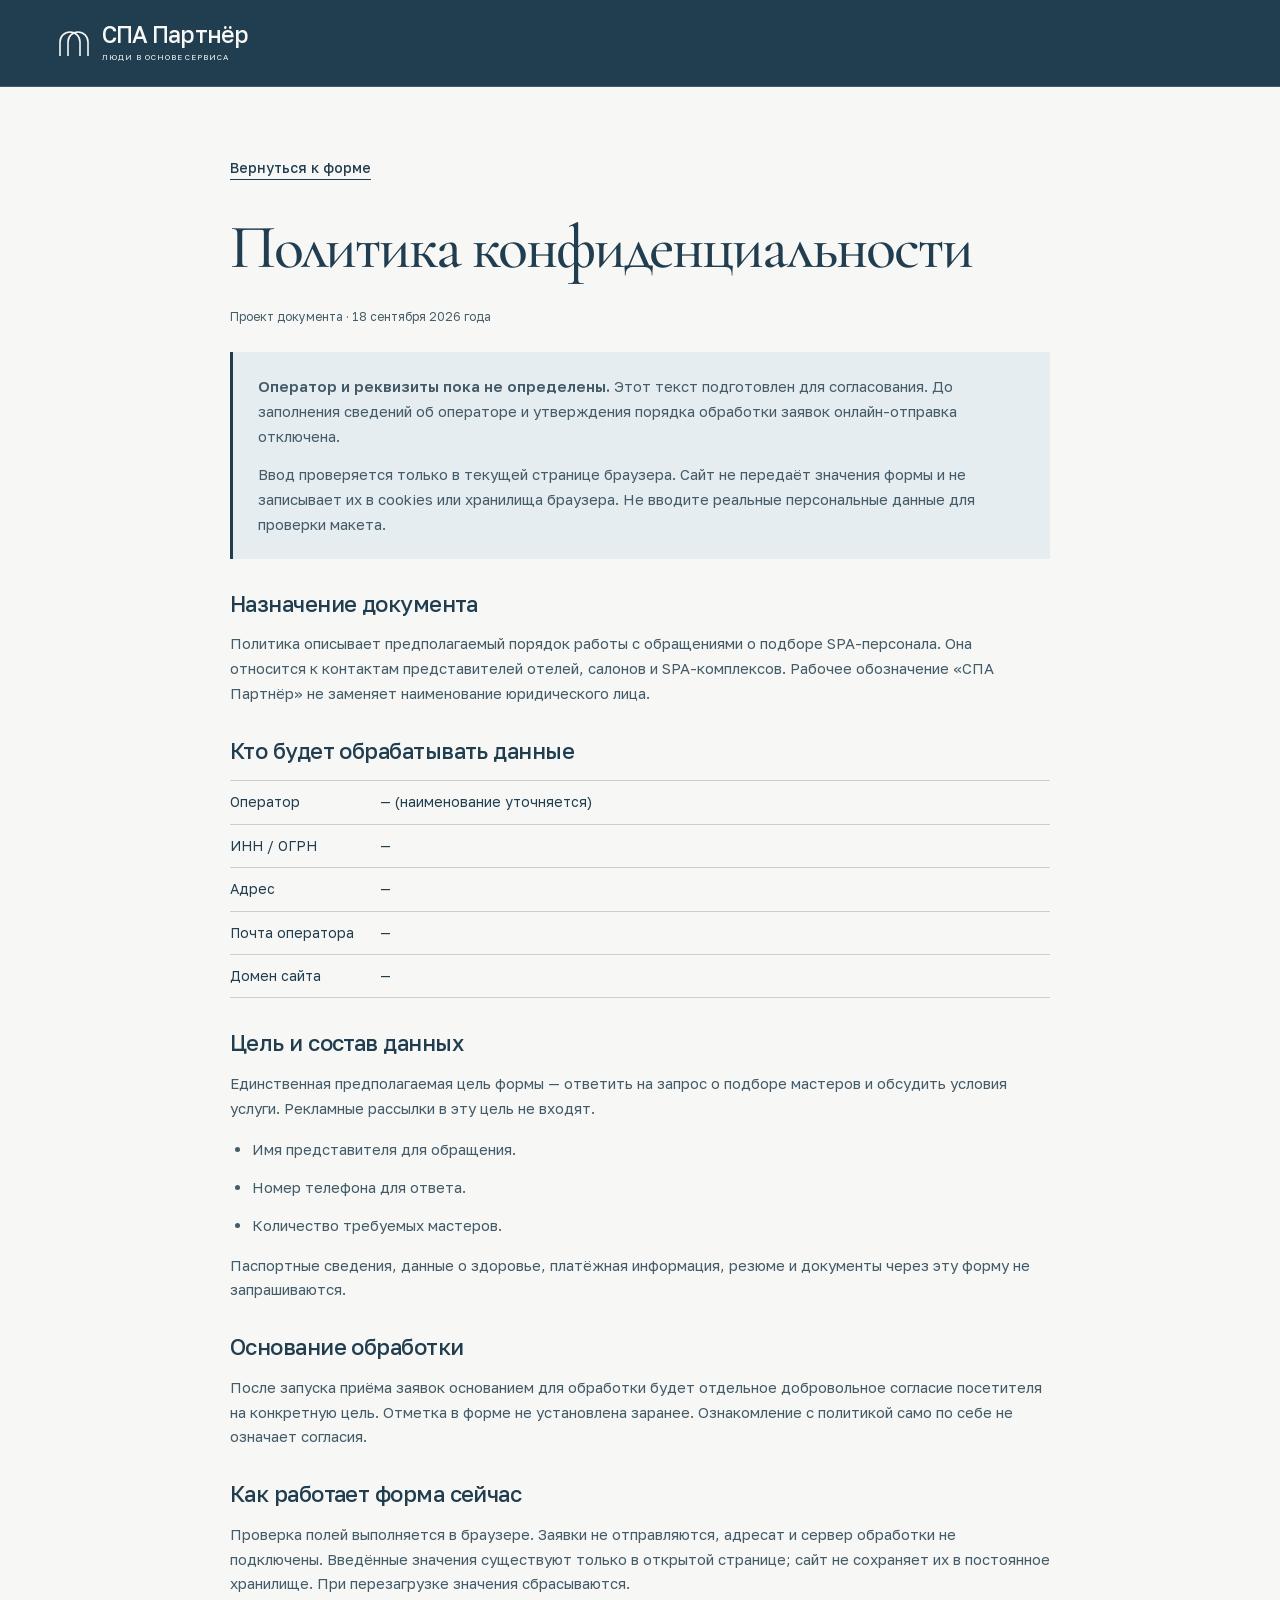
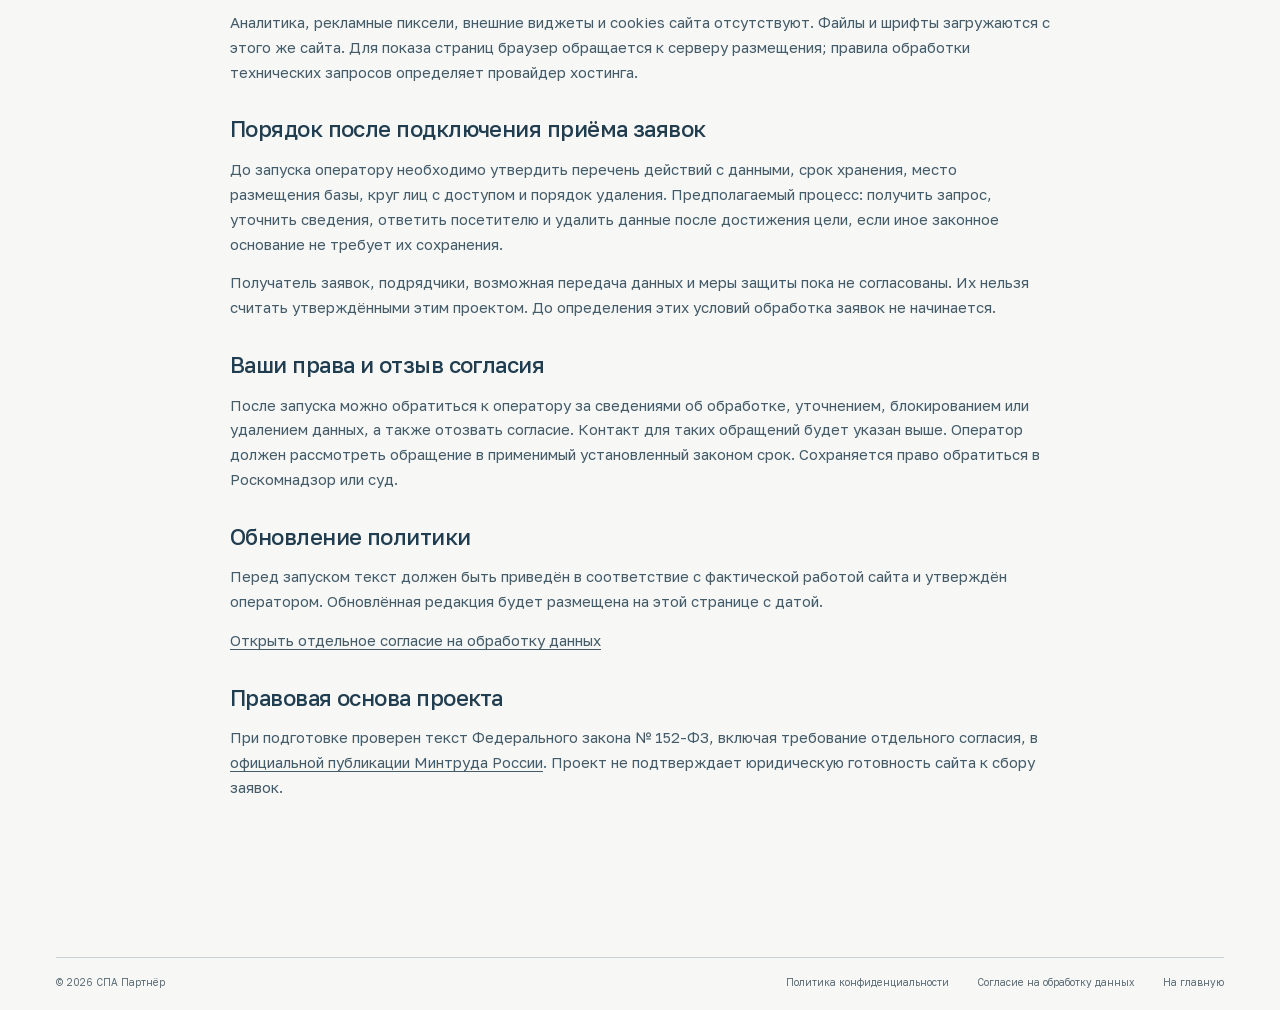
<file: spa-new-site-02/privacy.html>
<!doctype html><html lang="ru"><head><meta charset="utf-8"><meta name="viewport" content="width=device-width,initial-scale=1"><meta name="robots" content="noindex,nofollow"><meta name="referrer" content="no-referrer"><meta http-equiv="Content-Security-Policy" content="default-src 'self'; script-src 'self'; style-src 'self'; img-src 'self' data:; font-src 'self'; connect-src 'none'; form-action 'none'; base-uri 'self'; object-src 'none'"><title>Политика конфиденциальности — СПА Партнёр</title><link rel="icon" href="assets/favicon.svg"><link rel="stylesheet" href="styles.css"></head><body id="top"><header class="header"><div class="header-inner wrap"><a href="./#top" class="brand" aria-label="СПА Партнёр — главная"><svg viewBox="0 0 36 36" aria-hidden="true"><path d="M4 31V17a10 10 0 0 1 20 0v14M12 31V17a10 10 0 0 1 20 0v14"/></svg><span>СПА Партнёр<small>ЛЮДИ В ОСНОВЕ СЕРВИСА</small></span></a></div></header><main class="legal-main wrap"><a class="text-link" href="./#request">Вернуться к форме</a><h1>Политика конфиденциальности</h1><p class="legal-meta">Проект документа · 18 сентября 2026 года</p><div class="legal-notice"><p><strong>Оператор и реквизиты пока не определены.</strong> Этот текст подготовлен для согласования. До заполнения сведений об операторе и утверждения порядка обработки заявок онлайн-отправка отключена.</p><p>Ввод проверяется только в текущей странице браузера. Сайт не передаёт значения формы и не записывает их в cookies или хранилища браузера. Не вводите реальные персональные данные для проверки макета.</p></div><h2>Назначение документа</h2><p>Политика описывает предполагаемый порядок работы с обращениями о подборе SPA-персонала. Она относится к контактам представителей отелей, салонов и SPA-комплексов. Рабочее обозначение «СПА Партнёр» не заменяет наименование юридического лица.</p><h2>Кто будет обрабатывать данные</h2><dl><dt>Оператор</dt><dd>— (наименование уточняется)</dd><dt>ИНН / ОГРН</dt><dd>—</dd><dt>Адрес</dt><dd>—</dd><dt>Почта оператора</dt><dd>—</dd><dt>Домен сайта</dt><dd>—</dd></dl><h2>Цель и состав данных</h2><p>Единственная предполагаемая цель формы — ответить на запрос о подборе мастеров и обсудить условия услуги. Рекламные рассылки в эту цель не входят.</p><ul><li>Имя представителя для обращения.</li><li>Номер телефона для ответа.</li><li>Количество требуемых мастеров.</li></ul><p>Паспортные сведения, данные о здоровье, платёжная информация, резюме и документы через эту форму не запрашиваются.</p><h2>Основание обработки</h2><p>После запуска приёма заявок основанием для обработки будет отдельное добровольное согласие посетителя на конкретную цель. Отметка в форме не установлена заранее. Ознакомление с политикой само по себе не означает согласия.</p><h2>Как работает форма сейчас</h2><p>Проверка полей выполняется в браузере. Заявки не отправляются, адресат и сервер обработки не подключены. Введённые значения существуют только в открытой странице; сайт не сохраняет их в постоянное хранилище. При перезагрузке значения сбрасываются.</p><p>Аналитика, рекламные пиксели, внешние виджеты и cookies сайта отсутствуют. Файлы и шрифты загружаются с этого же сайта. Для показа страниц браузер обращается к серверу размещения; правила обработки технических запросов определяет провайдер хостинга.</p><h2>Порядок после подключения приёма заявок</h2><p>До запуска оператору необходимо утвердить перечень действий с данными, срок хранения, место размещения базы, круг лиц с доступом и порядок удаления. Предполагаемый процесс: получить запрос, уточнить сведения, ответить посетителю и удалить данные после достижения цели, если иное законное основание не требует их сохранения.</p><p>Получатель заявок, подрядчики, возможная передача данных и меры защиты пока не согласованы. Их нельзя считать утверждёнными этим проектом. До определения этих условий обработка заявок не начинается.</p><h2>Ваши права и отзыв согласия</h2><p>После запуска можно обратиться к оператору за сведениями об обработке, уточнением, блокированием или удалением данных, а также отозвать согласие. Контакт для таких обращений будет указан выше. Оператор должен рассмотреть обращение в применимый установленный законом срок. Сохраняется право обратиться в Роскомнадзор или суд.</p><h2>Обновление политики</h2><p>Перед запуском текст должен быть приведён в соответствие с фактической работой сайта и утверждён оператором. Обновлённая редакция будет размещена на этой странице с датой.</p><p><a href="consent.html">Открыть отдельное согласие на обработку данных</a></p><h2>Правовая основа проекта</h2><p>При подготовке проверен текст Федерального закона № 152-ФЗ, включая требование отдельного согласия, в <a href="https://mintrud.gov.ru/docs/laws/130" rel="noreferrer noopener" target="_blank">официальной публикации Минтруда России</a>. Проект не подтверждает юридическую готовность сайта к сбору заявок.</p></main><footer class="footer wrap"><div class="footer-bottom"><span>© 2026 СПА Партнёр</span><a href="privacy.html">Политика конфиденциальности</a><a href="consent.html">Согласие на обработку данных</a><a href="./#top">На главную</a></div></footer></body></html>
</file>
<file: styles.css>
@font-face {
  font-family: "Manrope";
  src: url("assets/fonts/manrope-cyrillic-400.woff2") format("woff2");
  font-weight: 400;
  font-style: normal;
  font-display: swap;
  unicode-range: U+0400-052F, U+2DE0-2DFF, U+A640-A69F, U+FE2E-FE2F;
}

@font-face {
  font-family: "Manrope";
  src: url("assets/fonts/manrope-latin-400.woff2") format("woff2");
  font-weight: 400;
  font-style: normal;
  font-display: swap;
  unicode-range: U+0000-00FF, U+0131, U+0152-0153, U+02BB-02BC, U+02C6, U+02DA, U+02DC, U+0304, U+0308, U+0329, U+2000-206F, U+20AC, U+2122, U+2191, U+2193, U+2212, U+2215, U+FEFF, U+FFFD;
}

@font-face {
  font-family: "Manrope";
  src: url("assets/fonts/manrope-cyrillic-600.woff2") format("woff2");
  font-weight: 600;
  font-style: normal;
  font-display: swap;
  unicode-range: U+0400-052F, U+2DE0-2DFF, U+A640-A69F, U+FE2E-FE2F;
}

@font-face {
  font-family: "Manrope";
  src: url("assets/fonts/manrope-latin-600.woff2") format("woff2");
  font-weight: 600;
  font-style: normal;
  font-display: swap;
  unicode-range: U+0000-00FF, U+0131, U+0152-0153, U+02BB-02BC, U+02C6, U+02DA, U+02DC, U+0304, U+0308, U+0329, U+2000-206F, U+20AC, U+2122, U+2191, U+2193, U+2212, U+2215, U+FEFF, U+FFFD;
}

@font-face {
  font-family: "Manrope";
  src: url("assets/fonts/manrope-cyrillic-800.woff2") format("woff2");
  font-weight: 800;
  font-style: normal;
  font-display: swap;
  unicode-range: U+0400-052F, U+2DE0-2DFF, U+A640-A69F, U+FE2E-FE2F;
}

@font-face {
  font-family: "Manrope";
  src: url("assets/fonts/manrope-latin-800.woff2") format("woff2");
  font-weight: 800;
  font-style: normal;
  font-display: swap;
  unicode-range: U+0000-00FF, U+0131, U+0152-0153, U+02BB-02BC, U+02C6, U+02DA, U+02DC, U+0304, U+0308, U+0329, U+2000-206F, U+20AC, U+2122, U+2191, U+2193, U+2212, U+2215, U+FEFF, U+FFFD;
}

:root {
  color-scheme: light;
  --ink: #111917;
  --forest: #123c34;
  --forest-deep: #0f2621;
  --accent: #4b9c8b;
  --accent-dark: #337b6c;
  --paper: #f3f6f4;
  --surface: #e4ebe7;
  --line: #c8d2cd;
  --text-soft: #53625d;
  --white: #f8fbf9;
  --header-height: 72px;
  --container: 1320px;
  --radius: 4px;
}

*,
*::before,
*::after {
  box-sizing: border-box;
}

html {
  scroll-behavior: smooth;
}

section[id] {
  scroll-margin-top: var(--header-height);
}

body {
  margin: 0;
  overflow-x: hidden;
  background: var(--paper);
  color: var(--ink);
  font-family: "Manrope", -apple-system, BlinkMacSystemFont, "Segoe UI", sans-serif;
  font-size: 16px;
  line-height: 1.55;
  text-rendering: optimizeLegibility;
}

img {
  display: block;
  max-width: 100%;
}

a {
  color: inherit;
}

button,
input,
select {
  font: inherit;
}

:focus-visible {
  outline: 3px solid var(--accent);
  outline-offset: 3px;
}

.skip-link {
  position: fixed;
  top: 8px;
  left: 8px;
  z-index: 100;
  padding: 10px 14px;
  border-radius: var(--radius);
  background: var(--white);
  color: var(--ink);
  transform: translateY(-150%);
}

.skip-link:focus {
  transform: translateY(0);
}

.container {
  width: min(100% - 80px, var(--container));
  margin-inline: auto;
}

.site-header {
  position: sticky;
  top: 0;
  z-index: 30;
  height: var(--header-height);
  border-bottom: 1px solid rgba(17, 25, 23, 0.1);
  background: rgba(248, 251, 249, 0.98);
}

.header-inner {
  display: grid;
  grid-template-columns: auto 1fr auto;
  align-items: center;
  width: min(100% - 64px, 1440px);
  height: 100%;
  margin-inline: auto;
  gap: 32px;
}

.brand {
  color: var(--ink);
  font-size: 24px;
  font-weight: 800;
  letter-spacing: 0.04em;
  text-decoration: none;
  white-space: nowrap;
}

.brand span {
  color: var(--accent-dark);
}

.primary-nav {
  display: flex;
  align-items: center;
  justify-content: center;
  gap: clamp(22px, 3vw, 48px);
  white-space: nowrap;
}

.primary-nav a {
  position: relative;
  padding-block: 10px;
  color: #25312d;
  font-size: 15px;
  font-weight: 600;
  text-decoration: none;
}

.primary-nav a::after {
  position: absolute;
  right: 0;
  bottom: 4px;
  left: 0;
  height: 1px;
  background: var(--accent-dark);
  content: "";
  transform: scaleX(0);
  transform-origin: right;
  transition: transform 180ms ease;
}

.primary-nav a:hover::after,
.primary-nav a:focus-visible::after {
  transform: scaleX(1);
  transform-origin: left;
}

.menu-toggle {
  display: none;
  min-width: 92px;
  height: 44px;
  align-items: center;
  justify-content: center;
  gap: 10px;
  padding: 0 13px;
  border: 1px solid var(--line);
  border-radius: 999px;
  background: rgba(75, 156, 139, 0.08);
  color: var(--ink);
  cursor: pointer;
  touch-action: manipulation;
  transition: border-color 180ms ease, background-color 180ms ease;
}

.menu-toggle:hover,
.menu-toggle:focus-visible,
.menu-toggle[aria-expanded="true"] {
  border-color: rgba(51, 123, 108, 0.48);
  background: rgba(75, 156, 139, 0.14);
}

.menu-toggle-label {
  font-size: 14px;
  font-weight: 600;
  line-height: 1;
}

.menu-toggle-icon {
  position: relative;
  width: 18px;
  height: 14px;
}

.menu-toggle-icon span {
  position: absolute;
  left: 0;
  width: 100%;
  height: 2px;
  border-radius: 2px;
  background: var(--ink);
  transition: top 180ms ease, transform 180ms ease;
}

.menu-toggle-icon span:first-child {
  top: 3px;
}

.menu-toggle-icon span:last-child {
  top: 9px;
}

.button {
  display: inline-flex;
  min-height: 52px;
  align-items: center;
  justify-content: center;
  padding: 0 26px;
  border: 1px solid var(--accent);
  border-radius: var(--radius);
  background: var(--accent);
  color: var(--white);
  font-weight: 600;
  line-height: 1;
  text-decoration: none;
  white-space: nowrap;
  cursor: pointer;
  transition: background-color 180ms ease, border-color 180ms ease, transform 180ms ease;
}

.button:hover {
  border-color: var(--accent-dark);
  background: var(--accent-dark);
}

.button:active {
  transform: translateY(1px) scale(0.99);
}

.button-small {
  min-height: 46px;
  padding-inline: 20px;
  font-size: 14px;
}

.hero {
  position: relative;
  min-height: calc(100dvh - var(--header-height));
  overflow: hidden;
  background: var(--forest-deep);
  color: var(--white);
}

.hero-picture,
.hero-scrim {
  position: absolute;
  inset: 0;
  width: 100%;
  height: 100%;
}

.hero-picture {
  display: block;
}

.hero-media {
  width: 100%;
  height: 100%;
  object-fit: cover;
  object-position: center;
}

.hero-scrim {
  background:
    linear-gradient(90deg, rgba(6, 16, 13, 0.82) 0%, rgba(6, 16, 13, 0.65) 28%, rgba(6, 16, 13, 0.1) 62%, rgba(6, 16, 13, 0.08) 100%),
    linear-gradient(0deg, rgba(6, 16, 13, 0.28) 0%, transparent 40%);
}

.hero-inner {
  position: relative;
  display: flex;
  min-height: calc(100dvh - var(--header-height));
  align-items: center;
  padding-block: 64px;
}

.hero-copy {
  max-width: 660px;
  margin-top: -8px;
}

.hero h1 {
  max-width: 650px;
  margin: 0;
  font-size: clamp(48px, 5vw, 72px);
  font-weight: 800;
  letter-spacing: -0.045em;
  line-height: 1.04;
}

.hero-copy > p {
  max-width: 570px;
  margin: 26px 0 0;
  color: rgba(248, 251, 249, 0.86);
  font-size: clamp(17px, 1.45vw, 20px);
  line-height: 1.55;
}

.hero-actions {
  display: flex;
  align-items: center;
  margin-top: 32px;
}

.text-link {
  position: relative;
  display: inline-flex;
  min-height: 44px;
  align-items: center;
  color: var(--white);
  font-weight: 600;
  text-decoration: none;
}

.text-link::after {
  position: absolute;
  right: 0;
  bottom: 4px;
  left: 0;
  height: 1px;
  background: currentColor;
  content: "";
  transform-origin: left;
  transition: transform 180ms ease;
}

.text-link:hover::after {
  transform: scaleX(0.68);
}

.section {
  padding-block: 112px;
}

.scope {
  background: var(--paper);
}

.section-heading {
  max-width: 820px;
}

h2 {
  margin: 0;
  font-size: clamp(38px, 4.2vw, 62px);
  font-weight: 800;
  letter-spacing: -0.04em;
  line-height: 1.06;
}

.section-heading p,
.masters-copy > p,
.responsibilities-copy > p,
.contact-copy > p {
  max-width: 64ch;
  margin: 24px 0 0;
  color: var(--text-soft);
  font-size: 18px;
}

.audience-grid {
  display: grid;
  grid-template-columns: 1.2fr 1fr 1fr;
  gap: 48px;
  margin-top: 72px;
}

.audience-item {
  min-height: 180px;
  padding-top: 24px;
  border-top: 1px solid var(--line);
}

.audience-item:nth-child(2) {
  margin-top: 28px;
}

.audience-item h3 {
  margin: 0;
  font-size: 28px;
  line-height: 1.2;
}

.audience-item p {
  max-width: 33ch;
  margin: 18px 0 0;
  color: var(--text-soft);
}

.masters {
  background: var(--surface);
}

.masters-layout {
  display: grid;
  grid-template-columns: minmax(340px, 0.78fr) minmax(400px, 1fr);
  align-items: center;
  gap: clamp(54px, 7vw, 104px);
}

.masters-media {
  width: 100%;
  max-width: 520px;
  margin: 0;
  background: var(--forest-deep);
  justify-self: start;
}

.masters-media img {
  width: 100%;
  height: auto;
}

.technique-list {
  display: grid;
  margin: 42px 0 0;
  padding: 0;
  list-style: none;
}

.technique-list li {
  padding: 16px 0;
  border-bottom: 1px solid rgba(17, 25, 23, 0.16);
  font-weight: 600;
}

.note {
  padding: 18px 20px;
  border-left: 3px solid var(--accent-dark);
  background: rgba(248, 251, 249, 0.58);
  font-size: 15px !important;
}

.text-link-dark {
  margin-top: 24px;
  color: var(--forest);
}

.responsibilities {
  background: var(--forest-deep);
  color: var(--white);
}

.responsibilities-layout {
  display: grid;
  grid-template-columns: minmax(0, 1.25fr) minmax(340px, 0.65fr);
  align-items: center;
  gap: clamp(56px, 8vw, 120px);
}

.responsibilities-copy {
  align-self: center;
}

.responsibilities-copy > p {
  color: rgba(248, 251, 249, 0.68);
}

.responsibility-groups {
  display: grid;
  grid-template-columns: repeat(2, minmax(0, 1fr));
  gap: 56px;
  margin-top: 54px;
}

.responsibility-groups h3 {
  margin: 0 0 18px;
  color: #9bc9bd;
  font-size: 18px;
}

.responsibility-groups ul {
  margin: 0;
  padding: 0;
  list-style: none;
}

.responsibility-groups li {
  padding: 14px 0;
  border-bottom: 1px solid rgba(248, 251, 249, 0.18);
}

.responsibilities-media {
  margin: 0;
}

.responsibilities-media img {
  width: 100%;
  height: auto;
}

.contact {
  background: var(--paper);
}

.contact-layout {
  display: grid;
  grid-template-columns: minmax(320px, 0.78fr) minmax(540px, 1.22fr);
  gap: clamp(48px, 7vw, 108px);
  align-items: start;
}

.contact-placeholders {
  display: flex;
  flex-wrap: wrap;
  gap: 36px 64px;
  margin: 48px 0 0;
}

.contact-placeholders div {
  min-width: 200px;
}

.contact-placeholders dt {
  color: var(--text-soft);
  font-size: 13px;
  font-weight: 600;
}

.contact-placeholders dd {
  margin: 6px 0 0;
  font-size: 18px;
  font-weight: 600;
}

.mock-form {
  display: grid;
  grid-template-columns: repeat(2, minmax(0, 1fr));
  gap: 22px 18px;
  padding: 40px;
  border: 1px solid var(--line);
  background: var(--white);
}

.field + .field {
  margin-top: 0;
}

.field label {
  display: block;
  margin-bottom: 8px;
  font-size: 14px;
  font-weight: 600;
}

.field input,
.field select {
  width: 100%;
  min-height: 52px;
  padding: 0 14px;
  border: 1px solid #87958f;
  border-radius: var(--radius);
  background: var(--white);
  color: var(--ink);
}

.field select {
  appearance: none;
  padding-right: 44px;
  background-image:
    linear-gradient(45deg, transparent 50%, var(--ink) 50%),
    linear-gradient(135deg, var(--ink) 50%, transparent 50%);
  background-position:
    calc(100% - 20px) 23px,
    calc(100% - 14px) 23px;
  background-repeat: no-repeat;
  background-size: 6px 6px, 6px 6px;
}

.field input::placeholder {
  color: #68766f;
}

.field input:focus,
.field select:focus {
  border-color: var(--accent-dark);
}

.form-button {
  grid-column: 1 / -1;
  width: 100%;
  margin-top: 2px;
}

.form-helper,
.form-status {
  grid-column: 1 / -1;
  margin: 0;
  color: var(--text-soft);
  font-size: 12px;
  line-height: 1.5;
}

.form-status {
  color: var(--accent-dark);
  font-size: 14px;
  font-weight: 600;
}

.form-status:empty {
  display: none;
}

.site-footer {
  padding-block: 40px;
  border-top: 1px solid rgba(248, 251, 249, 0.16);
  background: #0c1b17;
  color: rgba(248, 251, 249, 0.68);
}

.footer-grid {
  display: grid;
  grid-template-columns: minmax(180px, 0.7fr) minmax(280px, 1fr) minmax(320px, 1.2fr);
  align-items: start;
  gap: 64px;
  font-size: 13px;
}

.footer-grid p {
  margin: 0;
}

.brand-footer {
  color: var(--white);
  font-size: 18px;
}

.footer-contacts,
.footer-meta {
  display: grid;
  gap: 12px;
}

.footer-contacts p,
.footer-meta p {
  color: rgba(248, 251, 249, 0.84);
}

.footer-contacts span {
  display: block;
  margin-bottom: 3px;
  color: rgba(248, 251, 249, 0.46);
  font-size: 11px;
}

[data-reveal].reveal-pending {
  opacity: 0;
  transform: translateY(12px);
}

[data-reveal] {
  transition: opacity 360ms ease, transform 360ms ease;
}

[data-reveal].is-visible {
  opacity: 1;
  transform: translateY(0);
}

@media (max-width: 1100px) {
  .header-inner {
    width: min(100% - 40px, 1440px);
    gap: 20px;
  }

  .primary-nav {
    gap: 22px;
  }

  .primary-nav a {
    font-size: 14px;
  }

  .hero-copy {
    max-width: 550px;
  }

  .hero h1 {
    font-size: clamp(48px, 5.4vw, 62px);
  }

  .masters-layout,
  .responsibilities-layout {
    gap: 54px;
  }

  .footer-grid {
    grid-template-columns: auto 1fr 1fr;
    gap: 40px;
  }
}

@media (max-width: 860px) {
  .container {
    width: min(100% - 40px, var(--container));
  }

  .header-inner {
    grid-template-columns: 1fr auto;
  }

  .menu-toggle {
    display: inline-flex;
  }

  .primary-nav {
    position: absolute;
    top: calc(var(--header-height) + 8px);
    right: 20px;
    left: 20px;
    display: grid;
    align-items: stretch;
    justify-content: stretch;
    gap: 0;
    padding: 8px;
    border: 1px solid var(--line);
    border-radius: 12px;
    background: var(--white);
    box-shadow: 0 18px 48px rgba(15, 38, 33, 0.16);
    opacity: 0;
    pointer-events: none;
    transform: translateY(-8px);
    visibility: hidden;
    transition: opacity 180ms ease, transform 180ms ease, visibility 180ms ease;
  }

  .primary-nav.is-open {
    opacity: 1;
    pointer-events: auto;
    transform: translateY(0);
    visibility: visible;
  }

  .primary-nav a {
    min-height: 48px;
    display: flex;
    align-items: center;
    padding: 13px 14px;
    border-bottom: 1px solid var(--line);
    border-radius: 6px;
    font-size: 16px;
    text-align: left;
    transition: background-color 180ms ease, color 180ms ease;
  }

  .primary-nav a:last-child {
    border-bottom: 0;
  }

  .primary-nav a::after {
    display: none;
  }

  .primary-nav a:hover,
  .primary-nav a:focus-visible {
    background: rgba(75, 156, 139, 0.1);
    color: var(--accent-dark);
  }

  .header-cta {
    display: none;
  }

  .menu-toggle[aria-expanded="true"] .menu-toggle-icon span:first-child {
    top: 6px;
    transform: rotate(45deg);
  }

  .menu-toggle[aria-expanded="true"] .menu-toggle-icon span:last-child {
    top: 6px;
    transform: rotate(-45deg);
  }

  .hero-scrim {
    background: linear-gradient(90deg, rgba(6, 16, 13, 0.9) 0%, rgba(6, 16, 13, 0.66) 52%, rgba(6, 16, 13, 0.2) 100%);
  }

  .hero-copy {
    max-width: 520px;
  }

  .audience-grid {
    grid-template-columns: 1fr 1fr;
  }

  .audience-item:nth-child(2) {
    margin-top: 0;
  }

  .audience-item:last-child {
    grid-column: 1 / -1;
    max-width: 50%;
  }

  .masters-layout,
  .responsibilities-layout,
  .contact-layout {
    grid-template-columns: 1fr;
  }

  .masters-copy {
    max-width: 680px;
  }

  .contact-layout {
    gap: 56px;
  }

  .footer-grid {
    grid-template-columns: 1fr 1fr;
    align-items: start;
  }

}

@media (max-width: 620px) {
  :root {
    --header-height: 68px;
  }

  .container,
  .header-inner {
    width: min(100% - 40px, var(--container));
  }

  .brand {
    font-size: 20px;
  }

  .hero {
    min-height: max(700px, calc(100dvh - var(--header-height)));
  }

  .hero-inner {
    min-height: max(700px, calc(100dvh - var(--header-height)));
    align-items: flex-end;
    padding-block: 48px;
  }

  .hero-media {
    height: calc(100% + 28px);
    object-position: center top;
    filter: brightness(1.12) contrast(1.04) saturate(1.04);
    transform: translateY(-28px);
  }

  .hero-scrim {
    background:
      linear-gradient(0deg, rgba(6, 16, 13, 0.94) 0%, rgba(6, 16, 13, 0.8) 34%, rgba(6, 16, 13, 0.2) 63%, rgba(6, 16, 13, 0.04) 100%),
      linear-gradient(90deg, rgba(6, 16, 13, 0.14) 0%, transparent 74%);
  }

  .hero h1 {
    font-size: clamp(38px, 11vw, 48px);
    line-height: 1.02;
  }

  .hero-copy {
    margin-top: 0;
  }

  .hero-copy > p {
    margin-top: 20px;
    font-size: 16px;
  }

  .hero-actions {
    margin-top: 26px;
  }

  .section {
    padding-block: 72px;
  }

  h2 {
    font-size: clamp(34px, 9.4vw, 44px);
  }

  .section-heading p,
  .masters-copy > p,
  .responsibilities-copy > p,
  .contact-copy > p {
    font-size: 16px;
  }

  .audience-grid,
  .responsibility-groups {
    grid-template-columns: 1fr;
    gap: 26px;
    margin-top: 48px;
  }

  .audience-item,
  .audience-item:last-child {
    grid-column: auto;
    max-width: none;
    min-height: 0;
  }

  .audience-item h3 {
    font-size: 24px;
  }

  .masters-layout,
  .responsibilities-layout {
    gap: 44px;
  }

  .mock-form {
    grid-template-columns: 1fr;
    padding: 24px;
  }

  .contact-placeholders {
    display: grid;
    gap: 24px;
  }

  .footer-grid {
    grid-template-columns: 1fr;
    gap: 18px;
  }

}

@media (prefers-reduced-motion: reduce) {
  html {
    scroll-behavior: auto;
  }

  *,
  *::before,
  *::after {
    scroll-behavior: auto !important;
    transition-duration: 0.01ms !important;
  }

  [data-reveal].reveal-pending {
    opacity: 1;
    transform: none;
  }
}
</file>
<file: balistaff/styles.css>
@font-face {
  font-family: "Manrope";
  src: url("assets/fonts/manrope-cyrillic-400.woff2") format("woff2");
  font-weight: 400;
  font-style: normal;
  font-display: swap;
  unicode-range: U+0400-052F, U+2DE0-2DFF, U+A640-A69F, U+FE2E-FE2F;
}

@font-face {
  font-family: "Manrope";
  src: url("assets/fonts/manrope-latin-400.woff2") format("woff2");
  font-weight: 400;
  font-style: normal;
  font-display: swap;
  unicode-range: U+0000-00FF, U+0131, U+0152-0153, U+02BB-02BC, U+02C6, U+02DA, U+02DC, U+0304, U+0308, U+0329, U+2000-206F, U+20AC, U+2122, U+2191, U+2193, U+2212, U+2215, U+FEFF, U+FFFD;
}

@font-face {
  font-family: "Manrope";
  src: url("assets/fonts/manrope-cyrillic-600.woff2") format("woff2");
  font-weight: 600;
  font-style: normal;
  font-display: swap;
  unicode-range: U+0400-052F, U+2DE0-2DFF, U+A640-A69F, U+FE2E-FE2F;
}

@font-face {
  font-family: "Manrope";
  src: url("assets/fonts/manrope-latin-600.woff2") format("woff2");
  font-weight: 600;
  font-style: normal;
  font-display: swap;
  unicode-range: U+0000-00FF, U+0131, U+0152-0153, U+02BB-02BC, U+02C6, U+02DA, U+02DC, U+0304, U+0308, U+0329, U+2000-206F, U+20AC, U+2122, U+2191, U+2193, U+2212, U+2215, U+FEFF, U+FFFD;
}

@font-face {
  font-family: "Manrope";
  src: url("assets/fonts/manrope-cyrillic-800.woff2") format("woff2");
  font-weight: 800;
  font-style: normal;
  font-display: swap;
  unicode-range: U+0400-052F, U+2DE0-2DFF, U+A640-A69F, U+FE2E-FE2F;
}

@font-face {
  font-family: "Manrope";
  src: url("assets/fonts/manrope-latin-800.woff2") format("woff2");
  font-weight: 800;
  font-style: normal;
  font-display: swap;
  unicode-range: U+0000-00FF, U+0131, U+0152-0153, U+02BB-02BC, U+02C6, U+02DA, U+02DC, U+0304, U+0308, U+0329, U+2000-206F, U+20AC, U+2122, U+2191, U+2193, U+2212, U+2215, U+FEFF, U+FFFD;
}

:root {
  color-scheme: light;
  --ink: #182a22;
  --forest: #123c2d;
  --forest-deep: #102b23;
  --gold: #c4a36a;
  --gold-hover: #d7bb86;
  --paper: #faf8f2;
  --surface: #eeeae0;
  --line: #d3d6cb;
  --text-soft: #58625a;
  --white: #fffefa;
  --header-height: 76px;
  --container: 1320px;
  --radius: 12px;
}
*, *::before, *::after { box-sizing: border-box; }
[hidden] { display: none !important; }
html { scroll-behavior: auto; scroll-padding-top: calc(var(--header-height) + 20px); }
body { margin: 0; background: var(--paper); color: var(--ink); font: 400 16px/1.6 Manrope, Arial, sans-serif; -webkit-font-smoothing: antialiased; }
img { display: block; max-width: 100%; }
a { color: inherit; text-underline-offset: 4px; }
button, input, select { font: inherit; }
button, a, input, select { -webkit-tap-highlight-color: transparent; }
button, select, input[type=checkbox] { cursor: pointer; }
:focus-visible { outline: 2px solid #a37c3d; outline-offset: 0; }
main:focus, section:focus { outline: none; }
.sr-only { position: absolute; width: 1px; height: 1px; padding: 0; margin: -1px; overflow: hidden; clip: rect(0,0,0,0); white-space: nowrap; border: 0; }
.skip-link { position: fixed; z-index: 100; top: 10px; left: 10px; padding: 12px 20px; background: var(--white); transform: translateY(-160%); }
.skip-link:focus { transform: translateY(0); }
.container { width: min(100% - 120px, var(--container)); margin-inline: auto; }
.site-header { position: fixed; top: 0; left: 0; right: 0; z-index: 30; height: var(--header-height); background: var(--paper); backdrop-filter: blur(18px) saturate(115%); -webkit-backdrop-filter: blur(18px) saturate(115%); border-bottom: 1px solid #102b2312; transition: background-color 220ms ease, border-color 220ms ease; }
.site-header.is-scrolled { background: #faf8f2df; }
.site-header.is-menu-open { background: var(--paper); }
.header-inner { display: grid; grid-template-columns: minmax(0,1fr) auto minmax(0,1fr); align-items: center; gap: 24px; width: min(100% - 120px, var(--container)); height: 100%; margin: auto; }
.brand { display: flex; flex-direction: column; width: 232px; min-height: 44px; gap: 4px; justify-self: start; text-decoration: none; }
.brand-wordmark { display: block; width: 100%; height: auto; aspect-ratio: 1000 / 137; overflow: hidden; }
.brand img { width: 100%; height: auto; max-width: none; mix-blend-mode: multiply; }
.brand-tagline { display: block; width: 100%; height: auto; overflow: visible; color: #82612e; font: 600 14.5px Manrope,Arial,sans-serif; fill: currentColor; }
.menu-backdrop { display: none; }
.primary-nav { display: flex; align-items: center; justify-content: center; gap: 28px; justify-self: center; }
.primary-nav a { display: inline-flex; align-items: center; min-height: 44px; font-size: 14.5px; font-weight: 600; text-decoration: none; white-space: nowrap; }
.primary-nav a { position: relative; }
.primary-nav a:hover { opacity: .72; }
.button.header-cta { min-height: 48px; padding: 11px 20px; border-radius: 12px; font-size: 14px; white-space: nowrap; justify-self: end; }
.nav-contact { display: none; }
.menu-toggle { display: none; width: 44px; height: 44px; flex: 0 0 44px; align-items: center; justify-content: center; padding: 10px; border: 0; border-radius: 8px; background: transparent; color: var(--forest); transition: background-color 160ms ease, transform 160ms ease; }
.menu-toggle:hover { background: #123c2d08; }
.menu-toggle:active { transform: scale(.96); }
.menu-toggle-icon { position: relative; width: 24px; height: 18px; }
.menu-toggle-icon span { position: absolute; top: 8px; left: 0; height: 2px; width: 100%; border-radius: 1px; background: currentColor; transition: transform 200ms cubic-bezier(.22,1,.36,1), opacity 160ms ease; }
.menu-toggle-icon span:first-child { transform: translateY(-7px); }
.menu-toggle-icon span:last-child { transform: translateY(7px); }
.menu-toggle[aria-expanded=true] .menu-toggle-icon span:first-child { transform: rotate(45deg); }
.menu-toggle[aria-expanded=true] .menu-toggle-icon span:nth-child(2) { opacity: 0; transform: scaleX(.5); }
.menu-toggle[aria-expanded=true] .menu-toggle-icon span:last-child { transform: rotate(-45deg); }
.button { display: inline-flex; align-items: center; justify-content: center; min-height: 52px; padding: 13px 28px; border: 1px solid var(--gold); border-radius: var(--radius); background: var(--gold); color: var(--forest-deep); font-size: 16px; font-weight: 600; line-height: 1.35; text-decoration: none; transition: background-color 180ms ease, border-color 180ms ease, transform 160ms ease; }
.button:hover { background: var(--gold-hover); border-color: var(--gold-hover); }
.button:active { transform: translateY(1px); }
.button-secondary { margin-top: 24px; color: var(--white); background: var(--forest); border-color: var(--forest); }
.button-secondary:hover { background: #24533e; border-color: #24533e; }
.hero { --hero-height: 100svh; position: relative; min-height: var(--hero-height); background: #171715; color: var(--white); isolation: isolate; }
.hero-picture, .hero-scrim { position: absolute; inset: 0; width: 100%; height: 100%; z-index: -1; }
.hero-picture { display: block; top: var(--header-height); height: calc(100% - var(--header-height)); overflow: hidden; }
.hero-media { position: absolute; top: 0; right: 0; width: 100%; max-width: none; height: 100%; object-fit: cover; object-position: right top; }
.hero-scrim { background: linear-gradient(90deg,#111111db 0%,#11111199 26%,#11111126 46%,transparent 62%); }
.hero-inner { display: flex; min-height: var(--hero-height); align-items: center; padding-block: calc(54px + var(--header-height)) 54px; }
.hero-copy { max-width: min(680px, 46vw); margin-top: -8px; }
.hero h1 { font-size: clamp(44px, 4.3vw, 64px); font-weight: 800; letter-spacing: -.055em; line-height: 1.07; margin: 0; }
.hero-title-unit { white-space: nowrap; }
.hero-copy > p { max-width: 490px; margin: 28px 0 0; color: #fffefaeb; font-size: 18px; line-height: 1.65; }
.hero-actions { display: flex; margin-top: 32px; }
.section { padding-block: 100px; }
h2 { margin: 0; font-size: clamp(36px, 3.7vw, 54px); letter-spacing: -.045em; font-weight: 800; line-height: 1.12; text-wrap: balance; }
h3 { line-height: 1.25; letter-spacing: -.025em; }
.eyebrow { margin: 0 0 23px; color: var(--forest); font-size: 12px; line-height: 1.5; font-weight: 600; text-transform: uppercase; letter-spacing: .14em; }
.section-heading { max-width: 880px; }
.section-heading > p:not(.eyebrow), .masters-copy > p:not(.eyebrow), .responsibilities-copy > p:not(.eyebrow), .contact-copy > p:not(.eyebrow) { max-width: 64ch; margin: 24px 0 0; color: var(--text-soft); font-size: 18px; }
.audience-grid { display: grid; grid-template-columns: 1fr 1fr 1fr; gap: 48px; margin-top: 54px; }
.audience-item { padding-top: 22px; border-top: 1px solid #b4bfaf; }
.audience-item h3 { margin: 0; font-size: 28px; }
.audience-item p { max-width: 34ch; margin: 16px 0 0; color: var(--text-soft); }
.expertise { background: var(--forest-deep); color: var(--white); }
.expertise-layout { display: grid; grid-template-columns: minmax(0,1fr) minmax(0,1fr); gap: clamp(48px,7vw,104px); align-items: start; }
.expertise .eyebrow { color: #d8bd8b; }
.expertise h2 { font-size: clamp(36px,3.3vw,48px); }
.expertise-intro { margin: 0; font-size: 19px; line-height: 1.7; color: #e3e8df; }
.expertise-facts { margin: 28px 0 0; padding: 0; list-style: none; }
.expertise-facts li { padding: 14px 0; border-top: 1px solid #ffffff2e; color: #d8bd8b; font-size: 16px; }
.process-list { display: grid; grid-template-columns: repeat(5,minmax(0,1fr)); gap: 28px; padding: 0; margin: 48px 0 0; list-style: none; }
.process-list li { border-top: 1px solid #b4bfaf; padding-top: 22px; }
.step-number { color: #82612e; font-size: 13px; font-weight: 600; }
.process-list h3 { min-height: 2.5em; margin: 18px 0 0; font-size: 20px; }
.process-list p { margin: 12px 0 0; color: var(--text-soft); font-size: 15px; line-height: 1.65; }
.masters { background: var(--surface); }
.masters-layout { display: grid; grid-template-columns: minmax(0,.9fr) minmax(0,1fr); align-items: center; gap: clamp(50px, 7vw, 104px); }
.masters-media { width: 100%; max-width: 520px; margin: 0; }
.masters-media img { width: 100%; height: auto; }
.technique-list { display: grid; padding: 0; margin: 28px 0 0; list-style: none; }
.technique-list li { display: flex; flex-direction: column; gap: 5px; padding: 15px 0; border-bottom: 1px solid #c6cbbd; font-size: 17px; font-weight: 600; }
.technique-detail { color: var(--text-soft); font-size: 13px; font-weight: 400; }
.masters-copy > .note { font-size: 13px !important; line-height: 1.7; margin-top: 22px !important; }
.text-link { display: inline-flex; min-height: 44px; align-items: center; gap: 26px; margin-top: 14px; color: var(--forest); font-size: 15px; font-weight: 800; text-decoration-thickness: 1px; }
.responsibilities { background: var(--forest-deep); color: var(--white); }
.responsibilities-layout { display: grid; grid-template-columns: minmax(0,.86fr) minmax(0,1.14fr); align-items: start; gap: clamp(48px, 6vw, 90px); }
.responsibilities .eyebrow { color: #d8bd8b; }
.responsibilities-copy > p:not(.eyebrow) { color: #d0d9d2; max-width: 36ch; }
.responsibility-groups { display: grid; grid-template-columns: repeat(2, minmax(0,1fr)); gap: 36px; }
.responsibility-groups h3 { margin: 0 0 18px; font-size: 19px; color: #d8bd8b; }
.responsibility-groups ul { padding: 0; margin: 0; list-style: none; }
.responsibility-groups li { padding: 14px 0; border-bottom: 1px solid #ffffff2e; font-size: 15px; line-height: 1.7; }
.support-note { margin: 27px 0 0; font-size: 13px; line-height: 1.7; color: #bcc9c0; max-width: 59ch; }
.contact { background: #eeeee6; }
.contact-layout { display: grid; grid-template-columns: minmax(0,.85fr) minmax(0,1.15fr); gap: clamp(36px, 5vw, 80px); align-items: start; }
.contact-details { display: grid; gap: 25px; margin-top: 40px; }
.contact-details dt { color: var(--text-soft); font-size: 13px; }
.contact-details dd { margin: 4px 0 0; font-size: clamp(20px,2vw,26px); font-weight: 600; letter-spacing: -.035em; }
.contact-details a { display: inline-flex; min-height: 44px; align-items: center; text-decoration: none; }
.contact-details a:hover { text-decoration: underline; }
.inquiry-form { display: grid; grid-template-columns: minmax(0,1fr); gap: 20px 18px; padding: 30px; border: 1px solid var(--line); border-radius: 16px; background: var(--paper); }
.form-helper, .form-status, .consent-field { grid-column: 1/-1; }
.field { min-width: 0; }
.field label { display: block; margin-bottom: 8px; font-size: 13px; font-weight: 600; }
.field label span { color: var(--text-soft); font-size: 11px; font-weight: 400; }
.field input, .field select { display: block; width: 100%; min-height: 50px; min-width: 0; padding: 12px; border: 1px solid #929c8e; border-radius: 8px; color: var(--ink); background-color: var(--white); font-size: 16px; transition: border-color 160ms ease, background-color 160ms ease; }
.field select { appearance: none; padding-right: 32px; background-image: linear-gradient(45deg,transparent 50%,var(--forest) 50%),linear-gradient(135deg,var(--forest) 50%,transparent 50%); background-position: calc(100% - 17px) 22px, calc(100% - 12px) 22px; background-size: 5px 5px; background-repeat: no-repeat; }
.field input:hover, .field select:hover { border-color: var(--forest); }
.field input:focus, .field select:focus { border-color: var(--forest); }
.field input, .field select, .consent-label input { scroll-margin-block: calc(var(--header-height) + 24px) 24px; }
.field input::placeholder { color: #697268; opacity: 1; }
.field input[aria-invalid=true], .field select[aria-invalid=true] { border-color: #a43829; }
.field-error { margin: 7px 0 0; font-size: 12px; line-height: 1.5; color: #9c3024; }
.field-error:empty { display: none; }
.consent-label { display: flex; align-items: flex-start; gap: 12px; min-height: 44px; cursor: pointer; font-size: 12px; line-height: 1.8; }
.consent-label input { width: 20px; height: 20px; flex: 0 0 20px; margin: 2px 0 0; accent-color: var(--forest); }
.consent-label input[aria-invalid=true] { outline: 1px solid #a43829; outline-offset: 0; }
.form-helper { margin: -8px 0 0; color: var(--text-soft); font-size: 12px; }
.form-button { grid-column: 1/-1; justify-self: stretch; font-size: 16px; }
.button:disabled { cursor: not-allowed; opacity: .65; }
html:not(.js) .form-button { display: none; }
.form-status { margin: 0; padding: 16px; border-radius: 8px; background: #e5e9dd; color: var(--forest); font-size: 14px; overflow-wrap: anywhere; scroll-margin-block: calc(var(--header-height) + 24px) 24px; }
.form-status a { font-weight: 600; }
.form-status[data-state=error] { padding: 0; background: transparent; color: #9c3024; }
.form-status:empty { display: none; }
.site-footer { background: #0e241c; color: #b9c7bc; padding-block: 40px 22px; }
.footer-grid { display: grid; grid-template-columns: minmax(0,1.35fr) minmax(0,1fr) minmax(0,.78fr); gap: clamp(32px,5vw,72px); align-items: start; }
.footer-brand { display: inline-flex; align-items: center; width: 220px; min-height: 40px; text-decoration: none; }
.footer-wordmark { display: block; width: 100%; height: auto; aspect-ratio: 1000 / 137; overflow: hidden; filter: brightness(0) invert(1); opacity: .94; }
.footer-about > p { margin: 10px 0 0; max-width: 340px; font-size: 14px; line-height: 1.55; }
.footer-title { margin: 0 0 10px; min-height: 20px; display: flex; align-items: center; color: #f0f1e7; font-size: 12px; font-weight: 600; line-height: 1.4; letter-spacing: .11em; text-transform: uppercase; }
.footer-nav { display: grid; grid-template-columns: repeat(2,minmax(0,1fr)); column-gap: 24px; }
.footer-contacts, .footer-meta { display: grid; justify-items: start; }
.footer-nav a, .footer-contacts a, .footer-meta a { display: flex; align-items: center; min-height: 32px; font-size: 14px; line-height: 1.45; text-decoration: none; }
.footer-contacts a { white-space: nowrap; }
.footer-nav a:hover, .footer-contacts a:hover, .footer-meta a:hover { color: #fffefa; text-decoration: underline; }
.footer-bottom { display: grid; grid-template-columns: minmax(0,1fr) auto; gap: 32px; align-items: start; margin-top: 26px; padding-top: 16px; border-top: 1px solid #ffffff16; }
.footer-company { color: #a8b8ad; font-size: 12px; line-height: 1.7; }
.footer-company p { display: flex; flex-wrap: wrap; gap: 0 16px; margin: 0; }
.footer-company p > span { white-space: nowrap; }
.footer-company address { margin-top: 4px; font-style: normal; }
.footer-meta a { min-height: 26px; color: #a8b8ad; font-size: 12px; }
.legal-main { margin-top: var(--header-height); padding-block: 64px 100px; }
.legal-container { max-width: 850px; }
.breadcrumb { display: inline-flex; align-items: center; min-height: 44px; font-size: 14px; margin-bottom: 24px; }
.legal-main h1 { font-size: clamp(34px,4vw,56px); line-height: 1.12; letter-spacing: -.04em; margin: 0 0 28px; text-wrap: balance; overflow-wrap: break-word; }
.legal-main h2 { margin-top: 36px; font-size: 24px; letter-spacing: -.025em; }
.legal-main p, .legal-main li { font-size: 16px; }
.legal-main li + li { margin-top: 8px; }
.legal-operator { padding: 24px; border-radius: 12px; background: var(--surface); margin-block: 28px 32px; }
.legal-operator p { margin: 8px 0 0; }
.legal-main a { overflow-wrap: anywhere; }
.legal-main ul { padding-left: 24px; }
.legal-meta { color: var(--text-soft); font-size: 13px !important; }
.scroll-reveal { transition: opacity 560ms cubic-bezier(.16,1,.3,1), transform 560ms cubic-bezier(.16,1,.3,1); }
.scroll-reveal.reveal-pending { opacity: 0; transform: translateY(16px); }
.scroll-reveal.reveal-instant { transition: none; }
@media(max-width:1100px) {
  .header-inner { gap: 20px; width: calc(100% - 64px); }
  .container { width: calc(100% - 64px); }
  .hero h1 { font-size: clamp(40px,4.6vw,54px); }
  .contact-layout { gap: 32px; }
  .inquiry-form { padding: 24px; }
}
@media(max-width:1000px) {
  .section { padding-block: 76px; }
  .masters-layout { gap: 44px; }
  .responsibilities-layout { grid-template-columns: 1fr; gap: 40px; }
  .responsibilities-copy h2 br { display: none; }
  .responsibilities-copy { max-width: 620px; }
  .responsibilities-copy > p:not(.eyebrow) { max-width: 54ch; }
  .process-list { grid-template-columns: repeat(3,minmax(0,1fr)); gap: 32px; }
  .contact-layout { grid-template-columns: 1fr; gap: 40px; }
  .contact-copy { max-width: 650px; }
  .contact-details { display: flex; flex-wrap: wrap; gap: 24px 50px; }
  .inquiry-form { padding: 32px; }
}
@media(max-width:800px) {
  .expertise-layout { grid-template-columns: 1fr; gap: 28px; }
  .expertise-heading { max-width: 620px; }
  .expertise-intro { max-width: 62ch; font-size: 18px; }
  .footer-grid { grid-template-columns: 1fr 1fr; gap: 22px 32px; }
  .footer-about { grid-column: 1/-1; }
  .footer-nav { column-gap: 18px; }
  .footer-bottom { grid-template-columns: 1fr; gap: 12px; margin-top: 22px; }
  .footer-meta { display: flex; flex-wrap: wrap; gap: 0 24px; }
  .masters-layout { grid-template-columns: minmax(0,.85fr) minmax(0,1fr); gap: 32px; }
  h2 { font-size: 38px; }
  .masters-copy h2 br { display: none; }
  .masters-copy > p:not(.eyebrow) { font-size: 16px; }
  .technique-list li { font-size: 16px; padding-block: 12px; }
  .audience-grid { gap: 24px; }
  .audience-item h3 { font-size: 24px; }
}
@media(max-width:620px) {
  .site-footer { padding-block: 30px 20px; }
  .footer-grid { grid-template-columns: minmax(0,1fr) minmax(0,1.1fr); gap: 20px; }
  .footer-brand { width: 210px; }
  .footer-about > p { margin-top: 8px; max-width: 320px; font-size: 13px; }
  .footer-title { margin-bottom: 6px; font-size: 11px; }
  .footer-nav { grid-template-columns: 1fr; }
  .footer-nav a, .footer-contacts a { min-height: 36px; font-size: 13px; }
  .footer-bottom { margin-top: 20px; padding-top: 14px; gap: 10px; }
  .footer-company { font-size: 12px; }
  .footer-company p { gap: 0 12px; }
  .footer-meta { display: grid; gap: 0; }
  .footer-meta a { min-height: 32px; font-size: 12px; }
  .container, .header-inner { width: calc(100% - 40px); }
  .desktop-break { display: none; }
  .button { font-size: 15px; min-height: 52px; gap: 26px; }
  .section { padding-block: 62px; }
  h2 { font-size: clamp(32px,8.7vw,40px); }
  .eyebrow { margin-bottom: 18px; font-size: 11px; }
  .section-heading > p:not(.eyebrow), .masters-copy > p:not(.eyebrow), .responsibilities-copy > p:not(.eyebrow), .contact-copy > p:not(.eyebrow) { font-size: 16px; margin-top: 20px; }
  .audience-grid { grid-template-columns: 1fr; margin-top: 34px; gap: 24px; }
  .audience-item { padding-top: 20px; }
  .audience-item p { max-width: 100%; margin-top: 12px; }
  .masters-layout { grid-template-columns: 1fr; gap: 34px; }
  .masters-media { max-width: none; }
  .masters-copy h2 { max-width: 340px; }
  .technique-list { margin-top: 23px; }
  .technique-list li { padding-block: 15px; }
  .technique-detail { font-size: 13px; }
  .responsibilities-layout { gap: 34px; }
  .responsibility-groups { gap: 32px; grid-template-columns: 1fr; }
  .responsibility-groups h3 { margin-bottom: 12px; }
  .responsibility-groups li { font-size: 16px; padding-block: 12px; }
  .expertise h2 { font-size: clamp(30px,8vw,38px); }
  .expertise-intro { font-size: 16px; }
  .expertise-facts { margin-top: 24px; }
  .process-list { grid-template-columns: 1fr; gap: 24px; margin-top: 32px; }
  .process-list li { display: grid; grid-template-columns: 30px 1fr; column-gap: 14px; padding-top: 20px; }
  .step-number { grid-row: 1/3; padding-top: 4px; }
  .process-list h3 { min-height: 0; margin: 0; font-size: 21px; }
  .process-list p { grid-column: 2; margin: 10px 0 0; font-size: 16px; }
  .contact-details { display: grid; gap: 20px; margin: 30px 0 0; }
  .contact-details dd { font-size: 25px; }
  .contact-layout { gap: 32px; }
  .inquiry-form { grid-template-columns: 1fr; padding: 22px; gap: 19px; }
  .field label { font-size: 14px; }
  .field.field-name > label { min-height: 0; }
  .field input, .field select { font-size: 16px; }
  .field label span { font-size: 12px; }
  .form-button { font-size: 16px; padding-inline: 17px; }
  .legal-main { padding-block: 32px 64px; }
  .legal-main h1 { font-size: 35px; }
  .legal-main h2 { font-size: 23px; }
  .legal-operator { padding: 18px; }
}
@media(max-width:360px) {
  .container, .header-inner { width: calc(100% - 32px); }
  .inquiry-form { padding: 18px; }
  .form-button { padding-inline: 13px; }
}
/* Header proportions and responsive navigation follow the Lider reference. */
@media(max-width:1180px) and (min-width:721px) {
  .header-inner { grid-template-columns: auto minmax(0,1fr) auto; gap: 20px; }
  .primary-nav { gap: clamp(16px,2vw,22px); }
  .primary-nav a { font-size: 14px; }
}
@media(max-width:1080px) {
  :root { --header-height: calc(64px + env(safe-area-inset-top,0px)); }
  .site-header { padding-top: env(safe-area-inset-top,0px); }
  .brand { width: min(212px,100%); justify-content: center; }
  .button.header-cta { min-height: 44px; padding: 10px 16px; font-size: 13px; }
}
@media(max-width:720px) {
  .header-inner { grid-template-columns: minmax(0,1fr) auto 44px; gap: 10px; }
  .button.header-cta { grid-column: 2; grid-row: 1; }
  .menu-toggle { grid-column: 3; grid-row: 1; }
  .js .menu-toggle { display: inline-flex; }
  .menu-backdrop { display: block; position: fixed; z-index: 20; inset: var(--header-height) 0 0; background: #102b233b; opacity: 0; visibility: hidden; pointer-events: none; transition: opacity 180ms ease; }
  .menu-open .menu-backdrop { opacity: 1; visibility: visible; pointer-events: auto; }
  .primary-nav { position: absolute; top: calc(100% + 8px); right: 12px; width: min(390px,calc(100vw - 24px)); max-height: calc(100svh - var(--header-height) - 20px); overflow-y: auto; overscroll-behavior: contain; padding: 10px 16px; display: flex; flex-direction: column; align-items: stretch; gap: 0; background: var(--paper); border: 1px solid var(--line); border-radius: 18px; box-shadow: 0 20px 50px -20px #102b2359; }
  .js .primary-nav { visibility: hidden; opacity: 0; pointer-events: none; transform: translateY(-8px); transform-origin: top right; transition: opacity 200ms cubic-bezier(.22,1,.36,1), transform 200ms cubic-bezier(.22,1,.36,1); }
  .js .primary-nav.is-open { visibility: visible; opacity: 1; pointer-events: auto; transform: none; }
  .primary-nav a { flex: 0 0 auto; min-height: 52px; width: 100%; justify-content: flex-start; padding: 10px 8px; border-bottom: 1px solid var(--line); font-size: 16px; }
  .primary-nav > a:last-of-type { border: 0; }
  .primary-nav a:hover { background: var(--surface); }
  .nav-contact { display: grid; gap: 4px; padding-top: 10px; margin-top: 4px; border-top: 1px solid var(--line); }
  .primary-nav .nav-contact .button { justify-content: center; min-height: 48px; padding: 10px 16px; border: 1px solid var(--gold); font-size: 15px; }
  .primary-nav .nav-contact .button:hover { background: var(--gold-hover); opacity: 1; }
  html:not(.js) .site-header { position: relative; height: auto; min-height: var(--header-height); }
  html:not(.js) .header-inner { padding-block: 10px; }
  html:not(.js) .primary-nav { position: static; grid-column: 1/-1; width: 100%; max-height: none; box-shadow: none; border: 0; padding: 0; }
}
@media(max-width:680px) {
  .primary-nav { right: 10px; width: calc(100vw - 20px); padding: 8px 14px; border-radius: 16px; }
  .primary-nav a { min-height: 50px; padding: 10px 5px; font-size: 15.5px; }
}
@media(max-width:480px) {
  .header-inner { grid-template-columns: minmax(0,1fr) 44px; gap: 8px; }
  .button.header-cta { display: none; }
  .menu-toggle { grid-column: 2; }
}
/* Tablets retain the same uninterrupted photo as the desktop hero. */
@media(min-width:621px) and (max-aspect-ratio:3/2) {
  .hero-inner { align-items: flex-end; padding-block: calc(var(--header-height) + 40px) 48px; }
  .hero-copy { max-width: max(55%,540px); }
  .hero h1 { font-size: clamp(40px,4.4vw,60px); }
  .hero-scrim { background: radial-gradient(ellipse 85% 75% at 0% 100%,#111111e6 0%,#111111d9 26%,#111111bf 45%,#11111166 65%,transparent 85%); }
}
@media(min-width:621px) {
  /* Keep the pair in frame continuously as the viewport narrows. */
  .hero-media { width: auto; min-width: 100%; right: min(0px,calc(50% - (var(--hero-height) - var(--header-height)) * .55)); }
}
@media(max-width:620px) {
  .hero-media { object-position: center 20%; }
  .hero-scrim { background: linear-gradient(0deg,#111111e6 0%,#111111bf 16%,#11111166 34%,#1111111a 48%,transparent 62%); }
  .hero-inner { padding-block: calc(var(--header-height) + 24px) max(28px,env(safe-area-inset-bottom,0px)); align-items: flex-end; }
  .hero-copy { width: 100%; max-width: 670px; margin: 0; }
  .hero h1 { font-size: clamp(34px,6.2vw,50px); line-height: 1.08; letter-spacing: -.048em; }
  .hero-copy > p { max-width: 540px; margin-top: 18px; font-size: 17px; line-height: 1.55; }
  .hero-actions { margin-top: 24px; }
}
@media(max-width:620px) {
  .hero h1 { font-size: clamp(30px,8vw,42px); }
  .hero-copy > p { max-width: 37ch; font-size: 16px; }
}
@media(max-height:700px) and (max-width:620px) {
  .hero h1 { font-size: clamp(28px,6vw,38px); }
  .hero-inner { padding-block: calc(var(--header-height) + 16px) max(20px,env(safe-area-inset-bottom,0px)); }
  .hero-copy > p { margin-top: 12px; font-size: 15px; line-height: 1.5; }
  .hero-actions { margin-top: 18px; }
}
@media(max-height:560px) and (min-aspect-ratio:4/3) {
  .hero { display: block; height: auto; min-height: var(--hero-height); padding-top: 0; }
  .hero-picture { position: absolute; top: var(--header-height); height: calc(100% - var(--header-height)); }
  .hero-picture::after { display: none; }
  .hero-media { width: 100%; height: 100%; object-position: right top; mask-image: none; }
  .hero-scrim { display: block; background: linear-gradient(90deg,#111111e6,#11111199 35%,transparent 70%); }
  .hero-inner { min-height: var(--hero-height); padding-block: calc(var(--header-height) + 16px) 16px; align-items: center; }
  .hero-copy { max-width: 52%; }
  .hero h1 { font-size: clamp(24px,4vw,36px); }
  .hero-copy > p { margin-top: 12px; font-size: 13px; line-height: 1.5; }
  .hero-actions { margin-top: 16px; }
  .hero-actions .button { min-height: 44px; padding: 10px 20px; font-size: 14px; }
}
@media(max-width:360px) {
  .header-inner { gap: 6px; }
}
@media(prefers-reduced-motion:reduce) {
  html { scroll-behavior: auto; }
  *, *::before, *::after { scroll-behavior: auto !important; transition: none !important; animation: none !important; }
  .scroll-reveal.reveal-pending { opacity: 1; transform: none; }
}
</file>
<file: spa-new-site-01/styles.css>
@font-face{font-family:Onest;src:url('assets/fonts/onest-cyrillic-wght-normal.woff2') format('woff2');font-weight:100 900;font-display:swap;unicode-range:U+0400-052F,U+2DE0-2DFF,U+A640-A69F,U+FE2E-FE2F}
@font-face{font-family:Onest;src:url('assets/fonts/onest-latin-wght-normal.woff2') format('woff2');font-weight:100 900;font-display:swap;unicode-range:U+0000-00FF,U+0131,U+0152-0153,U+02BB-02BC,U+02C6,U+02DA,U+02DC,U+0304,U+0308,U+0329,U+2000-206F,U+20AC,U+2122,U+2191,U+2193,U+2212,U+2215,U+FEFF,U+FFFD}
:root{--paper:#faf8fb;--white:#fff;--ink:#35273b;--accent:#76506c;--accent-hover:#604059;--surface:#ebe4ee;--muted:#695f70;--line:#dcd5df;--error:#9e2f43;--radius:12px;--header:76px;color-scheme:light}
*,*::before,*::after{box-sizing:border-box}html{scroll-behavior:smooth;scroll-padding-top:calc(var(--header) + 24px)}body{margin:0;background:var(--paper);color:var(--ink);font:400 17px/1.6 Onest,Arial,sans-serif;-webkit-font-smoothing:antialiased}h1,h2,h3,p,figure{margin:0}a{color:inherit}button,input,select,textarea{font:inherit}button,a,input,select,textarea,summary{-webkit-tap-highlight-color:transparent}button,summary{cursor:pointer}img{display:block;width:100%;height:auto}picture{display:block}button{color:inherit}a{text-underline-offset:5px}a:hover{color:var(--accent)}:focus-visible{outline:2px solid var(--accent);outline-offset:0}[hidden]{display:none!important}::selection{background:#d9c9de;color:var(--ink)}.container{width:min(100% - 128px,1280px);margin-inline:auto}.skip-link{position:fixed;top:8px;left:16px;z-index:100;padding:10px 16px;background:var(--ink);color:white;border-radius:8px;transform:translateY(-150%)}.skip-link:focus{transform:translateY(0)}.site-header{position:sticky;top:0;z-index:30;background:var(--paper);border-bottom:1px solid var(--line)}.header-inner{display:flex;align-items:center;justify-content:space-between;min-height:var(--header);gap:24px}.brand{text-decoration:none;display:inline-flex;flex-direction:column;justify-content:center;flex-shrink:0;line-height:1}.brand>span{font-size:28px;font-weight:650;letter-spacing:-1.2px}.brand-dot{color:var(--accent)}.brand small{font-size:12px;letter-spacing:.02em;color:var(--muted);margin-top:7px}.desktop-nav{display:flex;align-items:center;gap:36px}.desktop-nav a{font-size:15px;display:inline-flex;align-items:center;min-height:44px;text-decoration:none}.desktop-nav a:last-child{font-weight:600}.mobile-menu{display:none}.eyebrow{font-size:11px;line-height:1.5;text-transform:uppercase;letter-spacing:.15em;font-weight:500;color:var(--accent)}.hero{padding-top:42px}.hero-copy{text-align:center;margin:0 auto 36px}.hero h1{font-size:clamp(52px,5.45vw,82px);font-weight:500;letter-spacing:-.047em;line-height:1.04;margin:22px 0}.hero h1 span,h2 span{color:var(--accent)}.hero-lead{font-size:18px;line-height:1.5;max-width:720px;margin:0 auto 24px}.button{display:inline-flex;align-items:center;justify-content:center;min-height:52px;padding:13px 28px;border:1px solid transparent;border-radius:var(--radius);background:var(--accent);color:var(--white);font-size:16px;font-weight:500;text-align:center;text-decoration:none;line-height:1.45;transition:background 160ms,transform 160ms}.button:hover{background:var(--accent-hover);color:var(--white)}.button:active{transform:translateY(1px)}.button:focus-visible{outline:2px solid var(--ink)}.button:disabled{background:var(--muted);cursor:not-allowed}.hero-band{display:grid;grid-template-columns:3fr 2fr;gap:8px;border-radius:var(--radius);overflow:hidden}.hero-band picture{align-self:center}.hero-band img{aspect-ratio:1400/933;object-fit:contain}.hero-note{background:var(--surface);padding:clamp(24px,3.8vw,56px);display:flex;flex-direction:column;justify-content:center}.hero-note .eyebrow{font-size:10px}.hero-note-title{font-size:clamp(26px,2.9vw,42px);line-height:1.18;font-weight:500;letter-spacing:-.035em;margin:28px 0 32px}.hero-note>p:last-child{color:var(--muted);font-size:16px;line-height:1.55}.section{padding-block:96px}h2{font-size:clamp(34px,3.25vw,46px);line-height:1.13;font-weight:500;letter-spacing:-.04em}h3{font-size:22px;font-weight:500;letter-spacing:-.025em;line-height:1.25}.section .eyebrow,.formats-section .eyebrow,.request-section .eyebrow{margin-bottom:19px}.section-intro{color:var(--muted);margin-top:22px;max-width:520px}.expertise{display:grid;grid-template-columns:1.13fr 1fr;gap:clamp(56px,8vw,120px);align-items:start}.expertise-copy{padding-top:8px}.service-list{margin-top:28px}.service-list article{padding:21px 0;border-bottom:1px solid var(--line)}.service-list article:first-child{padding-top:0}.service-list p{font-size:15px;line-height:1.6;color:var(--muted);margin-top:8px;max-width:460px}.qualification-note{font-size:13px;line-height:1.6;color:var(--muted);margin-top:24px;padding-left:16px;border-left:2px solid #b09ab5}.expertise-photo img{border-radius:var(--radius);aspect-ratio:4/5;object-fit:cover}.expertise-photo figcaption{font-size:11px;line-height:1.5;color:var(--muted);padding-top:12px;max-width:400px}.formats-section{background:var(--surface);padding-block:78px}.formats-layout{display:grid;grid-template-columns:1fr 1.28fr;gap:90px}.formats-layout .section-intro{font-size:16px;max-width:380px}.format-tabs{display:none}.has-tabs .format-tabs{display:flex;border-bottom:1px solid #c8bacd;gap:24px;margin-bottom:30px}.format-tabs button{appearance:none;background:none;border:0;border-bottom:2px solid transparent;padding:0 0 14px;min-height:44px;font-size:16px;color:var(--muted);margin-bottom:-1px;white-space:nowrap}.format-tabs button[aria-selected=true]{color:var(--ink);border-bottom-color:var(--accent);font-weight:600}.format-tabs button:hover{color:var(--ink)}.format-panel h3{font-size:25px;margin-bottom:14px}.format-panel>p{font-size:16px;line-height:1.7;color:var(--muted);max-width:600px}.format-panel+.format-panel{margin-top:34px}.has-tabs .format-panel+.format-panel{margin-top:0}.tag-list{list-style:none;display:flex;flex-wrap:wrap;gap:8px;margin:22px 0 24px;padding:0}.tag-list li{font-size:12px;line-height:1.45;padding:8px 11px;border:1px solid #c8bacd;border-radius:6px}.text-link{font-size:14px;font-weight:600;display:inline-flex;min-height:44px;align-items:center;text-decoration-thickness:1px}.section-heading{display:flex;align-items:end;justify-content:space-between;gap:64px}.section-heading>p{color:var(--muted);max-width:360px;font-size:16px;line-height:1.65}.process-list{display:grid;grid-template-columns:repeat(4,1fr);gap:32px;list-style:none;padding:0;margin:48px 0 0}.process-list li{border-top:1px solid var(--line);padding-top:20px}.step-number{display:block;color:var(--accent);font-size:13px;margin-bottom:30px;font-variant-numeric:tabular-nums}.process-list h3{font-size:21px;max-width:220px}.process-list p{font-size:14px;line-height:1.65;color:var(--muted);margin-top:14px}.request-section{padding:76px 0;background:#f0edf2;border-block:1px solid var(--line)}.request-layout{display:grid;grid-template-columns:1fr 1.18fr;gap:100px;align-items:start}.request-copy{padding-top:12px}.request-copy .section-intro{font-size:16px;max-width:390px}.faq{margin-top:38px}.faq details{border-top:1px solid var(--line)}.faq details:last-child{border-bottom:1px solid var(--line)}.faq summary{font-size:15px;font-weight:500;list-style:none;display:flex;align-items:center;justify-content:space-between;min-height:60px;gap:20px;padding:16px 0}.faq summary::-webkit-details-marker{display:none}.faq summary::after{content:'+';color:var(--accent);font-size:24px;font-weight:400;line-height:1;flex-shrink:0}.faq details[open] summary::after{content:'−'}.faq details p{font-size:14px;line-height:1.65;color:var(--muted);padding:0 26px 22px 0}.request-form{padding:32px;border:1px solid var(--line);border-radius:16px;background:var(--white)}.form-heading{display:flex;align-items:center;justify-content:space-between;gap:14px}.form-heading h3{font-size:23px}.demo-badge{color:var(--accent);border:1px solid var(--line);padding:4px 8px;font-size:10px;line-height:1.5;text-transform:uppercase;letter-spacing:.06em;border-radius:5px;flex-shrink:0}.form-demo{color:var(--muted);font-size:12px;line-height:1.6;margin-top:16px}.form-grid{display:grid;grid-template-columns:1fr 1fr;gap:18px 16px;margin-top:24px}.field{min-width:0}.field-wide{grid-column:1/-1}.field label{font-size:12px;font-weight:500;display:block;margin-bottom:8px}.field input,.field select,.field textarea{width:100%;border:1px solid #bcb1c2;border-radius:8px;min-height:48px;padding:11px 12px;color:var(--ink);background:var(--white);font-size:14px;line-height:1.5}.field input::placeholder,.field textarea::placeholder{color:#7a707f;opacity:1}.field select{padding-right:28px}.field textarea{resize:vertical;min-height:106px}.field [aria-invalid=true]{border-color:var(--error)}.field-error{display:block;color:var(--error);font-size:11px;line-height:1.5;margin-top:5px}.field-error:empty{display:none}.form-button{margin-top:22px;width:100%;font-size:14px}.form-status{padding:12px 14px;border-left:2px solid var(--accent);background:var(--surface);font-size:13px;line-height:1.6;margin-top:16px}.form-status.is-error{color:var(--error);background:#faf0f2;border-color:var(--error)}.site-footer{padding:36px 0 22px}.footer-inner{display:flex;align-items:center;justify-content:space-between;gap:28px}.site-footer .brand>span{font-size:24px}.site-footer nav{display:flex;gap:24px}.site-footer nav a{font-size:13px;display:inline-flex;align-items:center;min-height:44px;text-decoration:none}.footer-contact{font-size:13px}.footer-contact span{display:block;color:var(--muted);font-size:11px;margin-top:2px}.footer-bottom{display:flex;justify-content:space-between;gap:24px;font-size:10px;line-height:1.6;color:var(--muted);margin-top:28px}.reveal-ready{opacity:0;transform:translateY(8px);transition:opacity 360ms ease,transform 360ms ease}.reveal-ready.is-visible{opacity:1;transform:none}
@media(min-width:1600px){.hero{padding-top:48px}.hero-copy{margin-bottom:40px}}
@media(max-width:1100px){.container{width:calc(100% - 64px)}.desktop-nav{gap:26px}.expertise{gap:52px}.formats-layout{gap:48px}.request-layout{gap:48px}.request-form{padding:26px}.process-list{gap:24px}.hero-note{padding:30px}.hero-note-title{margin:22px 0}.section{padding-block:76px}.section-heading{gap:40px}.section-heading>p{max-width:310px}}
@media(max-width:800px){:root{--header:68px}.container{width:calc(100% - 48px)}.brand>span{font-size:24px}.desktop-nav{gap:20px}.desktop-nav a{font-size:13px}.hero{padding-top:34px}.hero h1{font-size:58px}.hero-lead{font-size:16px;max-width:570px}.hero-band{grid-template-columns:1.3fr 1fr}.hero-note{padding:22px}.hero-note-title{font-size:27px;margin:18px 0}.hero-note>p:last-child{font-size:14px}.hero-note .eyebrow{font-size:9px}.expertise{gap:34px;grid-template-columns:1.15fr 1fr;align-items:center}h2{font-size:34px}.section-intro{font-size:15px}.service-list p{font-size:14px}.service-list article{padding-block:17px}.service-list h3{font-size:20px}.expertise-photo figcaption{font-size:10px}.formats-layout{grid-template-columns:1fr;gap:30px}.formats-layout .section-intro{max-width:540px}.formats-section{padding-block:56px}.format-panel>p{max-width:650px}.section-heading{align-items:start;flex-direction:column;gap:24px}.section-heading>p{max-width:550px}.process-list{grid-template-columns:repeat(2,1fr);gap:34px}.step-number{margin-bottom:20px}.process-list h3{max-width:unset}.request-layout{grid-template-columns:1fr;gap:32px}.request-copy .section-intro{max-width:550px}.faq{margin-top:26px}.request-form{padding:30px}.request-section{padding-block:56px}.footer-inner{flex-wrap:wrap}.footer-contact{flex-basis:100%}.footer-bottom{margin-top:24px}}
@media(max-width:620px){:root{--header:66px}.container{width:calc(100% - 40px)}.header-inner{gap:16px}.brand>span{font-size:23px}.brand small{font-size:10px;margin-top:6px}.desktop-nav{display:none}.mobile-menu{display:block}.mobile-menu summary{display:flex;gap:9px;align-items:center;justify-content:center;min-height:44px;padding:8px 0 8px 12px;list-style:none;font-size:12px}.mobile-menu summary::-webkit-details-marker{display:none}.menu-icon{width:19px;height:10px;border-top:1px solid currentColor;border-bottom:1px solid currentColor}.mobile-menu nav{position:absolute;top:calc(100% - 1px);left:0;right:0;padding:14px 20px 22px;background:var(--paper);border-bottom:1px solid var(--line);box-shadow:0 12px 20px #35273b0b;display:flex;flex-direction:column}.mobile-menu nav a{padding:12px 4px;text-decoration:none;font-size:16px;min-height:48px}.mobile-menu nav a:last-child{color:var(--accent);font-weight:600}.mobile-menu[open] .menu-icon{height:1px;border-bottom:0}.hero{padding-top:32px}.hero-copy{margin-bottom:27px}.hero .eyebrow{font-size:8px;letter-spacing:.11em}.hero h1{font-size:clamp(35px,9.15vw,57px);margin:18px -4px;line-height:1.08;letter-spacing:-.052em}.hero-lead{font-size:14px;line-height:1.65;max-width:370px;margin-bottom:22px}.desktop-break{display:none}.button{min-height:50px;font-size:14px;padding:12px 24px}.hero-band{grid-template-columns:1fr;gap:0}.hero-band picture{width:100%}.hero-band img{aspect-ratio:1400/933;object-fit:contain}.hero-note{padding:22px 24px;display:block}.hero-note .eyebrow{grid-column:1/-1;font-size:8px}.hero-note-title{font-size:26px;line-height:1.17;margin:14px 0 10px;letter-spacing:-.035em;max-width:340px}.hero-note-title br{display:none}.hero-note-title br:first-child::after{content:' '}.hero-note>p:last-child{font-size:12px;margin:0;line-height:1.55}.wide-only{display:none}.section{padding-block:58px}.expertise{grid-template-columns:1fr;gap:28px}.expertise-copy{padding-top:0}h2{font-size:34px;line-height:1.14}.section .eyebrow,.formats-section .eyebrow,.request-section .eyebrow{font-size:9px;margin-bottom:15px}.section-intro{margin-top:18px;font-size:15px}.service-list{margin-top:24px}.service-list article{padding-block:18px}.service-list p{max-width:unset;font-size:14px}.qualification-note{font-size:12px;margin-top:20px}.expertise-photo{max-width:430px;width:100%;margin-inline:auto}.expertise-photo img{aspect-ratio:4/5}.expertise-photo figcaption{font-size:10px}.formats-section{padding-block:48px}.formats-layout{gap:28px}.formats-layout .section-intro{font-size:14px}.has-tabs .format-tabs{gap:0;justify-content:space-between;margin-bottom:24px}.format-tabs button{font-size:13px;padding-bottom:12px}.format-panel h3{font-size:22px}.format-panel>p{font-size:14px}.tag-list{gap:6px;margin:18px 0 14px}.tag-list li{font-size:10px;padding:7px 8px}.text-link{font-size:13px}.section-heading{gap:18px}.section-heading>p{font-size:14px}.process-list{margin-top:28px;gap:30px 20px}.process-list h3{font-size:19px;line-height:1.25}.process-list p{font-size:12px;line-height:1.65;margin-top:12px}.step-number{font-size:11px;margin-bottom:15px}.request-section{padding-block:48px}.request-copy{padding:0}.request-copy .section-intro{font-size:14px}.faq{margin-top:24px}.faq summary{font-size:14px;min-height:58px}.faq details p{font-size:13px}.request-layout{gap:28px}.request-form{padding:23px 20px;border-radius:12px}.form-heading h3{font-size:22px}.demo-badge{font-size:8px}.form-demo{font-size:11px;margin-top:13px}.form-grid{grid-template-columns:1fr;gap:17px;margin-top:21px}.field label{font-size:12px}.field input,.field select,.field textarea{font-size:16px}.field textarea{min-height:120px}.form-button{font-size:13px;padding-inline:12px}.form-status{font-size:12px}.site-footer{padding:30px 0 20px}.footer-inner{align-items:start;gap:20px}.site-footer .brand>span{font-size:23px}.site-footer nav{flex-direction:column;gap:0;align-items:flex-start}.site-footer nav a{min-height:32px;font-size:12px}.footer-contact{font-size:12px}.footer-contact span{font-size:10px}.footer-bottom{flex-direction:column;gap:4px;font-size:9px;margin-top:20px}}
@media(max-width:360px){.container{width:calc(100% - 32px)}.brand>span{font-size:21px}.hero h1{font-size:34px}.hero .eyebrow{font-size:7.3px}.hero-lead{font-size:13px}.hero-note{padding:20px;grid-template-columns:1fr}.hero-note-title{font-size:26px}.hero-note>p:last-child{font-size:11px}.hero-note-title br{display:none}.hero-note-title{max-width:260px}.process-list{grid-template-columns:1fr;gap:24px}.process-list li{display:grid;grid-template-columns:28px 1fr;gap:0 10px;padding-top:16px}.step-number{padding-top:4px;margin:0}.process-list p{grid-column:2;font-size:13px}.request-form{padding:20px 16px}.form-heading h3{font-size:20px}.format-tabs button{font-size:11px}}
@media(prefers-reduced-motion:reduce){html{scroll-behavior:auto}*,*::before,*::after{animation:none!important;transition:none!important}.reveal-ready{opacity:1;transform:none}}
</file>
<file: spa-new-site-01/controls.css>
/* Local refinement: shared disclosure motion and touch-sized controls. */
:root { --disclosure-ease: cubic-bezier(.22, 1, .36, 1); }
html { -webkit-text-size-adjust: 100%; text-size-adjust: 100%; }
.menu-panel.is-animating,
.faq-answer.is-animating {
  overflow: hidden;
  transition: height 260ms var(--disclosure-ease), opacity 180ms ease-out;
}
.disclosure-instant,
.disclosure-instant * { transition: none !important; }
.faq summary::after { content: none; }
.faq details[open] summary::after { content: none; }
.faq summary { font-size: 16px; }
.faq-icon {
  position: relative;
  flex: 0 0 28px;
  width: 28px;
  height: 28px;
  border-radius: 50%;
  background: var(--surface);
  color: var(--accent);
}
.faq-icon::before, .faq-icon::after {
  content: '';
  position: absolute;
  top: 13px;
  left: 7px;
  width: 14px;
  height: 2px;
  border-radius: 2px;
  background: currentColor;
  transition: transform 200ms var(--disclosure-ease), opacity 160ms ease;
}
.faq-icon::after { transform: rotate(90deg); }
.faq details[data-expanded="true"] .faq-icon::after,
.faq details[open]:not(.disclosure-enhanced) .faq-icon::after { transform: rotate(0); opacity: 0; }
.process-list li { display: block; }
.has-tabs .format-tabs { gap: 12px; }
.format-tabs button { min-width: 64px; min-height: 48px; padding: 10px 12px 14px; font-size: 16px; }
.tag-list { gap: 6px 18px; }
.tag-list li { padding: 0; border: 0; border-radius: 0; font-size: 14px; color: var(--muted); }
.tag-list li::before { content: '·'; margin-right: 8px; color: var(--accent); }
.text-link { min-height: 48px; font-size: 16px; }
.form-button { font-size: 16px; min-height: 52px; }
.site-footer nav a { min-height: 44px; font-size: 14px; }

/* Consistent native controls, including Safari's compact default select. */
.field input, .field select {
  -webkit-appearance: none;
  appearance: none;
  height: 52px;
  min-height: 52px;
  padding-block: 12px;
  line-height: 24px;
}
.field select {
  padding-right: 40px;
  background-image: url('assets/chevron-down.svg');
  background-repeat: no-repeat;
  background-position: right 13px center;
  background-size: 16px 16px;
}
.desktop-nav a.header-cta {
  justify-content: center;
  min-height: 44px;
  padding: 10px 18px;
  border: 1px solid rgb(118 80 108 / 12%);
  border-radius: 10px;
  background: rgb(176 104 163 / 14%);
  color: var(--accent-hover);
  font-weight: 500;
  transition: background-color 160ms ease;
}
.desktop-nav a.header-cta:hover { background: rgb(176 104 163 / 23%); }
.footer-contact { display: grid; gap: 3px; font-size: 14px; }
.footer-contact span { font-size: 13px; margin-top: 0; }

@media (max-width: 620px) {
  .header-inner {
    display: grid;
    grid-template-columns: minmax(0, 1fr) auto;
    gap: 8px;
    container-type: inline-size;
  }
  .header-inner .brand { min-width: 0; justify-self: start; }
  .header-inner .brand > span { font-size: clamp(16px, 7cqw, 23px); }
  .mobile-menu { min-width: 0; }
  .hero-copy { container-type: inline-size; }
  .hero h1 { font-size: clamp(20px, 11cqw, 57px); margin-inline: 0; }
  .formats-layout > *, .request-layout > * { min-width: 0; }
  .has-tabs .format-tabs { flex-wrap: wrap; column-gap: 8px; }
  .mobile-menu summary {
    gap: 10px;
    min-width: 118px;
    min-height: 46px;
    padding: 9px 12px;
    border: 1px solid var(--line);
    border-radius: 10px;
    font-size: 14px;
    line-height: 1.4;
  }
  .menu-label { min-width: 0; text-align: center; }
  .menu-icon,
  .mobile-menu[open] .menu-icon {
    display: block;
    position: relative;
    width: 21px;
    height: 20px;
    border: 0;
    flex: 0 0 21px;
  }
  .menu-icon span {
    position: absolute;
    left: 0;
    top: 9px;
    width: 21px;
    height: 2px;
    border-radius: 2px;
    background: currentColor;
    transition: transform 220ms var(--disclosure-ease), opacity 150ms ease;
  }
  .menu-icon span:first-child { transform: translateY(-6px); }
  .menu-icon span:last-child { transform: translateY(6px); }
  .mobile-menu[data-expanded="true"] .menu-icon span:first-child,
  .mobile-menu[open]:not(.disclosure-enhanced) .menu-icon span:first-child { transform: rotate(45deg); }
  .mobile-menu[data-expanded="true"] .menu-icon span:nth-child(2),
  .mobile-menu[open]:not(.disclosure-enhanced) .menu-icon span:nth-child(2) { opacity: 0; }
  .mobile-menu[data-expanded="true"] .menu-icon span:last-child,
  .mobile-menu[open]:not(.disclosure-enhanced) .menu-icon span:last-child { transform: rotate(-45deg); }
  .menu-panel {
    position: absolute;
    top: calc(100% - 1px);
    left: 0;
    right: 0;
    background: var(--paper);
    border-bottom: 1px solid var(--line);
    box-shadow: 0 12px 20px #35273b0b;
  }
  .mobile-menu nav {
    position: static;
    padding: 12px 20px 20px;
    max-height: calc(100dvh - var(--header) - 16px);
    overflow-y: auto;
    overscroll-behavior: contain;
    border: 0;
    box-shadow: none;
  }
  .mobile-menu nav a { min-height: 50px; padding: 12px 4px; font-size: 17px; }
  .mobile-menu nav a:not(:last-child) { border-bottom: 1px solid var(--line); }
  .mobile-menu nav a.header-cta {
    display: flex;
    align-items: center;
    justify-content: center;
    padding: 12px 16px;
    margin-top: 14px;
    border: 1px solid rgb(118 80 108 / 12%);
    border-radius: 10px;
    background: rgb(176 104 163 / 14%);
    color: var(--accent-hover);
    font-size: 16px;
    font-weight: 500;
  }
  .button { font-size: 16px; min-height: 52px; }
  .form-button { font-size: 15px; }
  .format-tabs button { min-height: 48px; padding-inline: 5px; font-size: 14px; }
  .tag-list li { font-size: 13px; }
  .text-link { font-size: 15px; }
  .faq summary { min-height: 62px; font-size: 15px; gap: 16px; }
  .faq details p { font-size: 14px; }
}
@media (max-width: 360px) {
  .mobile-menu summary { min-width: 106px; padding-inline: 9px; gap: 8px; font-size: 13px; }
  .format-tabs button { font-size: 13px; min-width: 60px; padding-inline: 4px; }
  .form-button { font-size: 14px; }
}
@media (hover: hover) and (pointer: fine) {
  .mobile-menu summary:hover { background: var(--surface); }
  .faq summary:hover .faq-icon { background: #ded2e3; }
}
@media (prefers-reduced-motion: reduce) {
  .menu-panel, .faq-answer, .menu-icon span, .faq-icon::before, .faq-icon::after { transition: none !important; }
}
</file>
<file: spa-new-site-02/styles.css>
@font-face{font-family:Cormorant;src:url('assets/fonts/cormorant-garamond-cyrillic-500-normal.woff2') format('woff2');font-weight:500;font-style:normal;font-display:swap;unicode-range:U+0400-045F,U+0490-0491,U+04B0-04B1,U+2116}
@font-face{font-family:Cormorant;src:url('assets/fonts/cormorant-garamond-latin-500-normal.woff2') format('woff2');font-weight:500;font-style:normal;font-display:swap;unicode-range:U+0000-00FF,U+0131,U+0152-0153,U+02BB-02BC,U+02C6,U+02DA,U+02DC,U+2000-206F,U+2074,U+20AC,U+2122,U+2191,U+2193,U+2212,U+2215,U+FEFF,U+FFFD}
@font-face{font-family:Cormorant;src:url('assets/fonts/cormorant-garamond-cyrillic-500-italic.woff2') format('woff2');font-weight:500;font-style:italic;font-display:swap;unicode-range:U+0400-045F,U+0490-0491,U+04B0-04B1,U+2116}
@font-face{font-family:Cormorant;src:url('assets/fonts/cormorant-garamond-latin-500-italic.woff2') format('woff2');font-weight:500;font-style:italic;font-display:swap;unicode-range:U+0000-00FF,U+2000-206F}
@font-face{font-family:Golos;src:url('assets/fonts/golos-text-400-cyrillic.woff2') format('woff2');font-weight:400;font-style:normal;font-display:swap;unicode-range:U+0400-045F,U+0490-0491,U+04B0-04B1,U+2116}
@font-face{font-family:Golos;src:url('assets/fonts/golos-text-400-latin.woff2') format('woff2');font-weight:400;font-style:normal;font-display:swap;unicode-range:U+0000-00FF,U+0131,U+0152-0153,U+02BB-02BC,U+02C6,U+02DA,U+02DC,U+2000-206F,U+2074,U+20AC,U+2122,U+2191,U+2193,U+2212,U+2215,U+FEFF,U+FFFD}
@font-face{font-family:Golos;src:url('assets/fonts/golos-text-500-cyrillic.woff2') format('woff2');font-weight:500;font-style:normal;font-display:swap;unicode-range:U+0400-045F,U+0490-0491,U+04B0-04B1,U+2116}
@font-face{font-family:Golos;src:url('assets/fonts/golos-text-500-latin.woff2') format('woff2');font-weight:500;font-style:normal;font-display:swap;unicode-range:U+0000-00FF,U+0131,U+0152-0153,U+02BB-02BC,U+02C6,U+02DA,U+02DC,U+2000-206F,U+2074,U+20AC,U+2122,U+2191,U+2193,U+2212,U+2215,U+FEFF,U+FFFD}
@font-face{font-family:Golos;src:url('assets/fonts/golos-text-600-cyrillic.woff2') format('woff2');font-weight:600;font-style:normal;font-display:swap;unicode-range:U+0400-045F,U+0490-0491,U+04B0-04B1,U+2116}
@font-face{font-family:Golos;src:url('assets/fonts/golos-text-600-latin.woff2') format('woff2');font-weight:600;font-style:normal;font-display:swap;unicode-range:U+0000-00FF,U+0131,U+0152-0153,U+02BB-02BC,U+02C6,U+02DA,U+02DC,U+2000-206F,U+2074,U+20AC,U+2122,U+2191,U+2193,U+2212,U+2215,U+FEFF,U+FFFD}
:root{--navy:#213d50;--navy-deep:#193345;--paper:#f7f8f5;--ice:#e6edf0;--muted:#5b6b75;--line:#c7d0d4;--white:#fff;--accent:#ccdedf;--error:#ffd0bd;--serif:Cormorant,Georgia,serif;--sans:Golos,Arial,sans-serif}
*{box-sizing:border-box}html{scroll-padding-top:100px;-webkit-text-size-adjust:100%;text-size-adjust:100%}body{margin:0;background:var(--paper);color:var(--navy);font:400 16px/1.6 var(--sans);-webkit-font-smoothing:antialiased}body#top{scroll-margin-top:0}a{color:inherit;text-decoration:none}button,input,select{font:inherit}button,a,input,select,summary{-webkit-tap-highlight-color:transparent}button,a,summary{touch-action:manipulation}button{cursor:pointer}a:hover{text-decoration:none}a:focus-visible,button:focus-visible,input:focus-visible,select:focus-visible,summary:focus-visible,[tabindex="-1"]:focus-visible{outline:2px solid currentColor;outline-offset:0}img{display:block;max-width:100%;height:auto}svg{display:block}h1,h2,h3,p{margin:0}h1,h2{font-family:var(--serif);font-weight:500;line-height:1.02;letter-spacing:-.035em}h2{font-size:clamp(44px,4.2vw,64px)}h2 em{color:#57717e;font-weight:500}h3{font-size:22px;line-height:1.35;font-weight:500;letter-spacing:-.025em}p{line-height:1.65}button[hidden],[hidden]{display:none!important}.wrap{width:min(1280px,calc(100% - 112px));margin-inline:auto}.section{padding-block:92px}.eyebrow{font-size:11px;line-height:1.6;font-weight:500;letter-spacing:.13em;margin-bottom:22px}.button{display:inline-flex;align-items:center;justify-content:center;min-height:50px;padding:13px 25px;border:1px solid transparent;border-radius:14px;font-weight:500;font-size:14px;line-height:1.4;transition:transform 160ms cubic-bezier(.22,1,.36,1),background-color 180ms ease,color 180ms ease,border-color 180ms ease}.button-light{color:var(--navy);background:var(--paper)}.button-outline{border-color:#8196a3;color:var(--paper)}.button:disabled{opacity:.5;cursor:not-allowed}.text-link{display:inline-block;font-size:14px;font-weight:500;line-height:1.5;text-decoration:underline;text-decoration-thickness:1px;text-underline-offset:6px;padding-block:10px}.skip{position:fixed;z-index:30;left:12px;top:-100px;padding:12px 20px;background:var(--paper);color:var(--navy)}.skip:focus{top:8px}
.header{background:var(--navy);color:var(--paper);position:sticky;top:0;z-index:20;border-bottom:1px solid #ffffff25}.header-inner{display:grid;grid-template-columns:minmax(0,1fr) auto minmax(0,1fr);align-items:center;min-height:86px;gap:26px}.header .brand{justify-self:start}.brand{display:inline-flex;align-items:center;gap:10px;flex-shrink:0}.brand svg{width:36px;height:36px;fill:none;stroke:currentColor;stroke-width:1.6}.brand>span{font-size:23px;line-height:1.2;letter-spacing:-.04em;font-weight:500}.brand small{display:block;font-size:8px;line-height:2;letter-spacing:.12em;font-weight:400}.header nav{display:contents}.nav-links{display:flex;align-items:center;justify-content:center;gap:32px}.header nav>.button{justify-self:end}.nav-links>a{font-size:13px;padding-block:16px}.header .button{min-height:44px;padding:10px 20px}.menu-toggle{display:none;background:none;color:inherit;border:1px solid #8297a4;border-radius:14px;min-height:44px;padding:8px 12px;align-items:center;gap:12px}.menu-icon{position:relative;width:18px;height:12px}.menu-icon:before,.menu-icon:after,.menu-icon>span{content:'';position:absolute;top:50%;left:0;width:18px;height:1px;background:currentColor;transition:transform 180ms cubic-bezier(.22,1,.36,1),opacity 120ms ease}.menu-icon:before{transform:translateY(-5px)}.menu-icon:after{transform:translateY(5px)}.menu-toggle[aria-expanded=true] .menu-icon:before{transform:rotate(45deg)}.menu-toggle[aria-expanded=true] .menu-icon:after{transform:rotate(-45deg)}.menu-toggle[aria-expanded=true] .menu-icon>span{transform:scaleX(.5);opacity:0}
.hero{display:grid;grid-template-columns:45% 55%;background:var(--navy);color:var(--paper)}.hero-photo{position:relative;min-height:630px;height:min(750px,calc(100svh - 86px))}.hero-photo img{width:100%;height:100%;object-fit:cover;object-position:50% 45%}.hero-copy{padding:56px clamp(35px,5.1vw,82px) 38px;display:flex;flex-direction:column;justify-content:center;align-items:flex-start}.hero h1{font-size:clamp(66px,6.5vw,100px);line-height:.99;letter-spacing:-.038em}.hero h1 em{font-weight:500;color:var(--accent);white-space:nowrap}.hero .eyebrow{color:#ccdadf;font-size:10px;margin-bottom:27px}.hero-description{max-width:415px;font-size:16px;color:#d4dfe5;margin:30px 0 25px;line-height:1.65}.hero-note{border-top:1px solid #ffffff35;width:100%;max-width:420px;display:flex;justify-content:space-between;gap:15px;margin-top:45px;padding-top:18px;color:#b7cbd5;font-size:10px;letter-spacing:.025em}
.section-heading{display:grid;grid-template-columns:1fr 1fr;align-items:end;column-gap:80px}.section-heading .eyebrow{grid-column:1/-1}.section-heading>p:last-child{max-width:400px;color:var(--muted);margin-bottom:5px}.object-list{display:grid;grid-template-columns:repeat(3,1fr);margin-top:45px;border-top:1px solid var(--line)}.object-list article{padding:28px 30px 0 0;display:flex;flex-direction:column;align-items:flex-start}.object-list article+article{padding-left:32px;border-left:1px solid var(--line)}.object-kind{display:block;font-size:10px;letter-spacing:.12em;margin-bottom:17px;color:var(--muted)}.object-list h3{font-size:25px}.object-list p{font-size:14px;color:var(--muted);margin:19px 0 15px;max-width:280px}.object-list .text-link{margin-top:auto}
.expertise{background:var(--ice)}.expertise-grid{display:grid;grid-template-columns:1fr 1.05fr;gap:90px}.expertise-intro>p:not(.eyebrow){color:var(--muted);max-width:340px;margin-top:26px;font-size:15px}.expertise-intro .text-link{margin-top:23px}.skills-list article{position:relative;padding:25px 0;border-bottom:1px solid #bdcbd0}.skills-list article:first-child{padding-top:0}.skills-list h3{font-size:25px;margin-bottom:9px}.skills-list article p{font-size:14px;max-width:440px;color:var(--muted)}.skill-tag{display:block;font-size:10px;text-transform:uppercase;letter-spacing:.08em;margin-top:16px;color:#3c5969}.skills-footnote{font-size:12px;color:var(--muted);padding-top:22px;max-width:410px}
.approach-heading{display:grid;grid-template-columns:1fr 1.05fr;gap:90px;align-items:start;margin-bottom:38px}.approach-heading .eyebrow{padding-top:13px}.approach-grid{display:grid;grid-template-columns:1fr 1.05fr;gap:90px}.approach-visual img{width:100%;aspect-ratio:3/2;object-fit:cover}.support-note{padding-top:27px}.support-note h3{font-size:22px}.support-note p{margin-top:14px;font-size:14px;color:var(--muted);max-width:430px}.steps{list-style:none;margin:0;padding:0}.steps li{padding:21px 0;border-top:1px solid var(--line)}.steps li:first-child{padding-top:0;border:0}.steps h3{font-size:21px;margin-bottom:9px}.steps p{font-size:14px;color:var(--muted);max-width:455px}
.faq{padding-top:0;display:grid;grid-template-columns:1fr 1.05fr;gap:90px}.faq-list{border-top:1px solid var(--line)}details{border-bottom:1px solid var(--line)}summary{cursor:pointer;list-style:none;display:flex;align-items:center;justify-content:space-between;gap:22px;min-height:76px;padding:21px 3px 21px 0;font-size:16px;font-weight:500;line-height:1.45}summary::-webkit-details-marker{display:none}summary:after{content:'+';font-size:24px;font-weight:400;line-height:1;flex-shrink:0}details[open]>summary:after{content:'−'}details>p{font-size:14px;color:var(--muted);padding:0 35px 24px 0;max-width:490px}.faq h2{font-size:54px}
.request{background:var(--navy);color:var(--paper)}.request-grid{display:flex;flex-direction:column;align-items:stretch;max-width:560px;gap:32px}.request-intro{text-align:left}.request h2{font-size:64px}.request h2 em{color:var(--accent)}.request-intro>p:not(.eyebrow){color:#c6d6df;max-width:470px;margin:24px 0 0;font-size:14px}.request form{width:100%}.contacts{display:flex;justify-content:flex-start;font-size:12px;gap:32px;color:#c6d6df}.form-row{display:grid;grid-template-columns:1fr;gap:20px}.field label{display:block;font-size:12px;line-height:1.4;margin-bottom:10px}input:not([type=checkbox]),select{width:100%;height:54px;border:1px solid #8296a2;border-radius:10px;background:#29485b;color:var(--paper);padding:13px 14px;min-width:0;font-size:14px;appearance:none}input::placeholder{color:#bbcbd5;opacity:1}select{padding-right:32px;background-image:url("data:image/svg+xml,%3Csvg xmlns='http://www.w3.org/2000/svg' width='12' height='8'%3E%3Cpath d='m1 1 5 5 5-5' stroke='%23d4dfe5' fill='none'/%3E%3C/svg%3E");background-repeat:no-repeat;background-position:right 13px center}select option{background:var(--navy);color:var(--white)}input[aria-invalid=true],select[aria-invalid=true]{border-color:var(--error)}input:focus-visible,select:focus-visible{outline-color:var(--accent)}.field-error{display:block;color:var(--error);font-size:11px;line-height:1.45;margin-top:6px}.field-error:empty{display:none}.form-bottom{display:flex;flex-direction:column;align-items:flex-start;margin-top:25px}.consent-block{max-width:530px}.consent-row{display:flex;align-items:flex-start;gap:11px;font-size:12px;line-height:1.6}.consent-row input{appearance:auto;accent-color:#d3e2e3;width:20px;height:20px;min-width:20px;margin:0;cursor:pointer}.consent-row input:focus-visible{outline:2px solid var(--paper);outline-offset:0}.consent-row a,.privacy-note a{text-decoration:underline;text-underline-offset:3px}.privacy-note{font-size:11px;color:#c6d6df;margin:9px 0 26px;text-align:left}.request .button{min-width:245px}.form-note{font-size:11px;color:#c6d6df;max-width:390px;margin-top:15px;text-align:left}.form-status:not(:empty){border-left:2px solid var(--accent);padding:12px 15px;background:#29485b;font-size:13px;margin-top:15px;max-width:530px;width:100%;border-radius:6px}.form-status.has-errors{color:var(--error)}
.footer{padding-block:36px 20px}.footer-top{display:flex;align-items:center;justify-content:space-between;gap:24px}.footer .brand>span{font-size:21px}.footer .brand small{font-size:7px}.footer-top p{font-size:12px;line-height:1.6;color:var(--muted)}.footer-bottom{display:flex;align-items:center;gap:28px;font-size:10px;color:var(--muted);margin-top:27px;border-top:1px solid var(--line);padding-top:16px}.footer-bottom>span{margin-right:auto}.footer-bottom a:hover{text-decoration:underline}
.legal-main{max-width:820px;padding-block:60px 80px}.legal-main h1{font-size:62px;overflow-wrap:anywhere;margin:28px 0}.legal-main h2{font-family:var(--sans);font-size:22px;line-height:1.4;letter-spacing:-.025em;margin:30px 0 12px}.legal-main p,.legal-main li{font-size:15px;color:#445b69;margin-bottom:14px}.legal-main ul{padding-left:22px}.legal-main a:not(.text-link){text-decoration:underline;text-underline-offset:3px}.legal-notice{background:var(--ice);border-left:3px solid var(--navy);padding:22px 25px;margin:25px 0}.legal-notice p:last-child{margin:0}.legal-meta{font-size:12px!important}.legal-main dl{display:grid;grid-template-columns:150px 1fr;border-top:1px solid var(--line);font-size:14px}.legal-main dt,.legal-main dd{padding:10px 0;border-bottom:1px solid var(--line);margin:0}.legal-main dd{overflow-wrap:anywhere}
@media(min-width:1700px){.hero{max-width:1700px;margin-inline:auto}.hero-photo{height:760px}.hero-copy{padding-inline:90px}.hero h1{font-size:105px}}
@media(max-width:1100px){.wrap{width:calc(100% - 64px)}.nav-links{gap:24px}.hero-copy{padding-inline:35px}.hero h1{font-size:73px}.hero-photo{min-height:600px}.hero-note{display:block;margin-top:30px}.hero-note span{display:block}.section{padding-block:72px}.expertise-grid,.approach-grid,.approach-heading,.faq{gap:48px}.faq{padding-top:0}.request-grid{gap:40px}.request h2{font-size:52px}.object-list article+article{padding-left:23px}.object-list h3{font-size:22px}.hero-description{font-size:15px}}
@media(max-width:980px){.header-inner{display:flex;justify-content:space-between;min-height:74px;flex-wrap:wrap;gap:0}.js .menu-toggle{display:flex}.header nav{width:100%;padding-bottom:20px;display:flex;flex-wrap:wrap;justify-content:space-between}.nav-links{width:100%;justify-content:flex-start;gap:28px}.js .nav-links{flex-direction:column;align-items:stretch;gap:0}.js .header nav{display:flex;flex-direction:column;align-items:stretch;gap:0;opacity:0;visibility:hidden;pointer-events:none;transform:translateY(-8px);transition:opacity 150ms ease,transform 180ms cubic-bezier(.22,1,.36,1),visibility 0s linear 180ms;position:absolute;left:0;right:0;top:100%;background:var(--navy);padding:10px 32px 25px;border-top:1px solid #ffffff30;box-shadow:0 12px 20px #0e283426;max-height:calc(100dvh - 74px);overflow-y:auto}.js .header nav.is-open{opacity:1;visibility:visible;pointer-events:auto;transform:translateY(0);transition-duration:220ms,220ms,0s;transition-delay:0s}.nav-links>a{border-bottom:1px solid #ffffff30;padding-block:15px}.header nav .button{margin-top:16px;align-self:flex-start}.hero h1{font-size:66px}.hero-copy{padding:38px 28px}.hero-photo{min-height:570px;height:650px}.hero .eyebrow{font-size:9px}.hero-note{font-size:10px}.section-heading{gap:40px}.section-heading>p:last-child{font-size:14px}.request h2{font-size:45px}.expertise-grid{grid-template-columns:.9fr 1.1fr}.approach-heading{grid-template-columns:.9fr 1.1fr}.approach-grid{grid-template-columns:.9fr 1.1fr}.faq{grid-template-columns:.9fr 1.1fr}.faq h2{font-size:45px}}
@media(max-width:800px){.hero h1{font-size:59px}.hero-copy{padding:35px 24px}.hero-photo{min-height:530px;height:600px}.hero-description{font-size:14px}.hero-note{margin-top:25px}.object-list{grid-template-columns:1fr;margin-top:30px}.object-list article,.object-list article+article{display:grid;grid-template-columns:1fr 1fr;padding:24px 0;border:0;border-bottom:1px solid var(--line);column-gap:30px}.object-list h3 br{display:none}.object-list h3{font-size:22px}.object-kind{margin-bottom:10px}.object-list p{margin:0}.object-list .text-link{grid-column:2;justify-self:start;margin-top:8px}.expertise-grid,.approach-heading,.approach-grid{gap:30px}.approach-heading{display:block}.approach-grid{grid-template-columns:1fr 1fr}.support-note h3{font-size:20px}.support-note h3 br{display:none}.steps h3{font-size:19px}.request h2{font-size:56px}.footer-bottom{gap:16px}.footer-top p{display:none}}
@media(max-width:700px){html{scroll-padding-top:82px}.wrap{width:calc(100% - 40px)}.header-inner{min-height:68px}.brand>span{font-size:21px}.brand svg{width:31px;height:31px}.brand small{font-size:7px}.menu-toggle{font-size:12px;padding-inline:10px;gap:10px;min-height:42px}.js .header nav{padding-inline:20px;max-height:calc(100dvh - 68px)}.hero{position:relative;isolation:isolate;display:flex;flex-direction:column;min-height:calc(100svh - 69px);min-height:calc(100dvh - 69px)}.hero-copy{position:relative;z-index:1;flex:1;min-width:0;justify-content:flex-end;order:0;padding:clamp(155px,27svh,220px) 25px 32px}.hero h1{font-size:clamp(53px,10.7vw,73px);line-height:.98}.hero .eyebrow{margin-bottom:20px;font-size:9px;letter-spacing:.1em}.hero-description{max-width:450px;margin:23px 0 22px;font-size:14px}.hero .button{min-height:48px;padding-inline:22px}.hero-note{display:none}.hero-photo{position:absolute;inset:0;height:100%;min-height:0;z-index:0;overflow:hidden}.hero-photo:after{content:"";position:absolute;inset:0;background:linear-gradient(180deg,rgba(12,31,42,.08) 0%,rgba(12,31,42,.2) 25%,rgba(12,31,42,.64) 50%,rgba(12,31,42,.92) 100%)}.hero-photo img{height:100%;width:100%;aspect-ratio:auto;object-fit:cover;object-position:62% 38%}.hero h1 em{color:#e0eeee}.hero .eyebrow,.hero-description{color:#edf3f5}.section{padding-block:55px}h2{font-size:46px}.eyebrow{font-size:10px;margin-bottom:18px}.section-heading{display:block}.section-heading>p:last-child{margin-top:23px;max-width:460px;font-size:14px}.object-list article,.object-list article+article{column-gap:24px}.object-list h3{font-size:21px}.object-list p{font-size:13px}.object-list .text-link{font-size:12px}.object-kind{font-size:9px}.expertise-grid{grid-template-columns:1fr;gap:33px}.expertise-intro h2 br:nth-of-type(2){display:none}.expertise-intro>p:not(.eyebrow){margin-top:20px;max-width:430px;font-size:14px}.expertise-intro .text-link{margin-top:12px}.skills-list h3{font-size:23px}.skills-list article{padding-block:22px}.skills-list article p{font-size:14px}.approach-heading{margin-bottom:29px}.approach-heading .eyebrow{padding-top:0}.approach-grid{display:flex;flex-direction:column;gap:30px}.approach-visual img{aspect-ratio:3/2}.support-note{padding-top:21px}.support-note h3{font-size:23px}.support-note p{font-size:14px}.steps li{padding-block:22px}.steps li:first-child{border-top:1px solid var(--line);padding-top:22px}.steps h3{font-size:21px}.faq{padding-top:0;display:block}.faq h2{font-size:46px}.faq h2 br{display:none}.faq-list{margin-top:28px}summary{font-size:15px;min-height:72px}.request-grid{gap:32px}.request h2{font-size:49px}.contacts{gap:28px;font-size:12px}.request-intro>p:not(.eyebrow){margin-top:20px}.form-row{grid-template-columns:1fr;gap:18px}.field label{font-size:12px}.consent-row{font-size:12px}.form-note{font-size:11px}.footer{padding-block:28px 20px}.footer-top{align-items:flex-start}.footer-top .text-link{font-size:11px;padding-block:8px}.footer .brand svg{width:27px;height:27px}.footer .brand>span{font-size:18px}.footer .brand small{font-size:6px}.footer-bottom{display:grid;grid-template-columns:1fr;gap:10px;margin-top:22px;font-size:10px}.footer-bottom>span{order:3;margin-top:6px}.legal-main{padding-block:35px 55px}.legal-main h1{font-size:43px}.legal-main h2{font-size:20px}.legal-main p,.legal-main li{font-size:14px}.legal-main dl{grid-template-columns:105px 1fr;font-size:12px}.legal-notice{padding:17px}.legal-main .text-link{font-size:13px}}
@media(max-width:370px){.wrap{width:calc(100% - 32px)}.brand>span{font-size:19px}.brand small{font-size:6.5px}.brand{gap:8px}.hero-copy{padding:clamp(145px,27svh,190px) 20px 28px}.hero-copy{container-type:inline-size}.hero h1{font-size:clamp(36px,15.6vw,52px);font-size:clamp(36px,18cqw,52px);max-width:100%}.hero h1 em{white-space:normal}.hero .eyebrow{font-size:8px}.hero-description{font-size:13px}.object-list article,.object-list article+article{grid-template-columns:1fr}.object-list p{margin-top:13px;max-width:100%}.object-list .text-link{grid-column:1}.object-list h3{font-size:23px}.request h2{font-size:43px}.footer-top{flex-wrap:wrap;gap:13px}.faq h2{font-size:41px}}

/* Keep the narrow header and controls inside the available width, including zoom. */
@media(max-width:370px){.js .header-inner{display:grid;grid-template-columns:minmax(0,1fr) auto;gap:12px}.header .brand{min-width:0;gap:7px}.header .brand svg{width:27px;height:27px;flex:none}.header .brand>span{font-size:clamp(16px,5.2vw,19px)}.header .brand small{font-size:6px;letter-spacing:.08em}.menu-toggle{font-size:11px;padding-inline:8px;gap:7px;min-height:44px;white-space:nowrap}.menu-icon{flex:none}.request .button{min-width:0;max-width:100%;width:245px}}

/* Small, interruptible responses for navigation and controls. */
.menu-toggle{transition:transform 140ms cubic-bezier(.22,1,.36,1),background-color 180ms ease,border-color 180ms ease}
.button:not(:disabled):active,.menu-toggle:active{transform:scale(.98);transition-duration:100ms}
.nav-links>a{position:relative;transition:color 160ms ease}
.nav-links>a:after{content:'';position:absolute;left:0;right:0;bottom:9px;height:1px;background:currentColor;transform:scaleX(0);transform-origin:left;transition:transform 180ms cubic-bezier(.22,1,.36,1)}
.text-link{transition:color 160ms ease,text-underline-offset 160ms ease}
input:not([type=checkbox]),select{transition:border-color 160ms ease,background-color 160ms ease}
input:not([type=checkbox]):focus,select:focus{background-color:#304f62}
.faq-list details.is-animating{overflow:hidden}
.faq-list summary{position:relative;padding-right:30px;transition:color 160ms ease}
.faq-list details>summary:before,.faq-list details>summary:after{content:'';position:absolute;right:3px;top:50%;width:12px;height:1px;background:currentColor;transition:transform 180ms cubic-bezier(.22,1,.36,1),opacity 160ms ease}
.faq-list summary:after{transform:rotate(90deg)}
.faq-list details[open]:not(.is-closing)>summary:after{content:'';transform:rotate(0);opacity:0}
@media(hover:hover) and (pointer:fine){.button:not(:disabled):hover{transform:translateY(-2px)}.button-light:hover{background:var(--accent)}.button-outline:hover{background:var(--paper);color:var(--navy)}.menu-toggle:hover{background:#ffffff0c;border-color:var(--accent)}.nav-links>a:hover{color:var(--accent)}.nav-links>a:hover:after{transform:scaleX(1)}.text-link:hover{text-decoration:underline;text-underline-offset:4px}.faq-list summary:hover{color:#57717e}.button:not(:disabled):active{transform:scale(.98)}}
.using-keyboard *,.using-keyboard *:before,.using-keyboard *:after{transition:none!important;animation:none!important}
@media(prefers-reduced-motion:reduce){.button,.menu-toggle,.js .header nav{transform:none!important}}
@media(prefers-reduced-motion:reduce){*,*:before,*:after{animation:none!important;transition:none!important;scroll-behavior:auto!important}}
@media print{.header,.footer,.menu-toggle,.button,.skip{display:none!important}.legal-main{width:100%;padding:0;color:#000}.legal-main h1{font-size:32px}.legal-notice{background:none}.legal-main p{color:#000}}
html:not(.js) .header{position:static}
</file>
